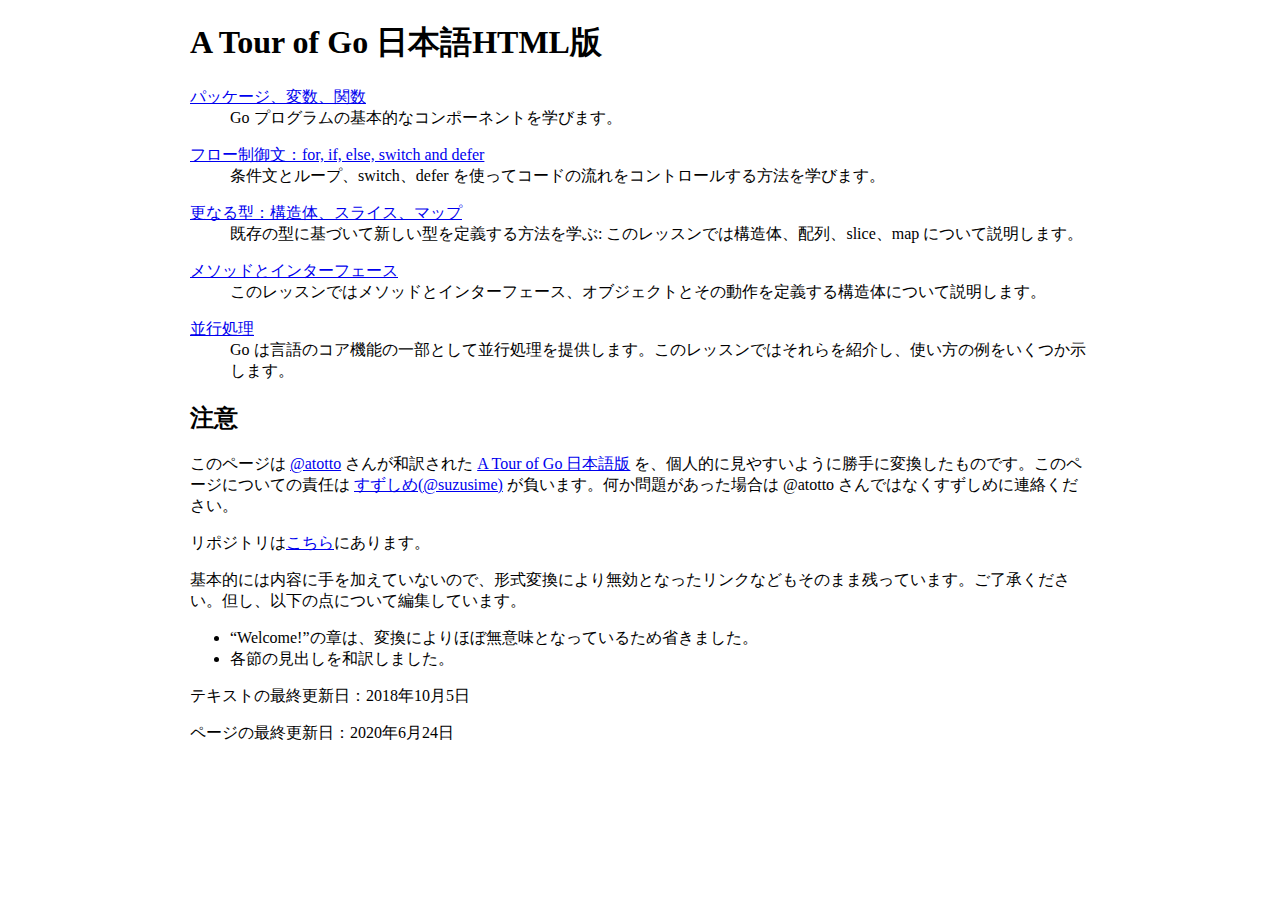
<file: html/index.html>
<!DOCTYPE html>
<html lang="ja">

<head>
    <meta charset="UTF-8">
    <title>A Tour of Go 日本語HTML版</title>
    <style>
        body {
            max-width: 900px;
            margin: 0 auto;
        }
    </style>
</head>

<body>
    <h1>A Tour of Go 日本語HTML版</h1>
    <dl>
        <dt><a href="basics.html">パッケージ、変数、関数</a></dt>
        <dd>Go プログラムの基本的なコンポーネントを学びます。</dd>
    </dl>
    <dl>
        <dt><a href="flowcontrol.html">フロー制御文：for, if, else, switch and defer</a></dt>
        <dd>条件文とループ、switch、defer を使ってコードの流れをコントロールする方法を学びます。</dd>
    </dl>
    <dl>
        <dt><a href="moretypes.html">更なる型：構造体、スライス、マップ</a></dt>
        <dd>既存の型に基づいて新しい型を定義する方法を学ぶ: このレッスンでは構造体、配列、slice、map について説明します。</dd>
    </dl>
    <dl>
        <dt><a href="methods.html">メソッドとインターフェース</a></dt>
        <dd>このレッスンではメソッドとインターフェース、オブジェクトとその動作を定義する構造体について説明します。</dd>
    </dl>
    <dl>
        <dt><a href="concurrency.html">並行処理</a></dt>
        <dd>Go は言語のコア機能の一部として並行処理を提供します。このレッスンではそれらを紹介し、使い方の例をいくつか示します。</dd>
    </dl>
    <h2>注意</h2>
    <p>このページは <a href="https://github.com/atotto">@atotto</a> さんが和訳された <a href="https://go-tour-jp.appspot.com/list">A
            Tour of Go 日本語版</a> を、個人的に見やすいように勝手に変換したものです。このページについての責任は <a
            href="https://github.com/atotto">すずしめ(@suzusime)</a> が負います。何か問題があった場合は @atotto
        さんではなくすずしめに連絡ください。</p>
    <p>リポジトリは<a href="https://github.com/suzusime/go-tour-jp">こちら</a>にあります。</p>
    <p>基本的には内容に手を加えていないので、形式変換により無効となったリンクなどもそのまま残っています。ご了承ください。但し、以下の点について編集しています。
    <ul>
        <li>“Welcome!”の章は、変換によりほぼ無意味となっているため省きました。</li>
        <li>各節の見出しを和訳しました。</li>
    </ul>
    </p>
    <p>テキストの最終更新日：2018年10月5日</p>
    <p>ページの最終更新日：2020年6月24日</p>
</body>

</html>
</file>
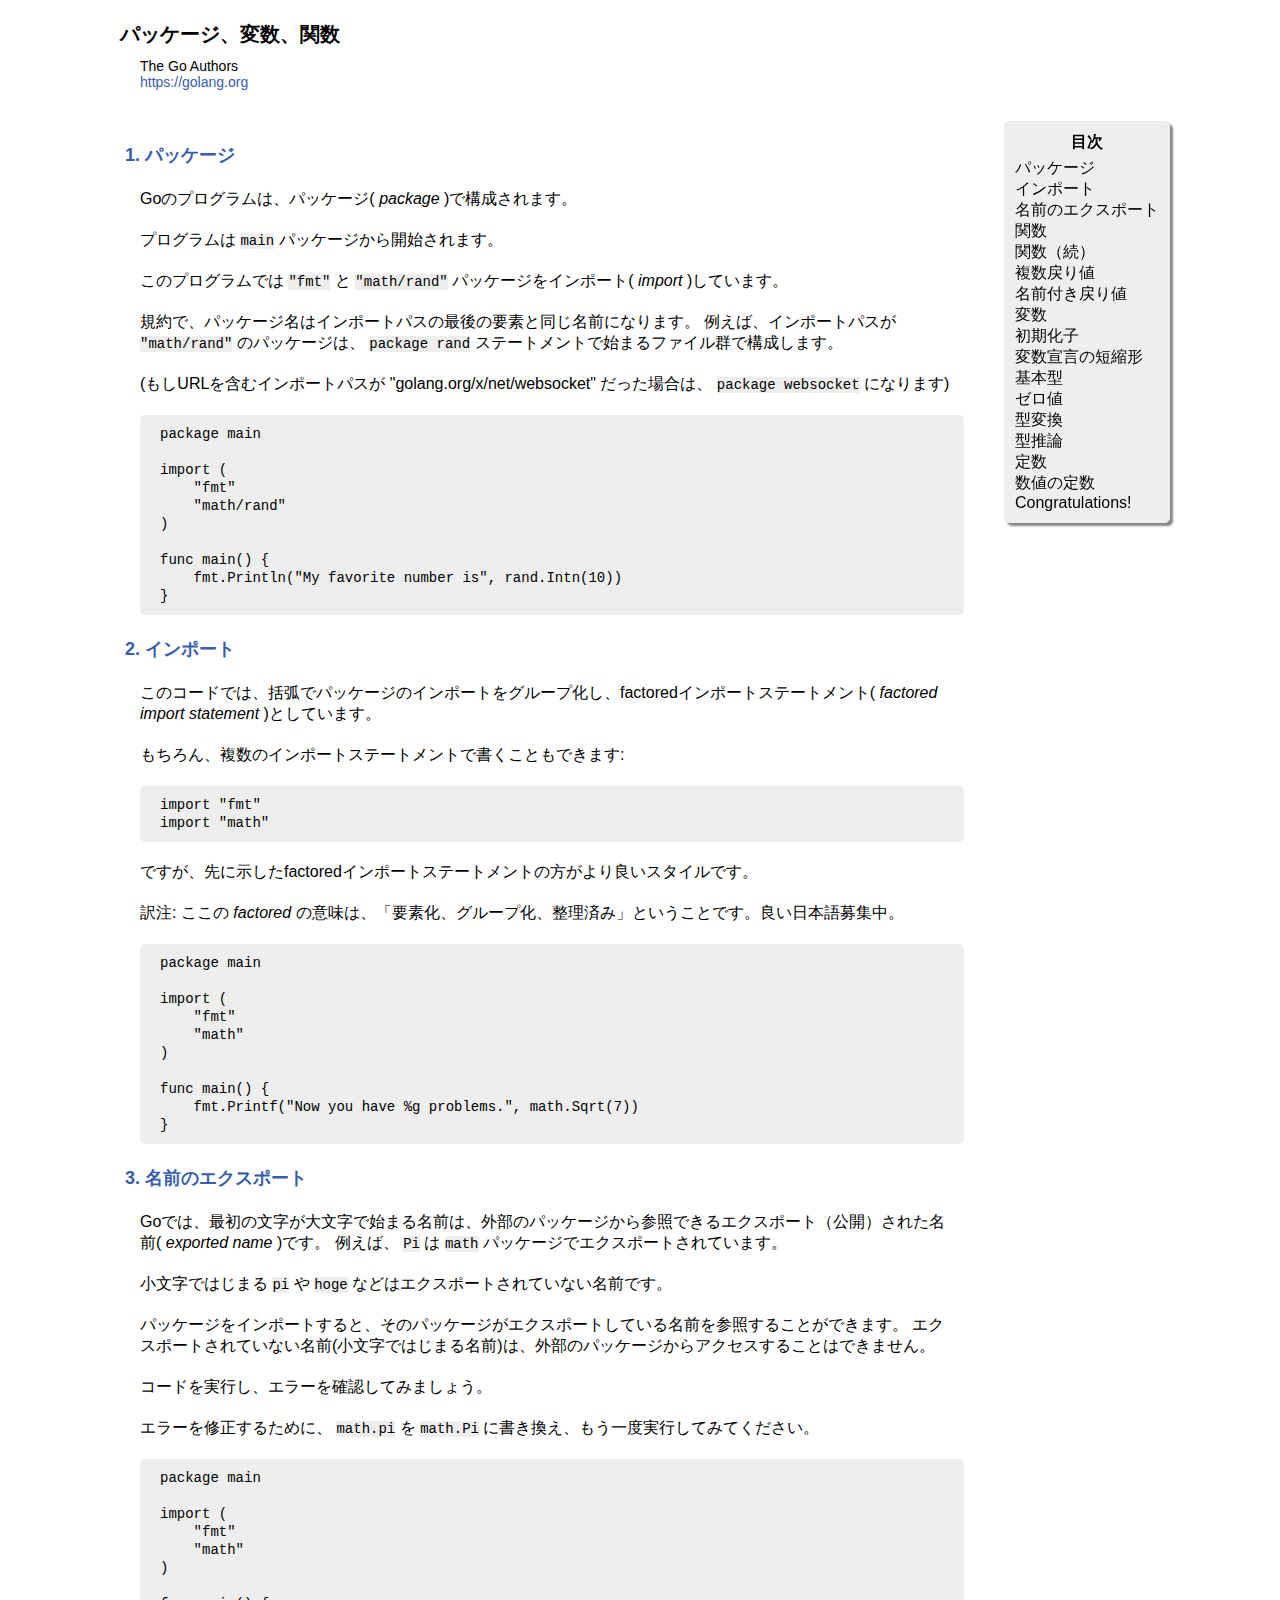
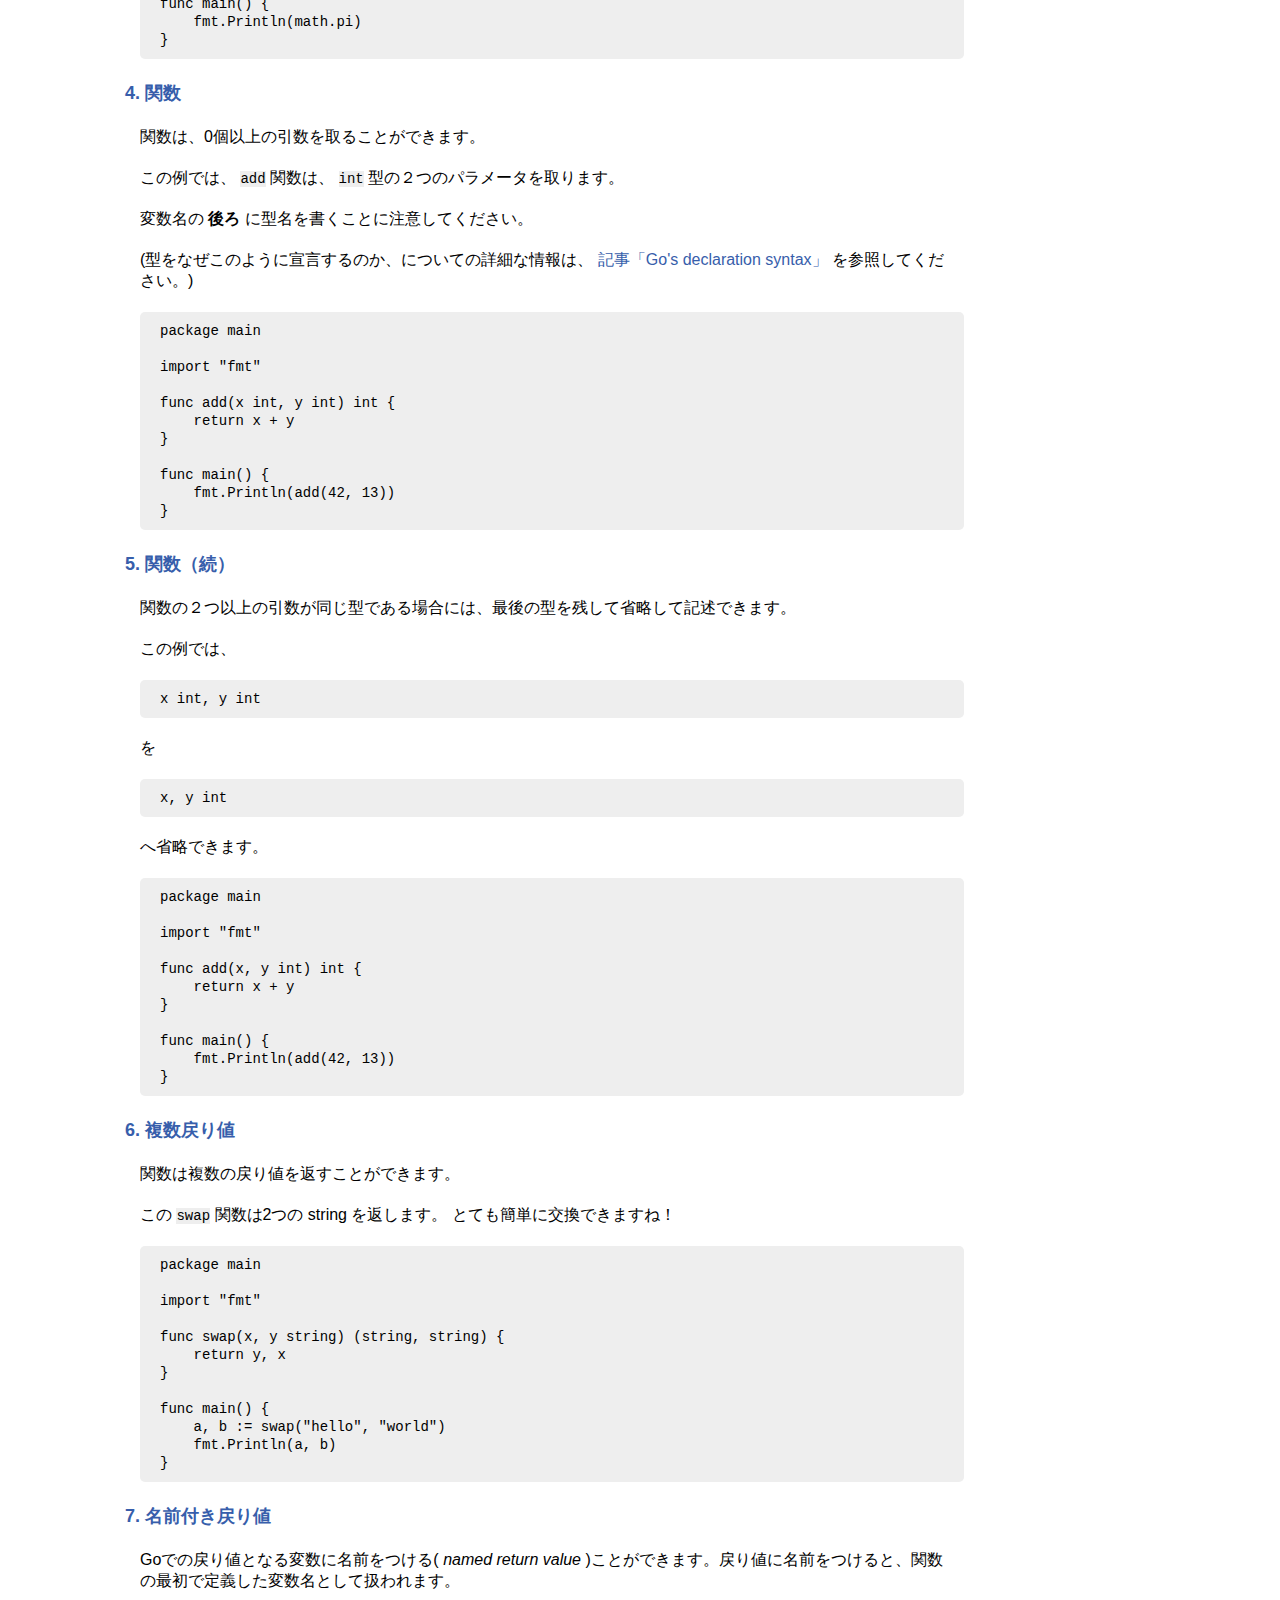
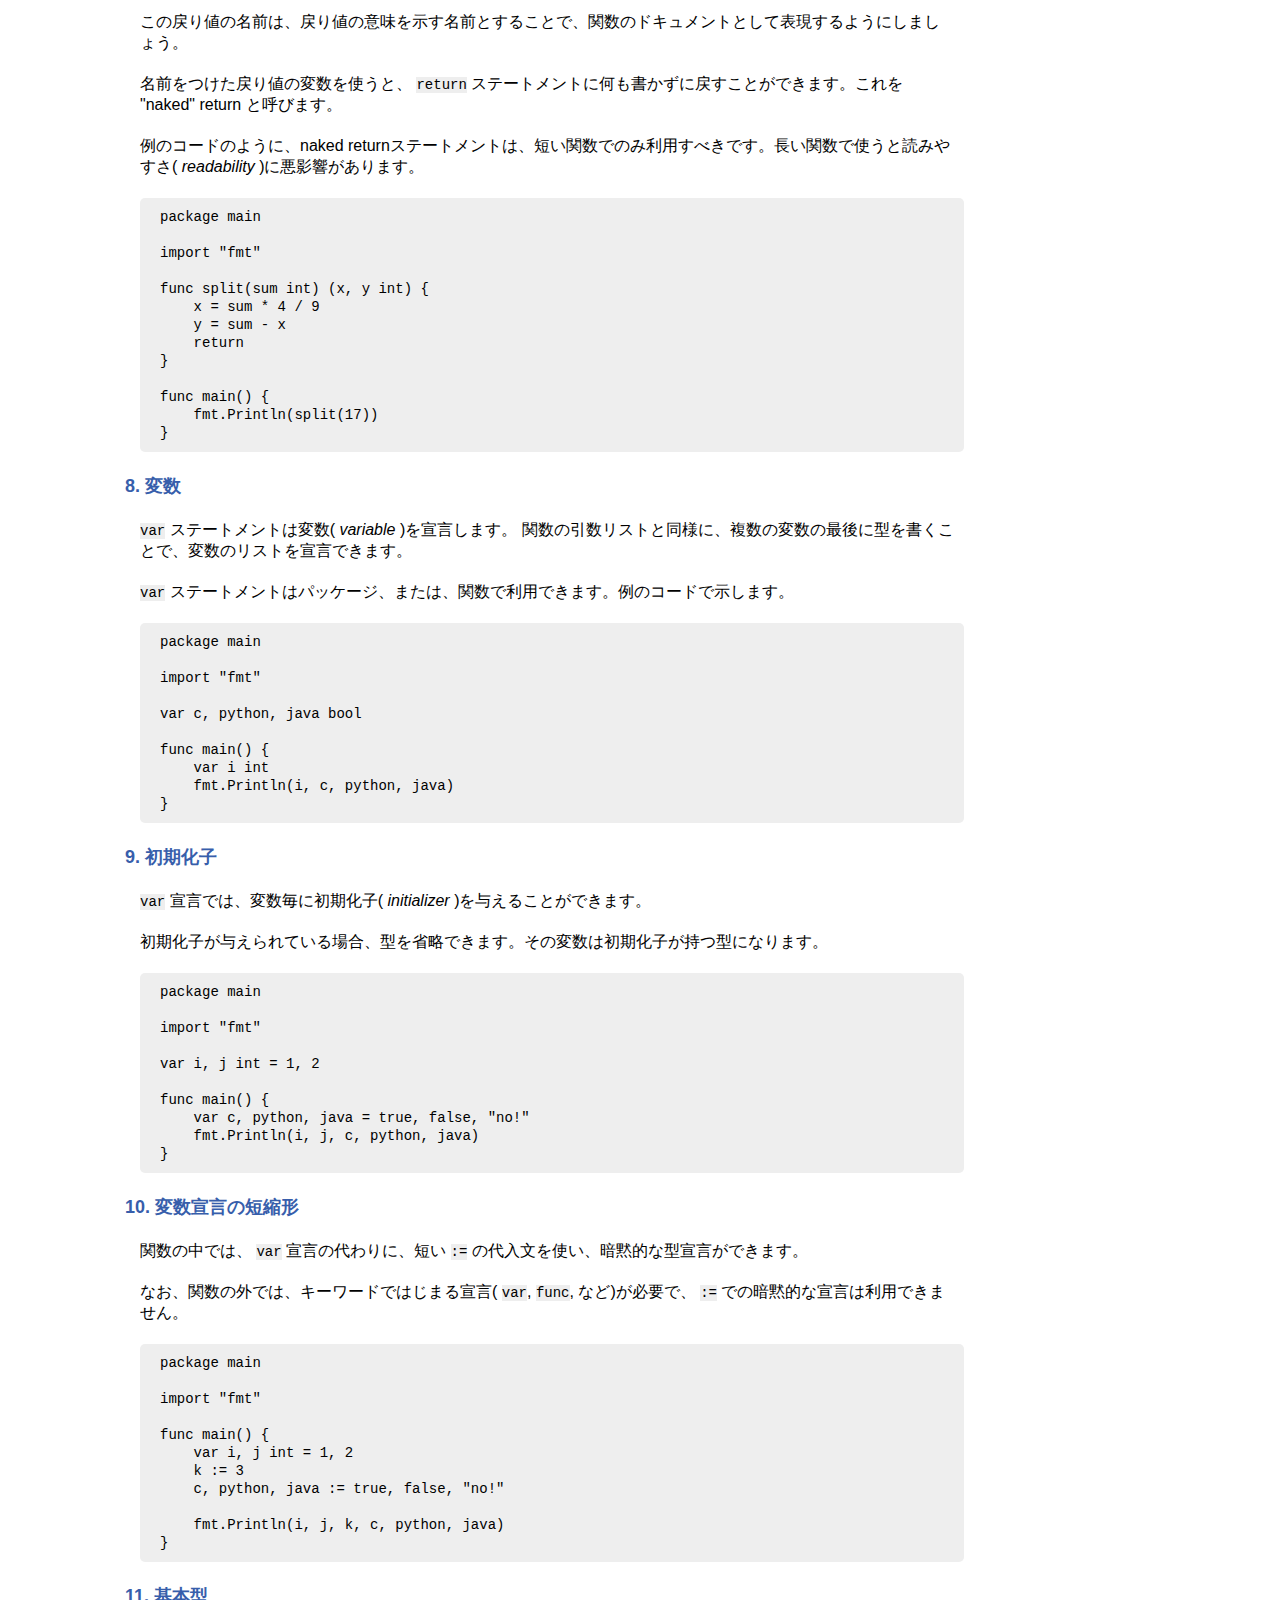
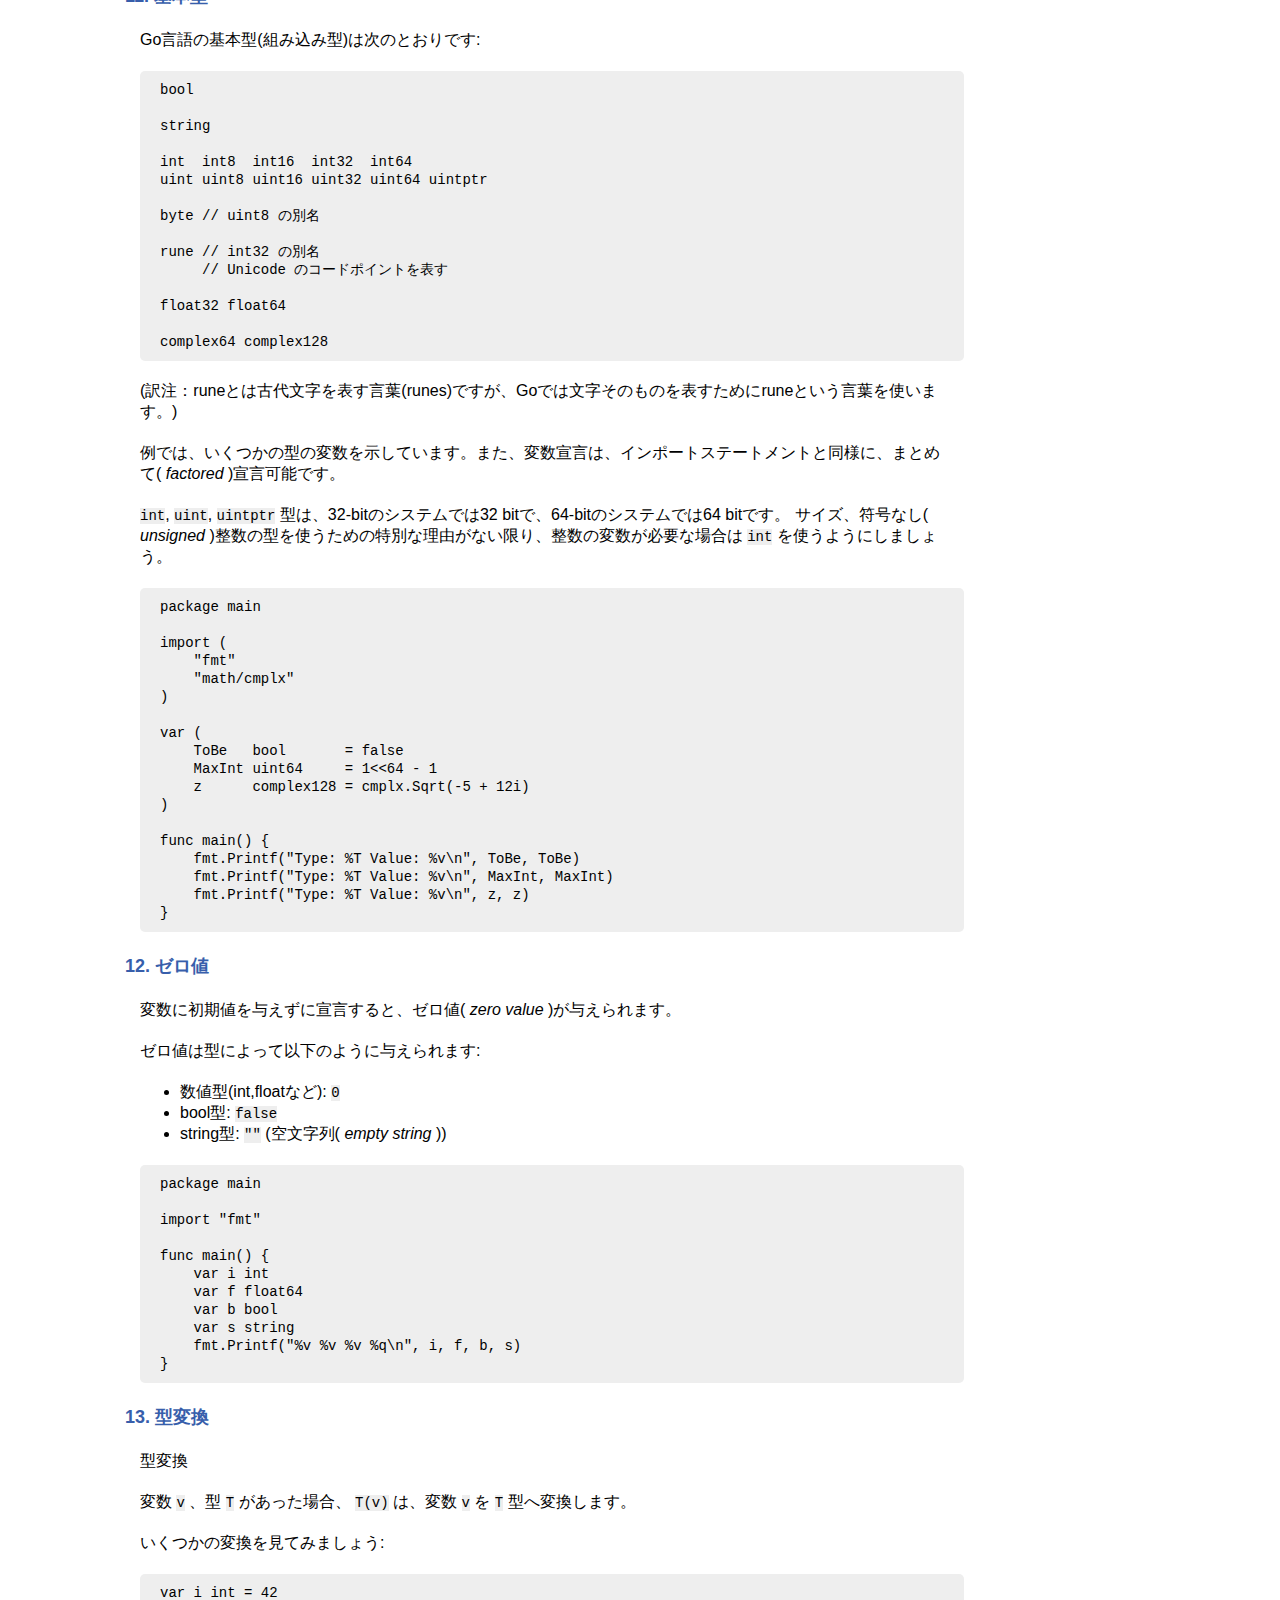
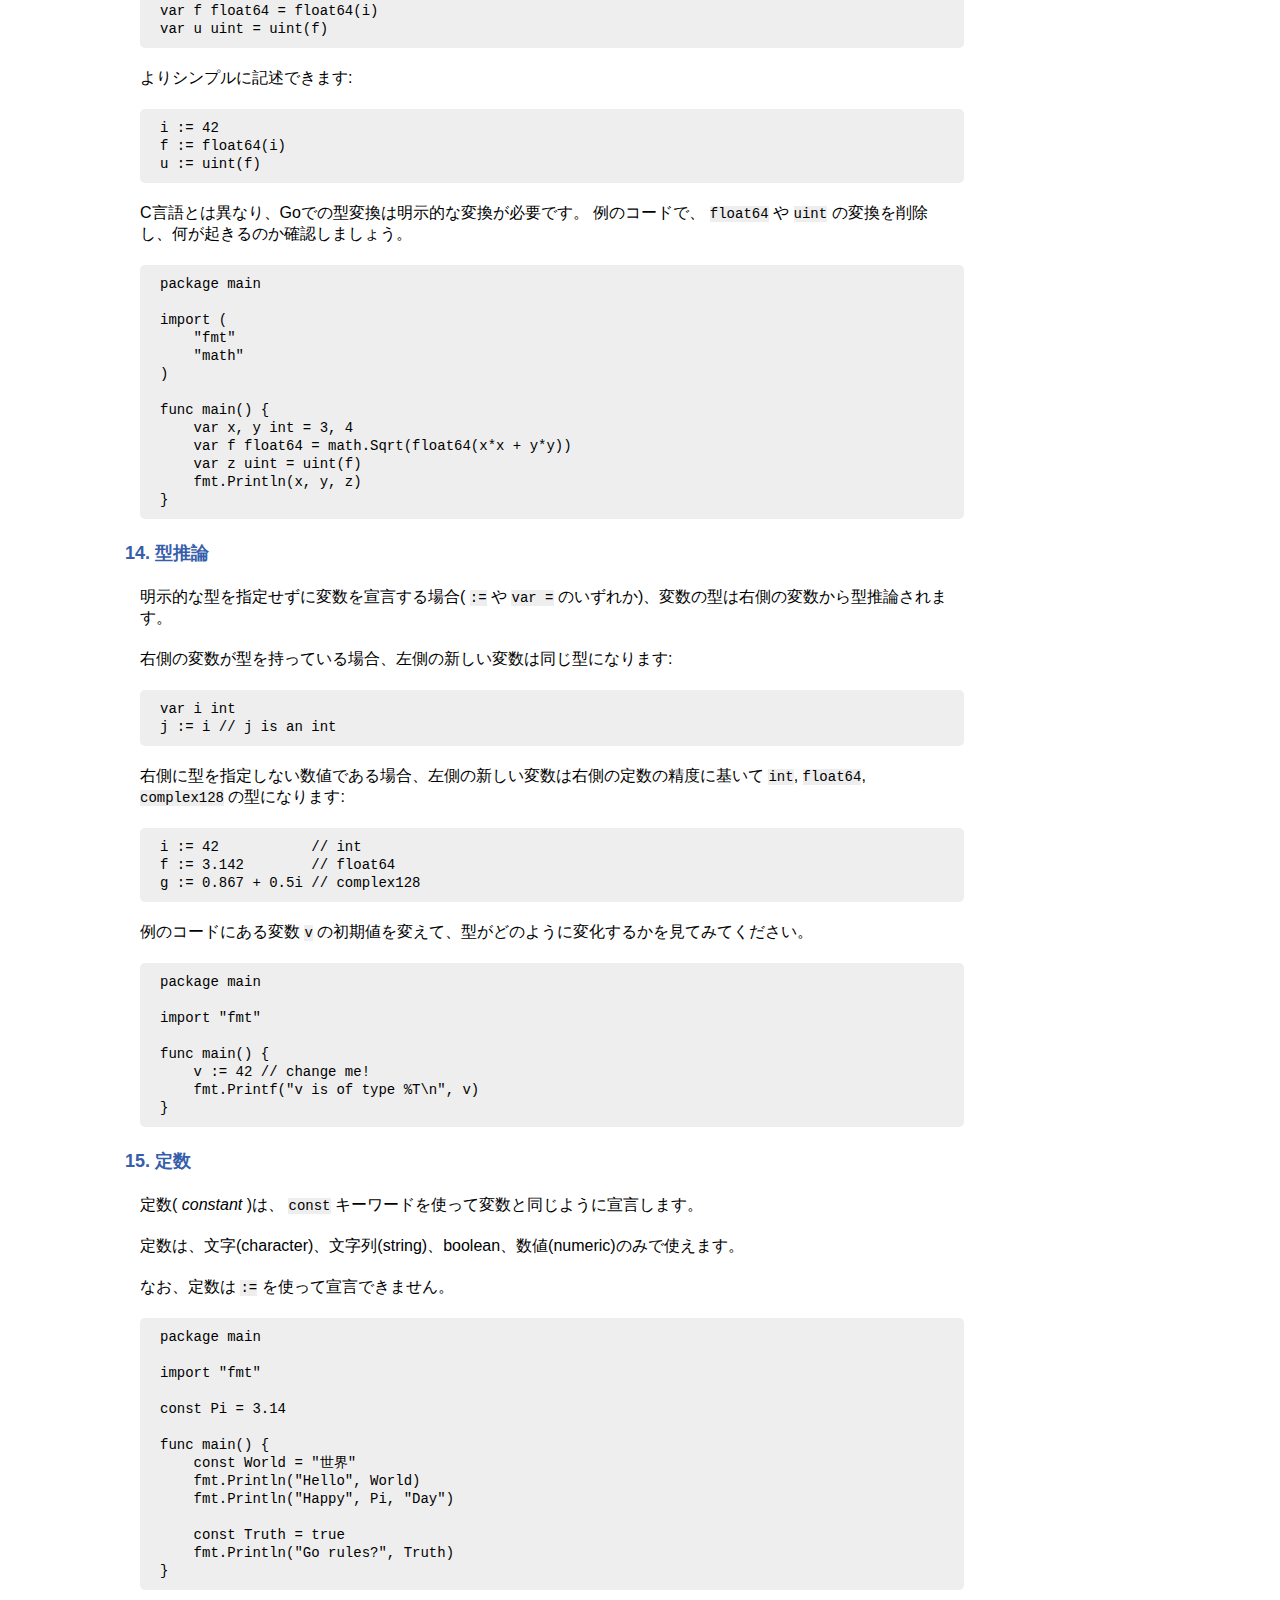
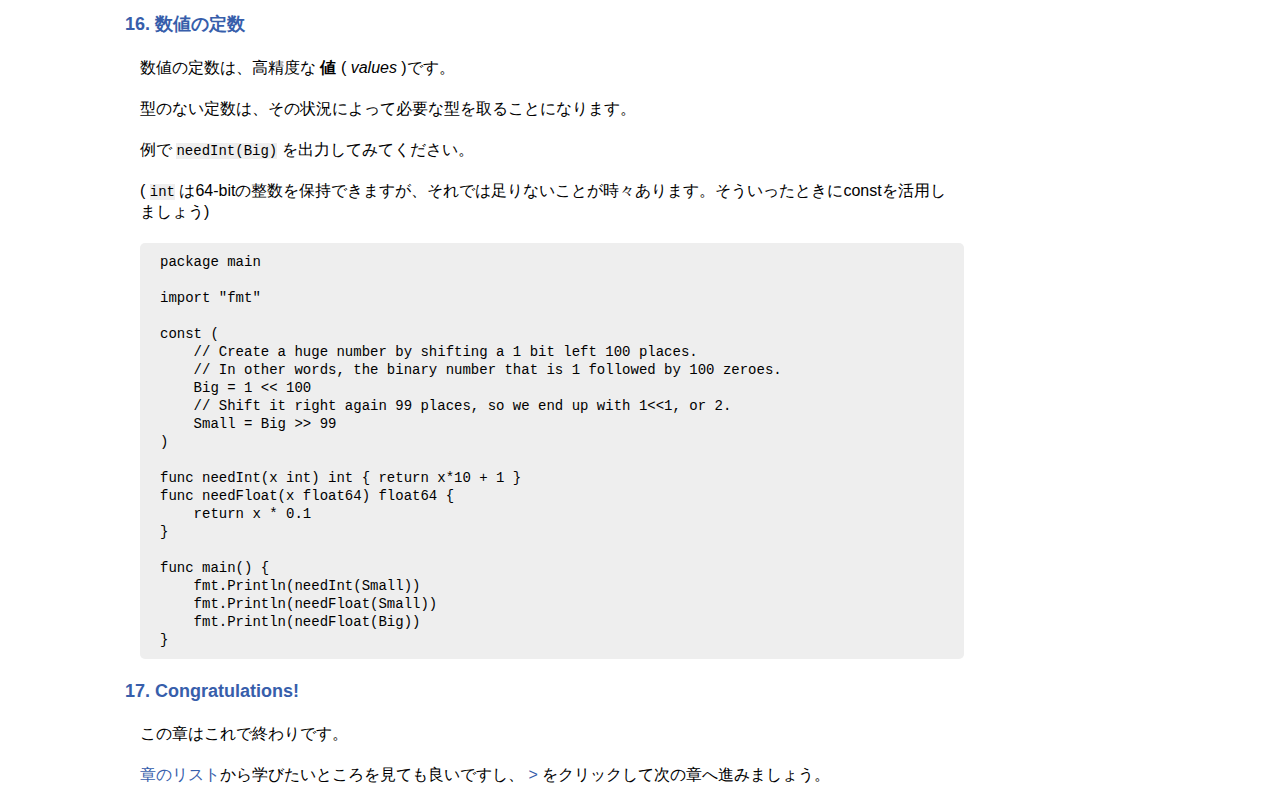
<file: html/basics.html>
<!DOCTYPE html>
<html>

<head>
  <title>パッケージ、変数、関数</title>
  <link type="text/css" rel="stylesheet" href="article.css">
  <meta charset='utf-8'>
  <script>

    if (window["location"] && window["location"]["hostname"] == "talks.golang.org") {
      var _gaq = _gaq || [];
      _gaq.push(["_setAccount", "UA-11222381-6"]);
      _gaq.push(["b._setAccount", "UA-49880327-6"]);
      window.trackPageview = function () {
        _gaq.push(["_trackPageview", location.pathname + location.hash]);
        _gaq.push(["b._trackPageview", location.pathname + location.hash]);
      };
      window.trackPageview();
      window.trackEvent = function (category, action, opt_label, opt_value, opt_noninteraction) {
        _gaq.push(["_trackEvent", category, action, opt_label, opt_value, opt_noninteraction]);
        _gaq.push(["b._trackEvent", category, action, opt_label, opt_value, opt_noninteraction]);
      };
    }
  </script>
</head>

<body>
  <div id="topbar" class="wide">
    <div class="container">
      <div id="heading">パッケージ、変数、関数


        <div class="author">


          <p>
            The Go Authors
          </p>

          <p class="link"><a href="https://golang.org" target="_blank">https://golang.org</a></p>
        </div>


      </div>
    </div>
  </div>
  <div id="page" class="wide">

    <div id="toc" class="no-print">
      <div id="tochead">目次</div>

      <ul class="toc-outer">

        <li><a href="#TOC_1.">パッケージ</a></li>


        <li><a href="#TOC_2.">インポート</a></li>


        <li><a href="#TOC_3.">名前のエクスポート</a></li>


        <li><a href="#TOC_4.">関数</a></li>


        <li><a href="#TOC_5.">関数（続）</a></li>


        <li><a href="#TOC_6.">複数戻り値</a></li>


        <li><a href="#TOC_7.">名前付き戻り値</a></li>


        <li><a href="#TOC_8.">変数</a></li>


        <li><a href="#TOC_9.">初期化子</a></li>


        <li><a href="#TOC_10.">変数宣言の短縮形</a></li>


        <li><a href="#TOC_11.">基本型</a></li>


        <li><a href="#TOC_12.">ゼロ値</a></li>


        <li><a href="#TOC_13.">型変換</a></li>


        <li><a href="#TOC_14.">型推論</a></li>


        <li><a href="#TOC_15.">定数</a></li>


        <li><a href="#TOC_16.">数値の定数</a></li>


        <li><a href="#TOC_17.">Congratulations!</a></li>


      </ul>

    </div>


    <div class="container">






      <h1 id="TOC_1.">1. パッケージ</h1>


      <p>
        Goのプログラムは、パッケージ( <i>package</i> )で構成されます。
      </p>



      <p>
        プログラムは <code>main</code> パッケージから開始されます。
      </p>



      <p>
        このプログラムでは <code>&#34;fmt&#34;</code> と <code>&#34;math/rand&#34;</code> パッケージをインポート( <i>import</i> )しています。
      </p>



      <p>
        規約で、パッケージ名はインポートパスの最後の要素と同じ名前になります。


        例えば、インポートパスが <code>&#34;math/rand&#34;</code> のパッケージは、 <code>package rand</code> ステートメントで始まるファイル群で構成します。
      </p>



      <p>
        (もしURLを含むインポートパスが &#34;golang.org/x/net/websocket&#34; だった場合は、 <code>package websocket</code> になります)
      </p>


      <div class="code">
        <pre><span num="3">package main</span>
<span num="4"></span>
<span num="5">import (</span>
<span num="6">    &#34;fmt&#34;</span>
<span num="7">    &#34;math/rand&#34;</span>
<span num="8">)</span>
<span num="9"></span>
<span num="10">func main() {</span>
<span num="11">    fmt.Println(&#34;My favorite number is&#34;, rand.Intn(10))</span>
<span num="12">}</span>
</pre>
      </div>




      <h1 id="TOC_2.">2. インポート</h1>


      <p>
        このコードでは、括弧でパッケージのインポートをグループ化し、factoredインポートステートメント( <i>factored import statement</i> )としています。
      </p>



      <p>
        もちろん、複数のインポートステートメントで書くこともできます:
      </p>



      <div class="code">
        <pre>import &#34;fmt&#34;
import &#34;math&#34;</pre>
      </div>



      <p>
        ですが、先に示したfactoredインポートステートメントの方がより良いスタイルです。
      </p>



      <p>
        訳注: ここの <i>factored</i> の意味は、「要素化、グループ化、整理済み」ということです。良い日本語募集中。
      </p>


      <div class="code">
        <pre><span num="3">package main</span>
<span num="4"></span>
<span num="5">import (</span>
<span num="6">    &#34;fmt&#34;</span>
<span num="7">    &#34;math&#34;</span>
<span num="8">)</span>
<span num="9"></span>
<span num="10">func main() {</span>
<span num="11">    fmt.Printf(&#34;Now you have %g problems.&#34;, math.Sqrt(7))</span>
<span num="12">}</span>
</pre>
      </div>




      <h1 id="TOC_3.">3. 名前のエクスポート</h1>


      <p>
        Goでは、最初の文字が大文字で始まる名前は、外部のパッケージから参照できるエクスポート（公開）された名前( <i>exported name</i> )です。


        例えば、 <code>Pi</code> は <code>math</code> パッケージでエクスポートされています。
      </p>



      <p>
        小文字ではじまる <code>pi</code> や <code>hoge</code> などはエクスポートされていない名前です。
      </p>



      <p>
        パッケージをインポートすると、そのパッケージがエクスポートしている名前を参照することができます。


        エクスポートされていない名前(小文字ではじまる名前)は、外部のパッケージからアクセスすることはできません。
      </p>



      <p>
        コードを実行し、エラーを確認してみましょう。
      </p>



      <p>
        エラーを修正するために、 <code>math.pi</code> を <code>math.Pi</code> に書き換え、もう一度実行してみてください。
      </p>


      <div class="code">
        <pre><span num="3">package main</span>
<span num="4"></span>
<span num="5">import (</span>
<span num="6">    &#34;fmt&#34;</span>
<span num="7">    &#34;math&#34;</span>
<span num="8">)</span>
<span num="9"></span>
<span num="10">func main() {</span>
<span num="11">    fmt.Println(math.pi)</span>
<span num="12">}</span>
</pre>
      </div>




      <h1 id="TOC_4.">4. 関数</h1>


      <p>
        関数は、0個以上の引数を取ることができます。
      </p>



      <p>
        この例では、 <code>add</code> 関数は、 <code>int</code> 型の２つのパラメータを取ります。
      </p>



      <p>
        変数名の <b>後ろ</b> に型名を書くことに注意してください。
      </p>



      <p>
        (型をなぜこのように宣言するのか、についての詳細な情報は、 <a href="https://blog.golang.org/gos-declaration-syntax"
          target="_blank">記事「Go&#39;s declaration syntax」</a> を参照してください。)
      </p>


      <div class="code">
        <pre><span num="3">package main</span>
<span num="4"></span>
<span num="5">import &#34;fmt&#34;</span>
<span num="6"></span>
<span num="7">func add(x int, y int) int {</span>
<span num="8">    return x &#43; y</span>
<span num="9">}</span>
<span num="10"></span>
<span num="11">func main() {</span>
<span num="12">    fmt.Println(add(42, 13))</span>
<span num="13">}</span>
</pre>
      </div>




      <h1 id="TOC_5.">5. 関数（続）</h1>


      <p>
        関数の２つ以上の引数が同じ型である場合には、最後の型を残して省略して記述できます。
      </p>



      <p>
        この例では、
      </p>



      <div class="code">
        <pre>x int, y int</pre>
      </div>



      <p>
        を
      </p>



      <div class="code">
        <pre>x, y int</pre>
      </div>



      <p>
        へ省略できます。
      </p>


      <div class="code">
        <pre><span num="3">package main</span>
<span num="4"></span>
<span num="5">import &#34;fmt&#34;</span>
<span num="6"></span>
<span num="7">func add(x, y int) int {</span>
<span num="8">    return x &#43; y</span>
<span num="9">}</span>
<span num="10"></span>
<span num="11">func main() {</span>
<span num="12">    fmt.Println(add(42, 13))</span>
<span num="13">}</span>
</pre>
      </div>




      <h1 id="TOC_6.">6. 複数戻り値</h1>


      <p>
        関数は複数の戻り値を返すことができます。
      </p>



      <p>
        この <code>swap</code> 関数は2つの string を返します。


        とても簡単に交換できますね！
      </p>


      <div class="code">
        <pre><span num="3">package main</span>
<span num="4"></span>
<span num="5">import &#34;fmt&#34;</span>
<span num="6"></span>
<span num="7">func swap(x, y string) (string, string) {</span>
<span num="8">    return y, x</span>
<span num="9">}</span>
<span num="10"></span>
<span num="11">func main() {</span>
<span num="12">    a, b := swap(&#34;hello&#34;, &#34;world&#34;)</span>
<span num="13">    fmt.Println(a, b)</span>
<span num="14">}</span>
</pre>
      </div>




      <h1 id="TOC_7.">7. 名前付き戻り値</h1>


      <p>
        Goでの戻り値となる変数に名前をつける( <i>named return value</i> )ことができます。戻り値に名前をつけると、関数の最初で定義した変数名として扱われます。
      </p>



      <p>
        この戻り値の名前は、戻り値の意味を示す名前とすることで、関数のドキュメントとして表現するようにしましょう。
      </p>



      <p>
        名前をつけた戻り値の変数を使うと、 <code>return</code> ステートメントに何も書かずに戻すことができます。これを &#34;naked&#34; return と呼びます。
      </p>



      <p>
        例のコードのように、naked returnステートメントは、短い関数でのみ利用すべきです。長い関数で使うと読みやすさ( <i>readability</i> )に悪影響があります。
      </p>


      <div class="code">
        <pre><span num="3">package main</span>
<span num="4"></span>
<span num="5">import &#34;fmt&#34;</span>
<span num="6"></span>
<span num="7">func split(sum int) (x, y int) {</span>
<span num="8">    x = sum * 4 / 9</span>
<span num="9">    y = sum - x</span>
<span num="10">    return</span>
<span num="11">}</span>
<span num="12"></span>
<span num="13">func main() {</span>
<span num="14">    fmt.Println(split(17))</span>
<span num="15">}</span>
</pre>
      </div>




      <h1 id="TOC_8.">8. 変数</h1>


      <p>
        <code>var</code> ステートメントは変数( <i>variable</i> )を宣言します。


        関数の引数リストと同様に、複数の変数の最後に型を書くことで、変数のリストを宣言できます。
      </p>



      <p>
        <code>var</code> ステートメントはパッケージ、または、関数で利用できます。例のコードで示します。
      </p>


      <div class="code">
        <pre><span num="3">package main</span>
<span num="4"></span>
<span num="5">import &#34;fmt&#34;</span>
<span num="6"></span>
<span num="7">var c, python, java bool</span>
<span num="8"></span>
<span num="9">func main() {</span>
<span num="10">    var i int</span>
<span num="11">    fmt.Println(i, c, python, java)</span>
<span num="12">}</span>
</pre>
      </div>




      <h1 id="TOC_9.">9. 初期化子</h1>


      <p>
        <code>var</code> 宣言では、変数毎に初期化子( <i>initializer</i> )を与えることができます。
      </p>



      <p>
        初期化子が与えられている場合、型を省略できます。その変数は初期化子が持つ型になります。
      </p>


      <div class="code">
        <pre><span num="3">package main</span>
<span num="4"></span>
<span num="5">import &#34;fmt&#34;</span>
<span num="6"></span>
<span num="7">var i, j int = 1, 2</span>
<span num="8"></span>
<span num="9">func main() {</span>
<span num="10">    var c, python, java = true, false, &#34;no!&#34;</span>
<span num="11">    fmt.Println(i, j, c, python, java)</span>
<span num="12">}</span>
</pre>
      </div>




      <h1 id="TOC_10.">10. 変数宣言の短縮形</h1>


      <p>
        関数の中では、 <code>var</code> 宣言の代わりに、短い <code>:=</code> の代入文を使い、暗黙的な型宣言ができます。
      </p>



      <p>
        なお、関数の外では、キーワードではじまる宣言( <code>var</code>, <code>func</code>, など)が必要で、 <code>:=</code> での暗黙的な宣言は利用できません。
      </p>


      <div class="code">
        <pre><span num="3">package main</span>
<span num="4"></span>
<span num="5">import &#34;fmt&#34;</span>
<span num="6"></span>
<span num="7">func main() {</span>
<span num="8">    var i, j int = 1, 2</span>
<span num="9">    k := 3</span>
<span num="10">    c, python, java := true, false, &#34;no!&#34;</span>
<span num="11"></span>
<span num="12">    fmt.Println(i, j, k, c, python, java)</span>
<span num="13">}</span>
</pre>
      </div>




      <h1 id="TOC_11.">11. 基本型</h1>


      <p>
        Go言語の基本型(組み込み型)は次のとおりです:
      </p>



      <div class="code">
        <pre>bool

string

int  int8  int16  int32  int64
uint uint8 uint16 uint32 uint64 uintptr

byte // uint8 の別名

rune // int32 の別名
     // Unicode のコードポイントを表す

float32 float64

complex64 complex128</pre>
      </div>



      <p>
        (訳注：runeとは古代文字を表す言葉(runes)ですが、Goでは文字そのものを表すためにruneという言葉を使います。)
      </p>



      <p>
        例では、いくつかの型の変数を示しています。また、変数宣言は、インポートステートメントと同様に、まとめて( <i>factored</i> )宣言可能です。
      </p>



      <p>
        <code>int</code>, <code>uint</code>, <code>uintptr</code> 型は、32-bitのシステムでは32 bitで、64-bitのシステムでは64 bitです。


        サイズ、符号なし( <i>unsigned</i> )整数の型を使うための特別な理由がない限り、整数の変数が必要な場合は <code>int</code> を使うようにしましょう。
      </p>


      <div class="code">
        <pre><span num="3">package main</span>
<span num="4"></span>
<span num="5">import (</span>
<span num="6">    &#34;fmt&#34;</span>
<span num="7">    &#34;math/cmplx&#34;</span>
<span num="8">)</span>
<span num="9"></span>
<span num="10">var (</span>
<span num="11">    ToBe   bool       = false</span>
<span num="12">    MaxInt uint64     = 1&lt;&lt;64 - 1</span>
<span num="13">    z      complex128 = cmplx.Sqrt(-5 &#43; 12i)</span>
<span num="14">)</span>
<span num="15"></span>
<span num="16">func main() {</span>
<span num="17">    fmt.Printf(&#34;Type: %T Value: %v\n&#34;, ToBe, ToBe)</span>
<span num="18">    fmt.Printf(&#34;Type: %T Value: %v\n&#34;, MaxInt, MaxInt)</span>
<span num="19">    fmt.Printf(&#34;Type: %T Value: %v\n&#34;, z, z)</span>
<span num="20">}</span>
</pre>
      </div>




      <h1 id="TOC_12.">12. ゼロ値</h1>


      <p>
        変数に初期値を与えずに宣言すると、ゼロ値( <i>zero value</i> )が与えられます。
      </p>



      <p>
        ゼロ値は型によって以下のように与えられます:
      </p>


      <ul>

        <li>数値型(int,floatなど): <code>0</code></li>

        <li>bool型: <code>false</code></li>

        <li>string型: <code>&#34;&#34;</code> (空文字列( <i>empty string</i> ))</li>

      </ul>

      <div class="code">
        <pre><span num="3">package main</span>
<span num="4"></span>
<span num="5">import &#34;fmt&#34;</span>
<span num="6"></span>
<span num="7">func main() {</span>
<span num="8">    var i int</span>
<span num="9">    var f float64</span>
<span num="10">    var b bool</span>
<span num="11">    var s string</span>
<span num="12">    fmt.Printf(&#34;%v %v %v %q\n&#34;, i, f, b, s)</span>
<span num="13">}</span>
</pre>
      </div>




      <h1 id="TOC_13.">13. 型変換</h1>


      <p>
        型変換
      </p>



      <p>
        変数 <code>v</code> 、型 <code>T</code> があった場合、 <code>T(v)</code> は、変数 <code>v</code> を <code>T</code> 型へ変換します。
      </p>



      <p>
        いくつかの変換を見てみましょう:
      </p>



      <div class="code">
        <pre>var i int = 42
var f float64 = float64(i)
var u uint = uint(f)</pre>
      </div>



      <p>
        よりシンプルに記述できます:
      </p>



      <div class="code">
        <pre>i := 42
f := float64(i)
u := uint(f)</pre>
      </div>



      <p>
        C言語とは異なり、Goでの型変換は明示的な変換が必要です。


        例のコードで、 <code>float64</code> や <code>uint</code> の変換を削除し、何が起きるのか確認しましょう。
      </p>


      <div class="code">
        <pre><span num="3">package main</span>
<span num="4"></span>
<span num="5">import (</span>
<span num="6">    &#34;fmt&#34;</span>
<span num="7">    &#34;math&#34;</span>
<span num="8">)</span>
<span num="9"></span>
<span num="10">func main() {</span>
<span num="11">    var x, y int = 3, 4</span>
<span num="12">    var f float64 = math.Sqrt(float64(x*x &#43; y*y))</span>
<span num="13">    var z uint = uint(f)</span>
<span num="14">    fmt.Println(x, y, z)</span>
<span num="15">}</span>
</pre>
      </div>




      <h1 id="TOC_14.">14. 型推論</h1>


      <p>
        明示的な型を指定せずに変数を宣言する場合( <code>:=</code> や <code>var =</code> のいずれか)、変数の型は右側の変数から型推論されます。
      </p>



      <p>
        右側の変数が型を持っている場合、左側の新しい変数は同じ型になります:
      </p>



      <div class="code">
        <pre>var i int
j := i // j is an int</pre>
      </div>



      <p>
        右側に型を指定しない数値である場合、左側の新しい変数は右側の定数の精度に基いて <code>int</code>, <code>float64</code>, <code>complex128</code> の型になります:
      </p>



      <div class="code">
        <pre>i := 42           // int
f := 3.142        // float64
g := 0.867 &#43; 0.5i // complex128</pre>
      </div>



      <p>
        例のコードにある変数 <code>v</code> の初期値を変えて、型がどのように変化するかを見てみてください。
      </p>


      <div class="code">
        <pre><span num="3">package main</span>
<span num="4"></span>
<span num="5">import &#34;fmt&#34;</span>
<span num="6"></span>
<span num="7">func main() {</span>
<span num="8">    v := 42 // change me!</span>
<span num="9">    fmt.Printf(&#34;v is of type %T\n&#34;, v)</span>
<span num="10">}</span>
</pre>
      </div>




      <h1 id="TOC_15.">15. 定数</h1>


      <p>
        定数( <i>constant</i> )は、 <code>const</code> キーワードを使って変数と同じように宣言します。
      </p>



      <p>
        定数は、文字(character)、文字列(string)、boolean、数値(numeric)のみで使えます。
      </p>



      <p>
        なお、定数は <code>:=</code> を使って宣言できません。
      </p>


      <div class="code">
        <pre><span num="3">package main</span>
<span num="4"></span>
<span num="5">import &#34;fmt&#34;</span>
<span num="6"></span>
<span num="7">const Pi = 3.14</span>
<span num="8"></span>
<span num="9">func main() {</span>
<span num="10">    const World = &#34;世界&#34;</span>
<span num="11">    fmt.Println(&#34;Hello&#34;, World)</span>
<span num="12">    fmt.Println(&#34;Happy&#34;, Pi, &#34;Day&#34;)</span>
<span num="13"></span>
<span num="14">    const Truth = true</span>
<span num="15">    fmt.Println(&#34;Go rules?&#34;, Truth)</span>
<span num="16">}</span>
</pre>
      </div>




      <h1 id="TOC_16.">16. 数値の定数</h1>


      <p>
        数値の定数は、高精度な <b>値</b> ( <i>values</i> )です。
      </p>



      <p>
        型のない定数は、その状況によって必要な型を取ることになります。
      </p>



      <p>
        例で <code>needInt(Big)</code> を出力してみてください。
      </p>



      <p>
        ( <code>int</code> は64-bitの整数を保持できますが、それでは足りないことが時々あります。そういったときにconstを活用しましょう)
      </p>


      <div class="code">
        <pre><span num="3">package main</span>
<span num="4"></span>
<span num="5">import &#34;fmt&#34;</span>
<span num="6"></span>
<span num="7">const (</span>
<span num="8">    // Create a huge number by shifting a 1 bit left 100 places.</span>
<span num="9">    // In other words, the binary number that is 1 followed by 100 zeroes.</span>
<span num="10">    Big = 1 &lt;&lt; 100</span>
<span num="11">    // Shift it right again 99 places, so we end up with 1&lt;&lt;1, or 2.</span>
<span num="12">    Small = Big &gt;&gt; 99</span>
<span num="13">)</span>
<span num="14"></span>
<span num="15">func needInt(x int) int { return x*10 &#43; 1 }</span>
<span num="16">func needFloat(x float64) float64 {</span>
<span num="17">    return x * 0.1</span>
<span num="18">}</span>
<span num="19"></span>
<span num="20">func main() {</span>
<span num="21">    fmt.Println(needInt(Small))</span>
<span num="22">    fmt.Println(needFloat(Small))</span>
<span num="23">    fmt.Println(needFloat(Big))</span>
<span num="24">}</span>
</pre>
      </div>




      <h1 id="TOC_17.">17. Congratulations!</h1>


      <p>
        この章はこれで終わりです。
      </p>



      <p>
        <a href="/list" target="_self">章のリスト</a>から学びたいところを見ても良いですし、


        <a href="javascript:click(&#39;.next-page&#39;)" target="_self">&gt;</a> をクリックして次の章へ進みましょう。
      </p>





    </div>
  </div>



  <script>
    (function () {

      if (window["location"] && window["location"]["hostname"] == "talks.golang.org") {
        var ga = document.createElement("script"); ga.type = "text/javascript"; ga.async = true;
        ga.src = ("https:" == document.location.protocol ? "https://ssl" : "http://www") + ".google-analytics.com/ga.js";
        var s = document.getElementsByTagName("script")[0]; s.parentNode.insertBefore(ga, s);
      }
    })();
  </script>
</body>

</html>
</file>
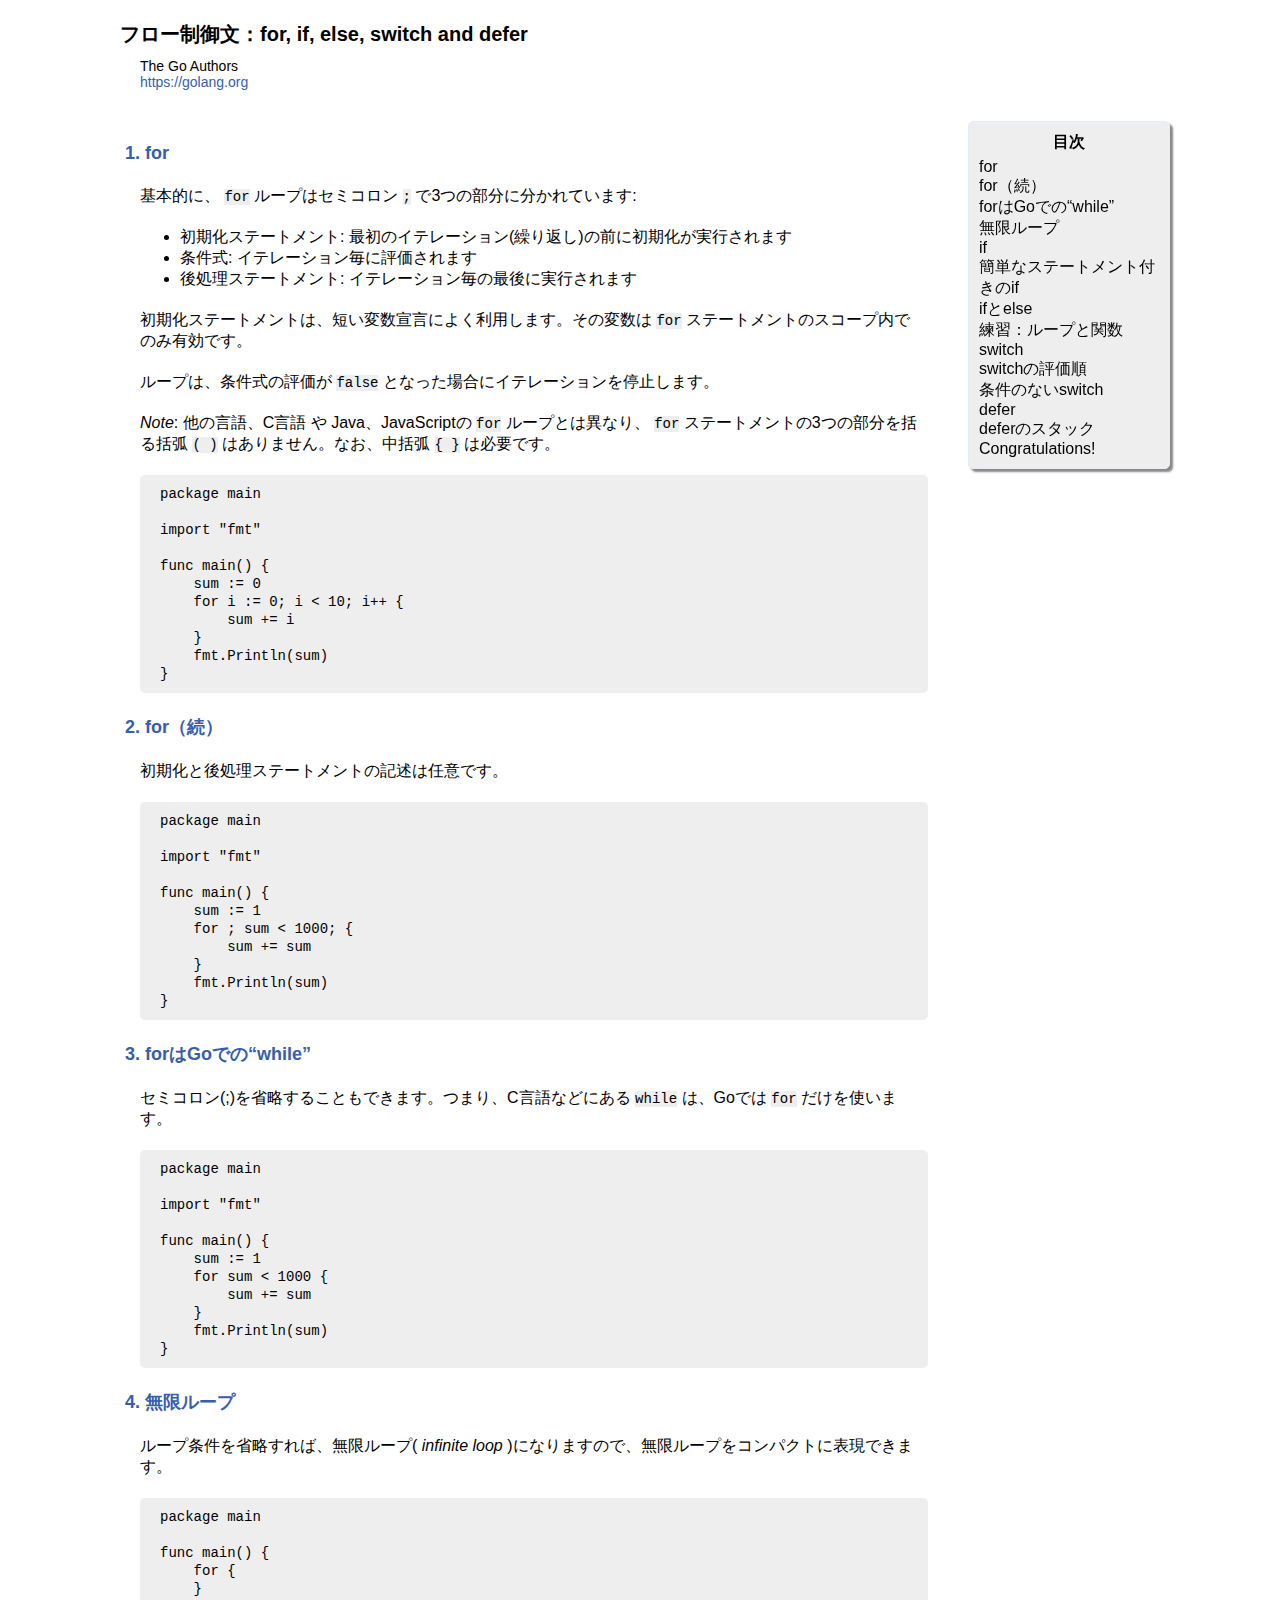
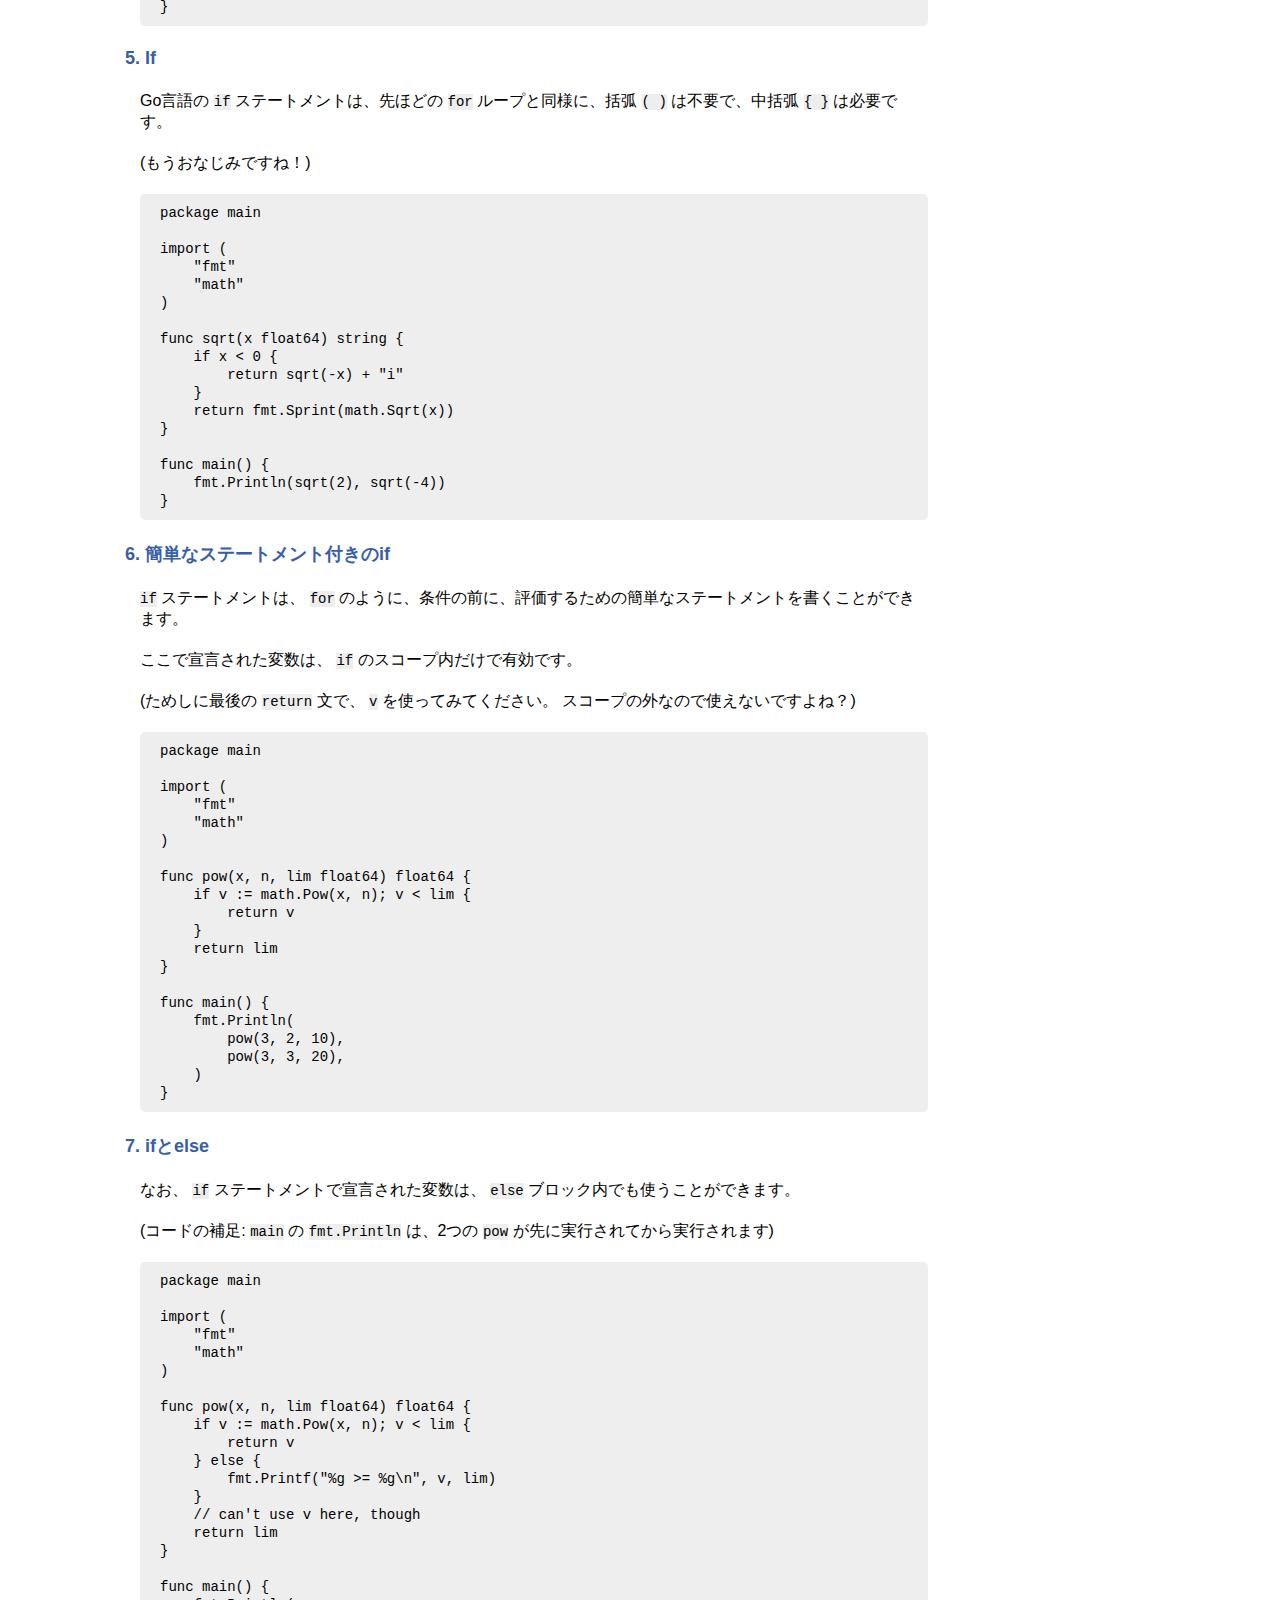
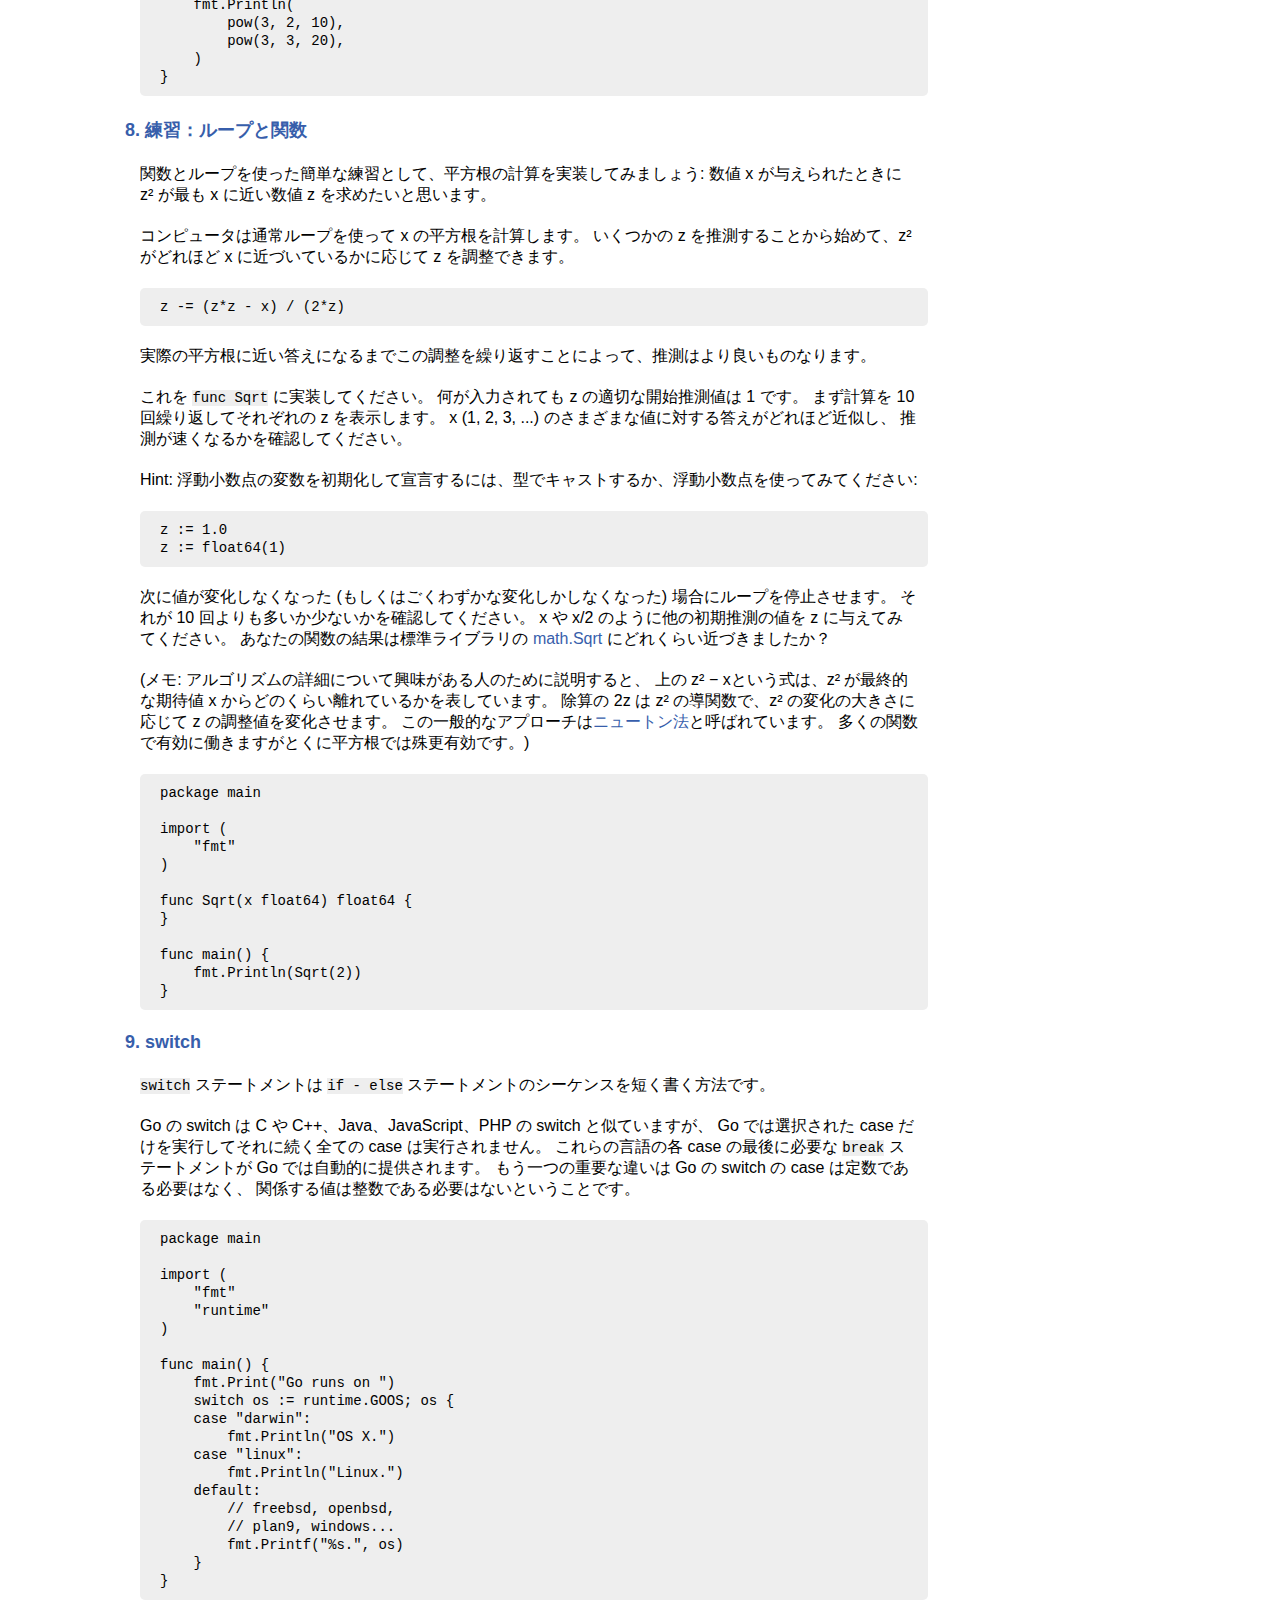
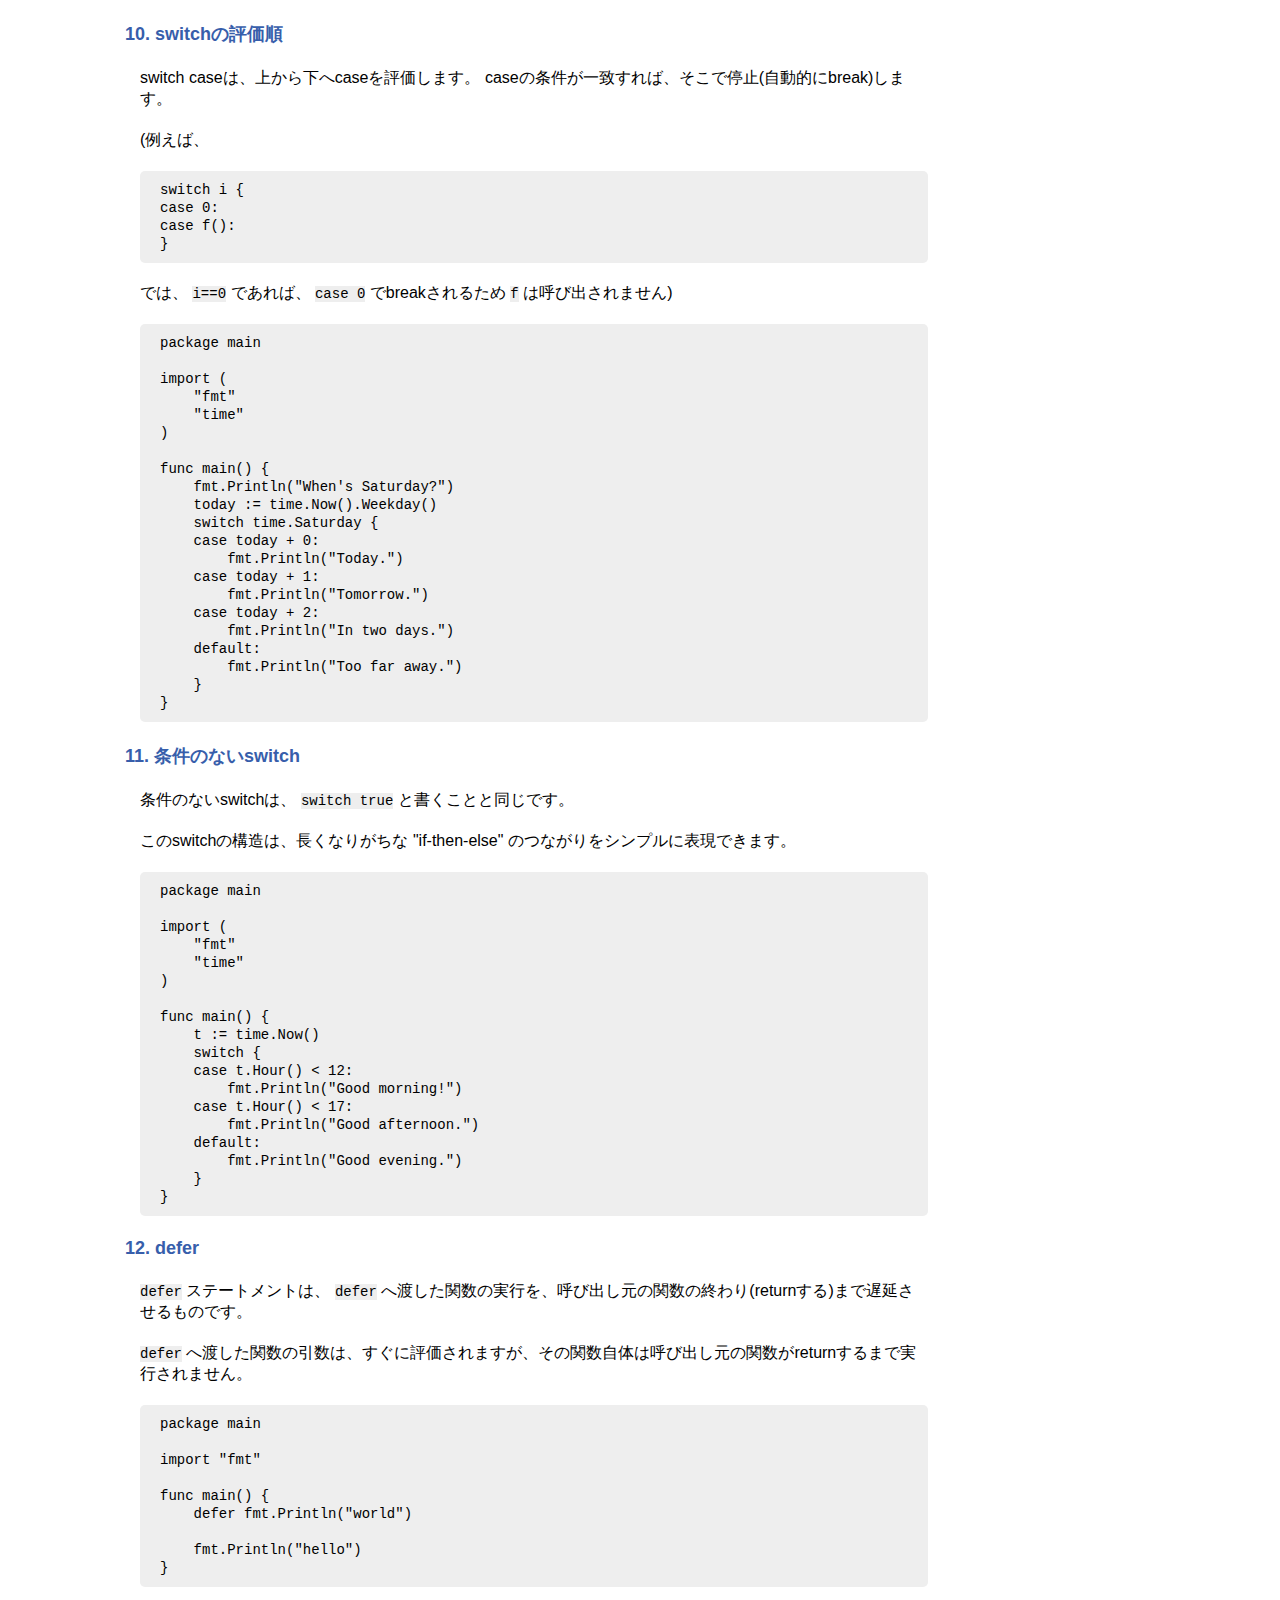
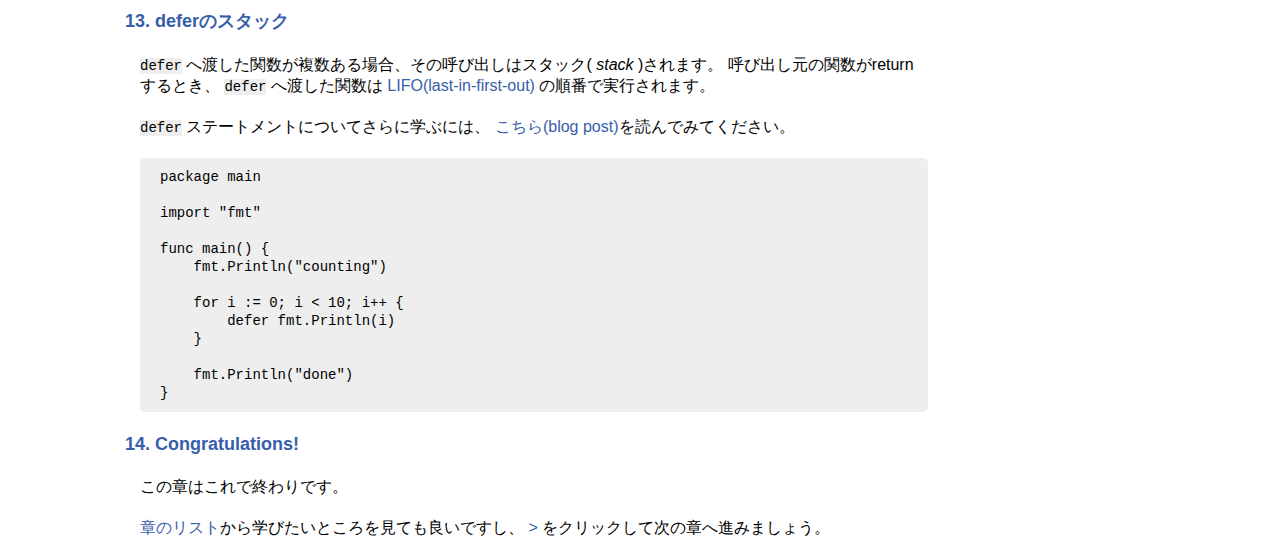
<file: html/flowcontrol.html>
<!DOCTYPE html>
<html>

<head>
  <title>フロー制御文：for, if, else, switch and defer</title>
  <link type="text/css" rel="stylesheet" href="article.css">
  <meta charset='utf-8'>
  <script>

    if (window["location"] && window["location"]["hostname"] == "talks.golang.org") {
      var _gaq = _gaq || [];
      _gaq.push(["_setAccount", "UA-11222381-6"]);
      _gaq.push(["b._setAccount", "UA-49880327-6"]);
      window.trackPageview = function () {
        _gaq.push(["_trackPageview", location.pathname + location.hash]);
        _gaq.push(["b._trackPageview", location.pathname + location.hash]);
      };
      window.trackPageview();
      window.trackEvent = function (category, action, opt_label, opt_value, opt_noninteraction) {
        _gaq.push(["_trackEvent", category, action, opt_label, opt_value, opt_noninteraction]);
        _gaq.push(["b._trackEvent", category, action, opt_label, opt_value, opt_noninteraction]);
      };
    }
  </script>
</head>

<body>
  <div id="topbar" class="wide">
    <div class="container">
      <div id="heading">フロー制御文：for, if, else, switch and defer

        <div class="author">


          <p>
            The Go Authors
          </p>

          <p class="link"><a href="https://golang.org" target="_blank">https://golang.org</a></p>
        </div>


      </div>
    </div>
  </div>
  <div id="page" class="wide">
    <div id="toc" class="no-print">
      <div id="tochead">目次</div>

      <ul class="toc-outer">

        <li><a href="#TOC_1.">for</a></li>


        <li><a href="#TOC_2.">for（続）</a></li>


        <li><a href="#TOC_3.">forはGoでの“while”</a></li>


        <li><a href="#TOC_4.">無限ループ</a></li>


        <li><a href="#TOC_5.">if</a></li>


        <li><a href="#TOC_6.">簡単なステートメント付きのif</a></li>


        <li><a href="#TOC_7.">ifとelse</a></li>


        <li><a href="#TOC_8.">練習：ループと関数</a></li>


        <li><a href="#TOC_9.">switch</a></li>


        <li><a href="#TOC_10.">switchの評価順</a></li>


        <li><a href="#TOC_11.">条件のないswitch</a></li>


        <li><a href="#TOC_12.">defer</a></li>


        <li><a href="#TOC_13.">deferのスタック</a></li>


        <li><a href="#TOC_14.">Congratulations!</a></li>


      </ul>

    </div>

    <div class="container">




      <h1 id="TOC_1.">1. for</h1>


      <p>
        基本的に、 <code>for</code> ループはセミコロン <code>;</code> で3つの部分に分かれています:
      </p>


      <ul>

        <li>初期化ステートメント: 最初のイテレーション(繰り返し)の前に初期化が実行されます</li>

        <li>条件式: イテレーション毎に評価されます</li>

        <li>後処理ステートメント: イテレーション毎の最後に実行されます</li>

      </ul>


      <p>
        初期化ステートメントは、短い変数宣言によく利用します。その変数は <code>for</code> ステートメントのスコープ内でのみ有効です。
      </p>



      <p>
        ループは、条件式の評価が <code>false</code> となった場合にイテレーションを停止します。
      </p>



      <p>
        <i>Note</i>: 他の言語、C言語 や Java、JavaScriptの <code>for</code> ループとは異なり、 <code>for</code> ステートメントの3つの部分を括る括弧
        <code>( )</code> はありません。なお、中括弧 <code>{ }</code> は必要です。
      </p>


      <div class="code">
        <pre><span num="3">package main</span>
<span num="4"></span>
<span num="5">import &#34;fmt&#34;</span>
<span num="6"></span>
<span num="7">func main() {</span>
<span num="8">    sum := 0</span>
<span num="9">    for i := 0; i &lt; 10; i&#43;&#43; {</span>
<span num="10">        sum &#43;= i</span>
<span num="11">    }</span>
<span num="12">    fmt.Println(sum)</span>
<span num="13">}</span>
</pre>
      </div>




      <h1 id="TOC_2.">2. for（続）</h1>


      <p>
        初期化と後処理ステートメントの記述は任意です。
      </p>


      <div class="code">
        <pre><span num="3">package main</span>
<span num="4"></span>
<span num="5">import &#34;fmt&#34;</span>
<span num="6"></span>
<span num="7">func main() {</span>
<span num="8">    sum := 1</span>
<span num="9">    for ; sum &lt; 1000; {</span>
<span num="10">        sum &#43;= sum</span>
<span num="11">    }</span>
<span num="12">    fmt.Println(sum)</span>
<span num="13">}</span>
</pre>
      </div>




      <h1 id="TOC_3.">3. forはGoでの“while”</h1>


      <p>
        セミコロン(;)を省略することもできます。つまり、C言語などにある <code>while</code> は、Goでは <code>for</code> だけを使います。
      </p>


      <div class="code">
        <pre><span num="3">package main</span>
<span num="4"></span>
<span num="5">import &#34;fmt&#34;</span>
<span num="6"></span>
<span num="7">func main() {</span>
<span num="8">    sum := 1</span>
<span num="9">    for sum &lt; 1000 {</span>
<span num="10">        sum &#43;= sum</span>
<span num="11">    }</span>
<span num="12">    fmt.Println(sum)</span>
<span num="13">}</span>
</pre>
      </div>




      <h1 id="TOC_4.">4. 無限ループ</h1>


      <p>
        ループ条件を省略すれば、無限ループ( <i>infinite loop</i> )になりますので、無限ループをコンパクトに表現できます。
      </p>


      <div class="code">
        <pre><span num="3">package main</span>
<span num="4"></span>
<span num="5">func main() {</span>
<span num="6">    for {</span>
<span num="7">    }</span>
<span num="8">}</span>
</pre>
      </div>




      <h1 id="TOC_5.">5. If</h1>


      <p>
        Go言語の <code>if</code> ステートメントは、先ほどの <code>for</code> ループと同様に、括弧 <code>( )</code> は不要で、中括弧 <code>{ }</code>
        は必要です。
      </p>



      <p>
        (もうおなじみですね！)
      </p>


      <div class="code">
        <pre><span num="3">package main</span>
<span num="4"></span>
<span num="5">import (</span>
<span num="6">    &#34;fmt&#34;</span>
<span num="7">    &#34;math&#34;</span>
<span num="8">)</span>
<span num="9"></span>
<span num="10">func sqrt(x float64) string {</span>
<span num="11">    if x &lt; 0 {</span>
<span num="12">        return sqrt(-x) &#43; &#34;i&#34;</span>
<span num="13">    }</span>
<span num="14">    return fmt.Sprint(math.Sqrt(x))</span>
<span num="15">}</span>
<span num="16"></span>
<span num="17">func main() {</span>
<span num="18">    fmt.Println(sqrt(2), sqrt(-4))</span>
<span num="19">}</span>
</pre>
      </div>




      <h1 id="TOC_6.">6. 簡単なステートメント付きのif</h1>


      <p>
        <code>if</code> ステートメントは、 <code>for</code> のように、条件の前に、評価するための簡単なステートメントを書くことができます。
      </p>



      <p>
        ここで宣言された変数は、 <code>if</code> のスコープ内だけで有効です。
      </p>



      <p>
        (ためしに最後の <code>return</code> 文で、 <code>v</code> を使ってみてください。


        スコープの外なので使えないですよね？)
      </p>


      <div class="code">
        <pre><span num="3">package main</span>
<span num="4"></span>
<span num="5">import (</span>
<span num="6">    &#34;fmt&#34;</span>
<span num="7">    &#34;math&#34;</span>
<span num="8">)</span>
<span num="9"></span>
<span num="10">func pow(x, n, lim float64) float64 {</span>
<span num="11">    if v := math.Pow(x, n); v &lt; lim {</span>
<span num="12">        return v</span>
<span num="13">    }</span>
<span num="14">    return lim</span>
<span num="15">}</span>
<span num="16"></span>
<span num="17">func main() {</span>
<span num="18">    fmt.Println(</span>
<span num="19">        pow(3, 2, 10),</span>
<span num="20">        pow(3, 3, 20),</span>
<span num="21">    )</span>
<span num="22">}</span>
</pre>
      </div>




      <h1 id="TOC_7.">7. ifとelse</h1>


      <p>
        なお、 <code>if</code> ステートメントで宣言された変数は、 <code>else</code> ブロック内でも使うことができます。
      </p>



      <p>
        (コードの補足: <code>main</code> の <code>fmt.Println</code> は、2つの <code>pow</code> が先に実行されてから実行されます)
      </p>


      <div class="code">
        <pre><span num="3">package main</span>
<span num="4"></span>
<span num="5">import (</span>
<span num="6">    &#34;fmt&#34;</span>
<span num="7">    &#34;math&#34;</span>
<span num="8">)</span>
<span num="9"></span>
<span num="10">func pow(x, n, lim float64) float64 {</span>
<span num="11">    if v := math.Pow(x, n); v &lt; lim {</span>
<span num="12">        return v</span>
<span num="13">    } else {</span>
<span num="14">        fmt.Printf(&#34;%g &gt;= %g\n&#34;, v, lim)</span>
<span num="15">    }</span>
<span num="16">    // can&#39;t use v here, though</span>
<span num="17">    return lim</span>
<span num="18">}</span>
<span num="19"></span>
<span num="20">func main() {</span>
<span num="21">    fmt.Println(</span>
<span num="22">        pow(3, 2, 10),</span>
<span num="23">        pow(3, 3, 20),</span>
<span num="24">    )</span>
<span num="25">}</span>
</pre>
      </div>




      <h1 id="TOC_8.">8. 練習：ループと関数</h1>


      <p>
        関数とループを使った簡単な練習として、平方根の計算を実装してみましょう: 数値 x が与えられたときに z² が最も x に近い数値 z を求めたいと思います。
      </p>



      <p>
        コンピュータは通常ループを使って x の平方根を計算します。


        いくつかの z を推測することから始めて、z² がどれほど x に近づいているかに応じて z を調整できます。
      </p>



      <div class="code">
        <pre>z -= (z*z - x) / (2*z)</pre>
      </div>



      <p>
        実際の平方根に近い答えになるまでこの調整を繰り返すことによって、推測はより良いものなります。
      </p>



      <p>
        これを <code>func Sqrt</code> に実装してください。


        何が入力されても z の適切な開始推測値は 1 です。


        まず計算を 10 回繰り返してそれぞれの z を表示します。


        x (1, 2, 3, ...) のさまざまな値に対する答えがどれほど近似し、


        推測が速くなるかを確認してください。
      </p>



      <p>
        Hint: 浮動小数点の変数を初期化して宣言するには、型でキャストするか、浮動小数点を使ってみてください:
      </p>



      <div class="code">
        <pre>z := 1.0
z := float64(1)</pre>
      </div>



      <p>
        次に値が変化しなくなった (もしくはごくわずかな変化しかしなくなった) 場合にループを停止させます。


        それが 10 回よりも多いか少ないかを確認してください。


        x や x/2 のように他の初期推測の値を z に与えてみてください。


        あなたの関数の結果は標準ライブラリの <a href="https://golang.org/pkg/math/#Sqrt" target="_blank">math.Sqrt</a> にどれくらい近づきましたか？
      </p>



      <p>
        (メモ: アルゴリズムの詳細について興味がある人のために説明すると、


        上の z² − xという式は、z² が最終的な期待値 x からどのくらい離れているかを表しています。


        除算の 2z は z² の導関数で、z² の変化の大きさに応じて z の調整値を変化させます。


        この一般的なアプローチは<a href="https://ja.wikipedia.org/wiki/%E3%83%8B%E3%83%A5%E3%83%BC%E3%83%88%E3%83%B3%E6%B3%95"
          target="_blank">ニュートン法</a>と呼ばれています。


        多くの関数で有効に働きますがとくに平方根では殊更有効です。)
      </p>


      <div class="code">
        <pre><span num="3">package main</span>
<span num="4"></span>
<span num="5">import (</span>
<span num="6">    &#34;fmt&#34;</span>
<span num="7">)</span>
<span num="8"></span>
<span num="9">func Sqrt(x float64) float64 {</span>
<span num="10">}</span>
<span num="11"></span>
<span num="12">func main() {</span>
<span num="13">    fmt.Println(Sqrt(2))</span>
<span num="14">}</span>
</pre>
      </div>




      <h1 id="TOC_9.">9. switch</h1>


      <p>
        <code>switch</code> ステートメントは <code>if - else</code> ステートメントのシーケンスを短く書く方法です。
      </p>



      <p>
        Go の switch は C や C++、Java、JavaScript、PHP の switch と似ていますが、


        Go では選択された case だけを実行してそれに続く全ての case は実行されません。


        これらの言語の各 case の最後に必要な <code>break</code> ステートメントが Go では自動的に提供されます。


        もう一つの重要な違いは Go の switch の case は定数である必要はなく、


        関係する値は整数である必要はないということです。
      </p>


      <div class="code">
        <pre><span num="3">package main</span>
<span num="4"></span>
<span num="5">import (</span>
<span num="6">    &#34;fmt&#34;</span>
<span num="7">    &#34;runtime&#34;</span>
<span num="8">)</span>
<span num="9"></span>
<span num="10">func main() {</span>
<span num="11">    fmt.Print(&#34;Go runs on &#34;)</span>
<span num="12">    switch os := runtime.GOOS; os {</span>
<span num="13">    case &#34;darwin&#34;:</span>
<span num="14">        fmt.Println(&#34;OS X.&#34;)</span>
<span num="15">    case &#34;linux&#34;:</span>
<span num="16">        fmt.Println(&#34;Linux.&#34;)</span>
<span num="17">    default:</span>
<span num="18">        // freebsd, openbsd,</span>
<span num="19">        // plan9, windows...</span>
<span num="20">        fmt.Printf(&#34;%s.&#34;, os)</span>
<span num="21">    }</span>
<span num="22">}</span>
</pre>
      </div>




      <h1 id="TOC_10.">10. switchの評価順</h1>


      <p>
        switch caseは、上から下へcaseを評価します。


        caseの条件が一致すれば、そこで停止(自動的にbreak)します。
      </p>



      <p>
        (例えば、
      </p>



      <div class="code">
        <pre>switch i {
case 0:
case f():
}</pre>
      </div>



      <p>
        では、 <code>i==0</code> であれば、 <code>case 0</code> でbreakされるため <code>f</code> は呼び出されません)
      </p>


      <div class="code">
        <pre><span num="3">package main</span>
<span num="4"></span>
<span num="5">import (</span>
<span num="6">    &#34;fmt&#34;</span>
<span num="7">    &#34;time&#34;</span>
<span num="8">)</span>
<span num="9"></span>
<span num="10">func main() {</span>
<span num="11">    fmt.Println(&#34;When&#39;s Saturday?&#34;)</span>
<span num="12">    today := time.Now().Weekday()</span>
<span num="13">    switch time.Saturday {</span>
<span num="14">    case today &#43; 0:</span>
<span num="15">        fmt.Println(&#34;Today.&#34;)</span>
<span num="16">    case today &#43; 1:</span>
<span num="17">        fmt.Println(&#34;Tomorrow.&#34;)</span>
<span num="18">    case today &#43; 2:</span>
<span num="19">        fmt.Println(&#34;In two days.&#34;)</span>
<span num="20">    default:</span>
<span num="21">        fmt.Println(&#34;Too far away.&#34;)</span>
<span num="22">    }</span>
<span num="23">}</span>
</pre>
      </div>




      <h1 id="TOC_11.">11. 条件のないswitch</h1>


      <p>
        条件のないswitchは、 <code>switch true</code> と書くことと同じです。
      </p>



      <p>
        このswitchの構造は、長くなりがちな &#34;if-then-else&#34; のつながりをシンプルに表現できます。
      </p>


      <div class="code">
        <pre><span num="3">package main</span>
<span num="4"></span>
<span num="5">import (</span>
<span num="6">    &#34;fmt&#34;</span>
<span num="7">    &#34;time&#34;</span>
<span num="8">)</span>
<span num="9"></span>
<span num="10">func main() {</span>
<span num="11">    t := time.Now()</span>
<span num="12">    switch {</span>
<span num="13">    case t.Hour() &lt; 12:</span>
<span num="14">        fmt.Println(&#34;Good morning!&#34;)</span>
<span num="15">    case t.Hour() &lt; 17:</span>
<span num="16">        fmt.Println(&#34;Good afternoon.&#34;)</span>
<span num="17">    default:</span>
<span num="18">        fmt.Println(&#34;Good evening.&#34;)</span>
<span num="19">    }</span>
<span num="20">}</span>
</pre>
      </div>




      <h1 id="TOC_12.">12. defer</h1>


      <p>
        <code>defer</code> ステートメントは、 <code>defer</code> へ渡した関数の実行を、呼び出し元の関数の終わり(returnする)まで遅延させるものです。
      </p>



      <p>
        <code>defer</code> へ渡した関数の引数は、すぐに評価されますが、その関数自体は呼び出し元の関数がreturnするまで実行されません。
      </p>


      <div class="code">
        <pre><span num="3">package main</span>
<span num="4"></span>
<span num="5">import &#34;fmt&#34;</span>
<span num="6"></span>
<span num="7">func main() {</span>
<span num="8">    defer fmt.Println(&#34;world&#34;)</span>
<span num="9"></span>
<span num="10">    fmt.Println(&#34;hello&#34;)</span>
<span num="11">}</span>
</pre>
      </div>




      <h1 id="TOC_13.">13. deferのスタック</h1>


      <p>
        <code>defer</code> へ渡した関数が複数ある場合、その呼び出しはスタック( <i>stack</i> )されます。


        呼び出し元の関数がreturnするとき、 <code>defer</code> へ渡した関数は <a href="https://ja.wikipedia.org/wiki/LIFO"
          target="_blank">LIFO(last-in-first-out)</a> の順番で実行されます。
      </p>



      <p>
        <code>defer</code> ステートメントについてさらに学ぶには、


        <a href="https://blog.golang.org/defer-panic-and-recover" target="_blank">こちら(blog post)</a>を読んでみてください。
      </p>


      <div class="code">
        <pre><span num="3">package main</span>
<span num="4"></span>
<span num="5">import &#34;fmt&#34;</span>
<span num="6"></span>
<span num="7">func main() {</span>
<span num="8">    fmt.Println(&#34;counting&#34;)</span>
<span num="9"></span>
<span num="10">    for i := 0; i &lt; 10; i&#43;&#43; {</span>
<span num="11">        defer fmt.Println(i)</span>
<span num="12">    }</span>
<span num="13"></span>
<span num="14">    fmt.Println(&#34;done&#34;)</span>
<span num="15">}</span>
</pre>
      </div>




      <h1 id="TOC_14.">14. Congratulations!</h1>


      <p>
        この章はこれで終わりです。
      </p>



      <p>
        <a href="/list" target="_self">章のリスト</a>から学びたいところを見ても良いですし、


        <a href="javascript:click(&#39;.next-page&#39;)" target="_self">&gt;</a> をクリックして次の章へ進みましょう。
      </p>





    </div>
  </div>



  <script>
    (function () {

      if (window["location"] && window["location"]["hostname"] == "talks.golang.org") {
        var ga = document.createElement("script"); ga.type = "text/javascript"; ga.async = true;
        ga.src = ("https:" == document.location.protocol ? "https://ssl" : "http://www") + ".google-analytics.com/ga.js";
        var s = document.getElementsByTagName("script")[0]; s.parentNode.insertBefore(ga, s);
      }
    })();
  </script>
</body>

</html>
</file>
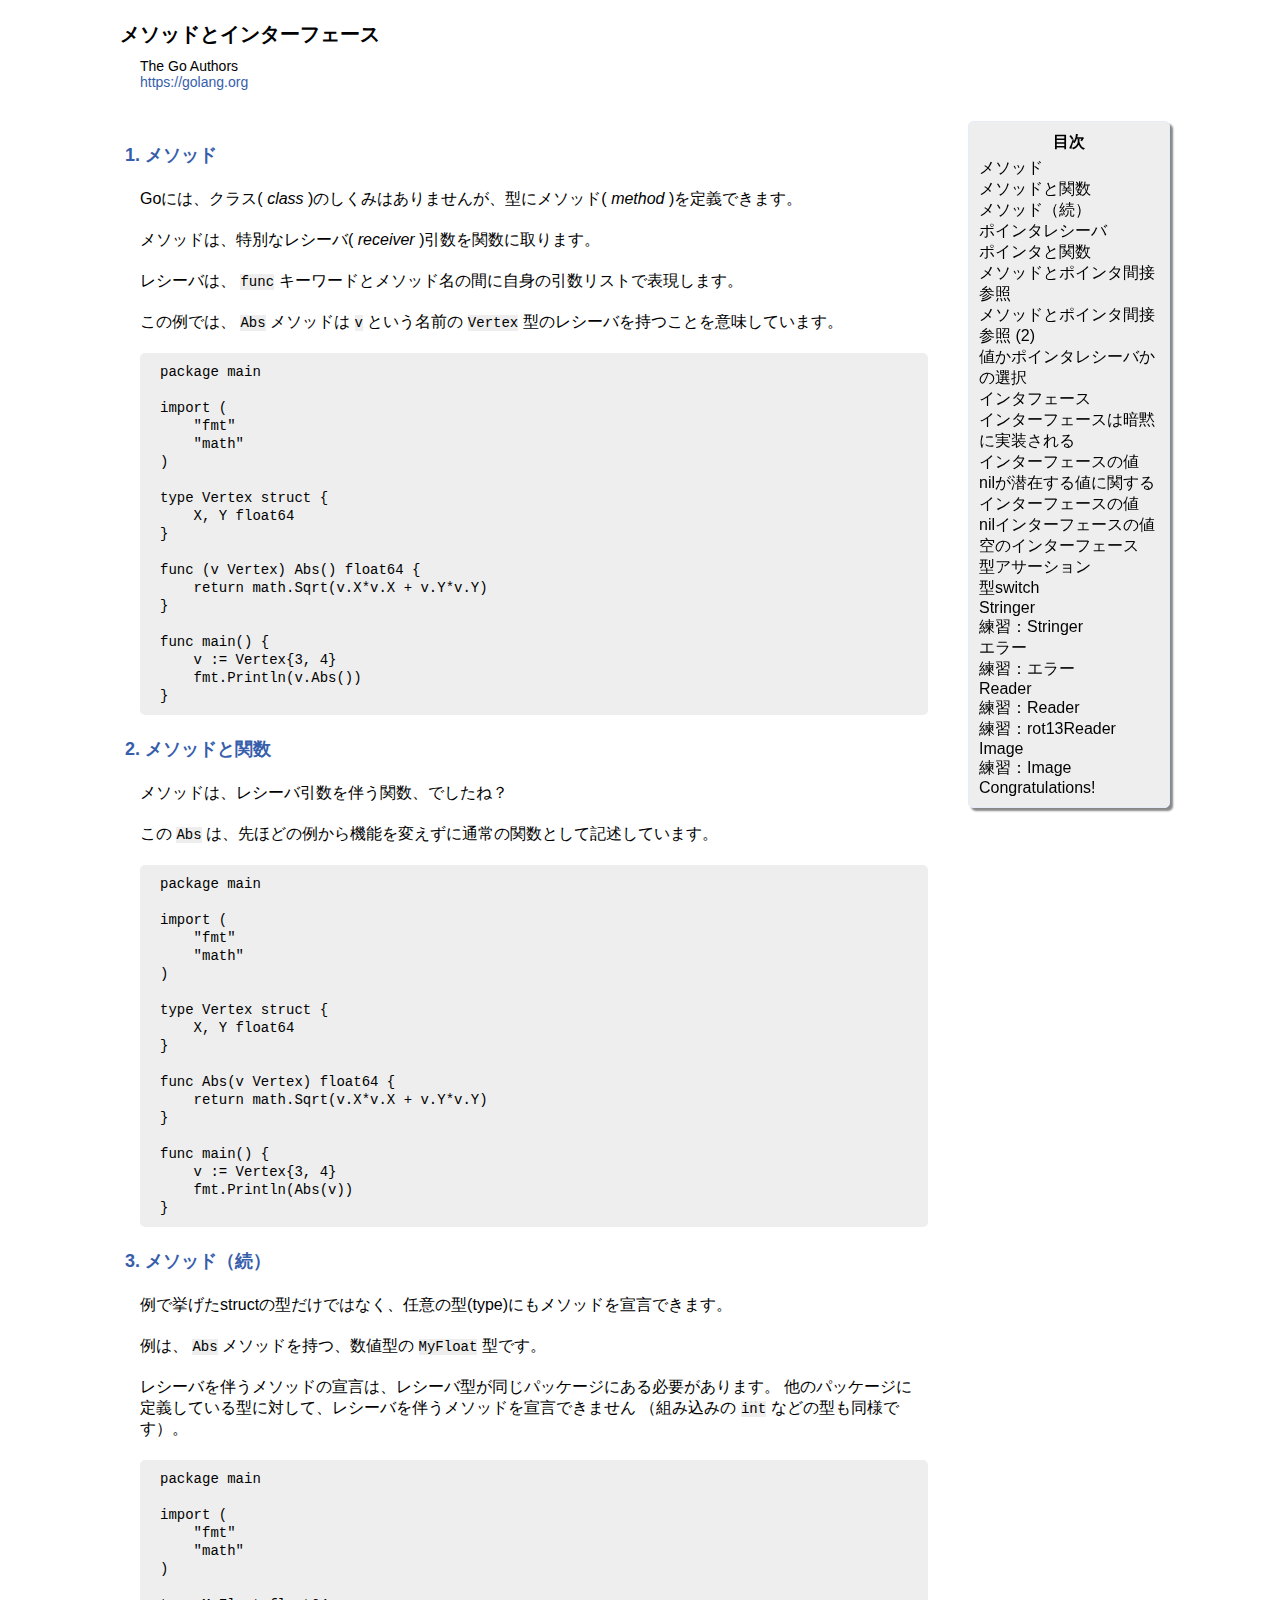
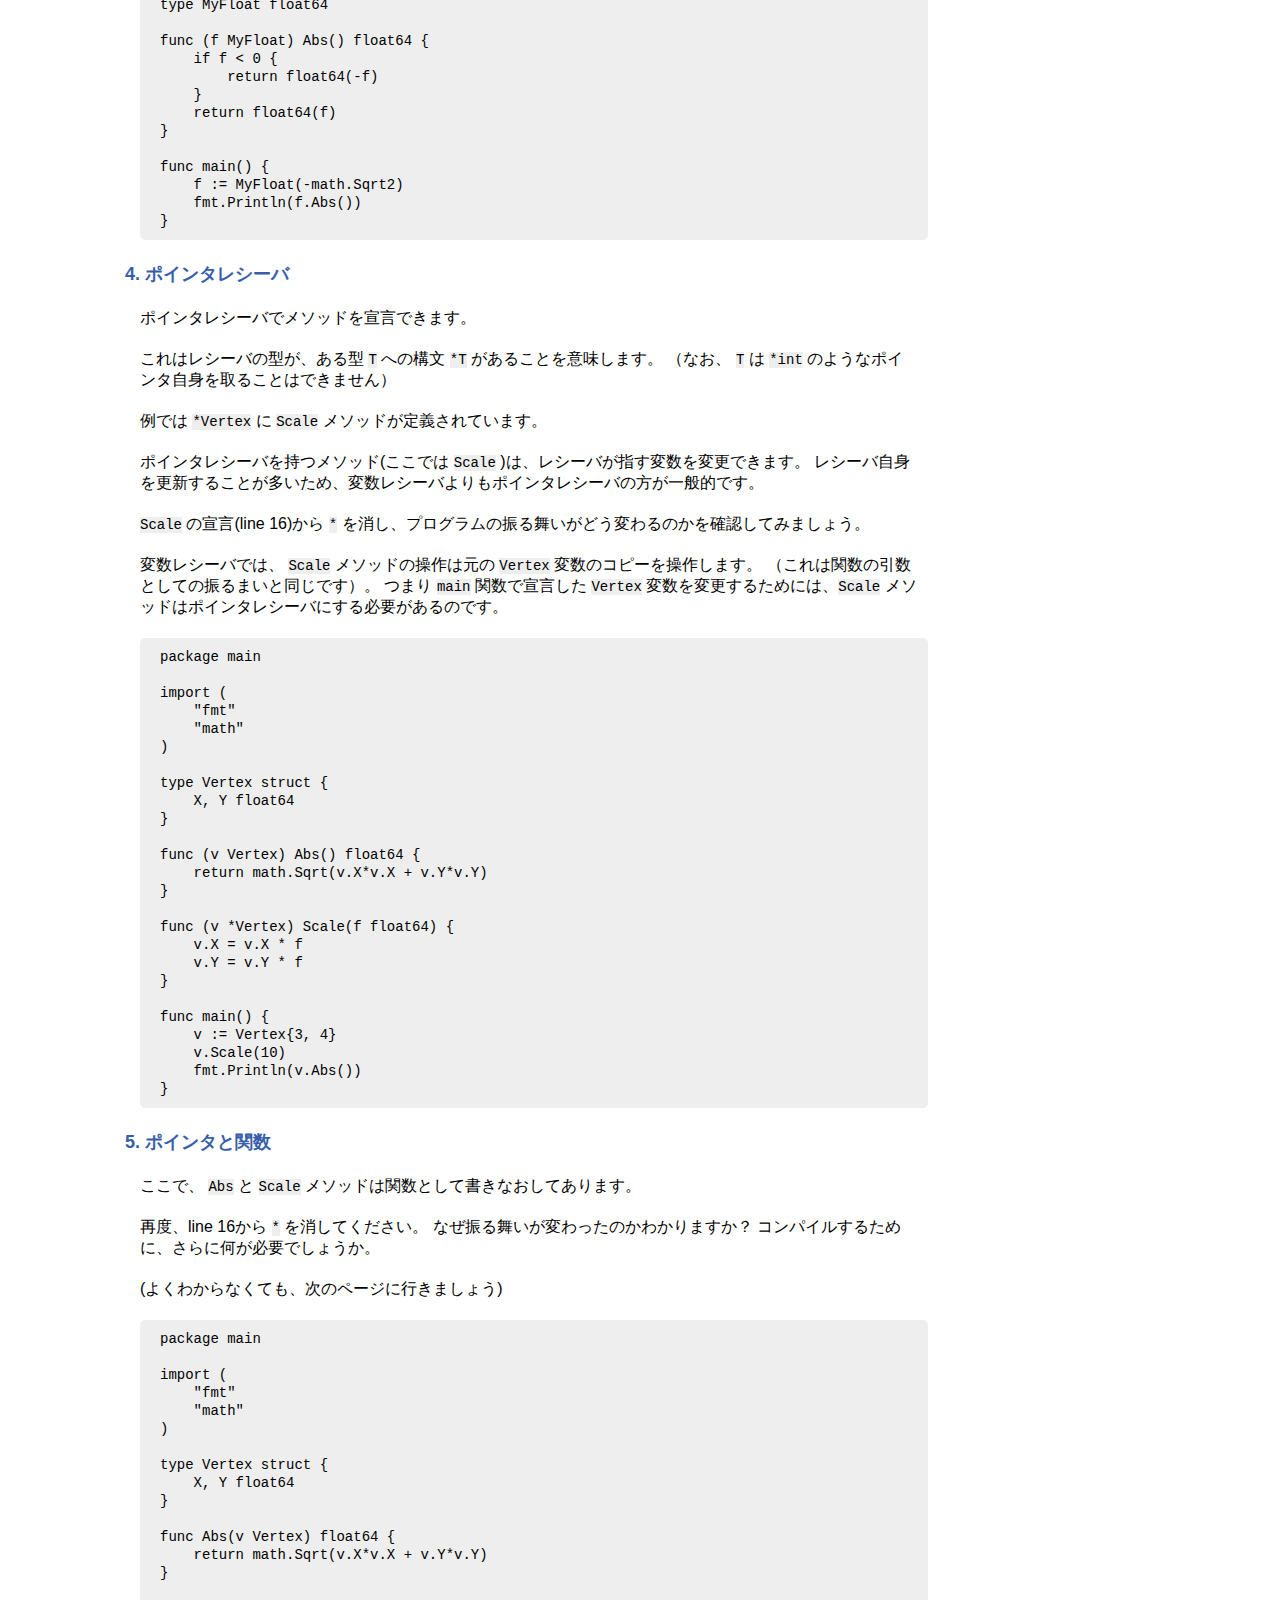
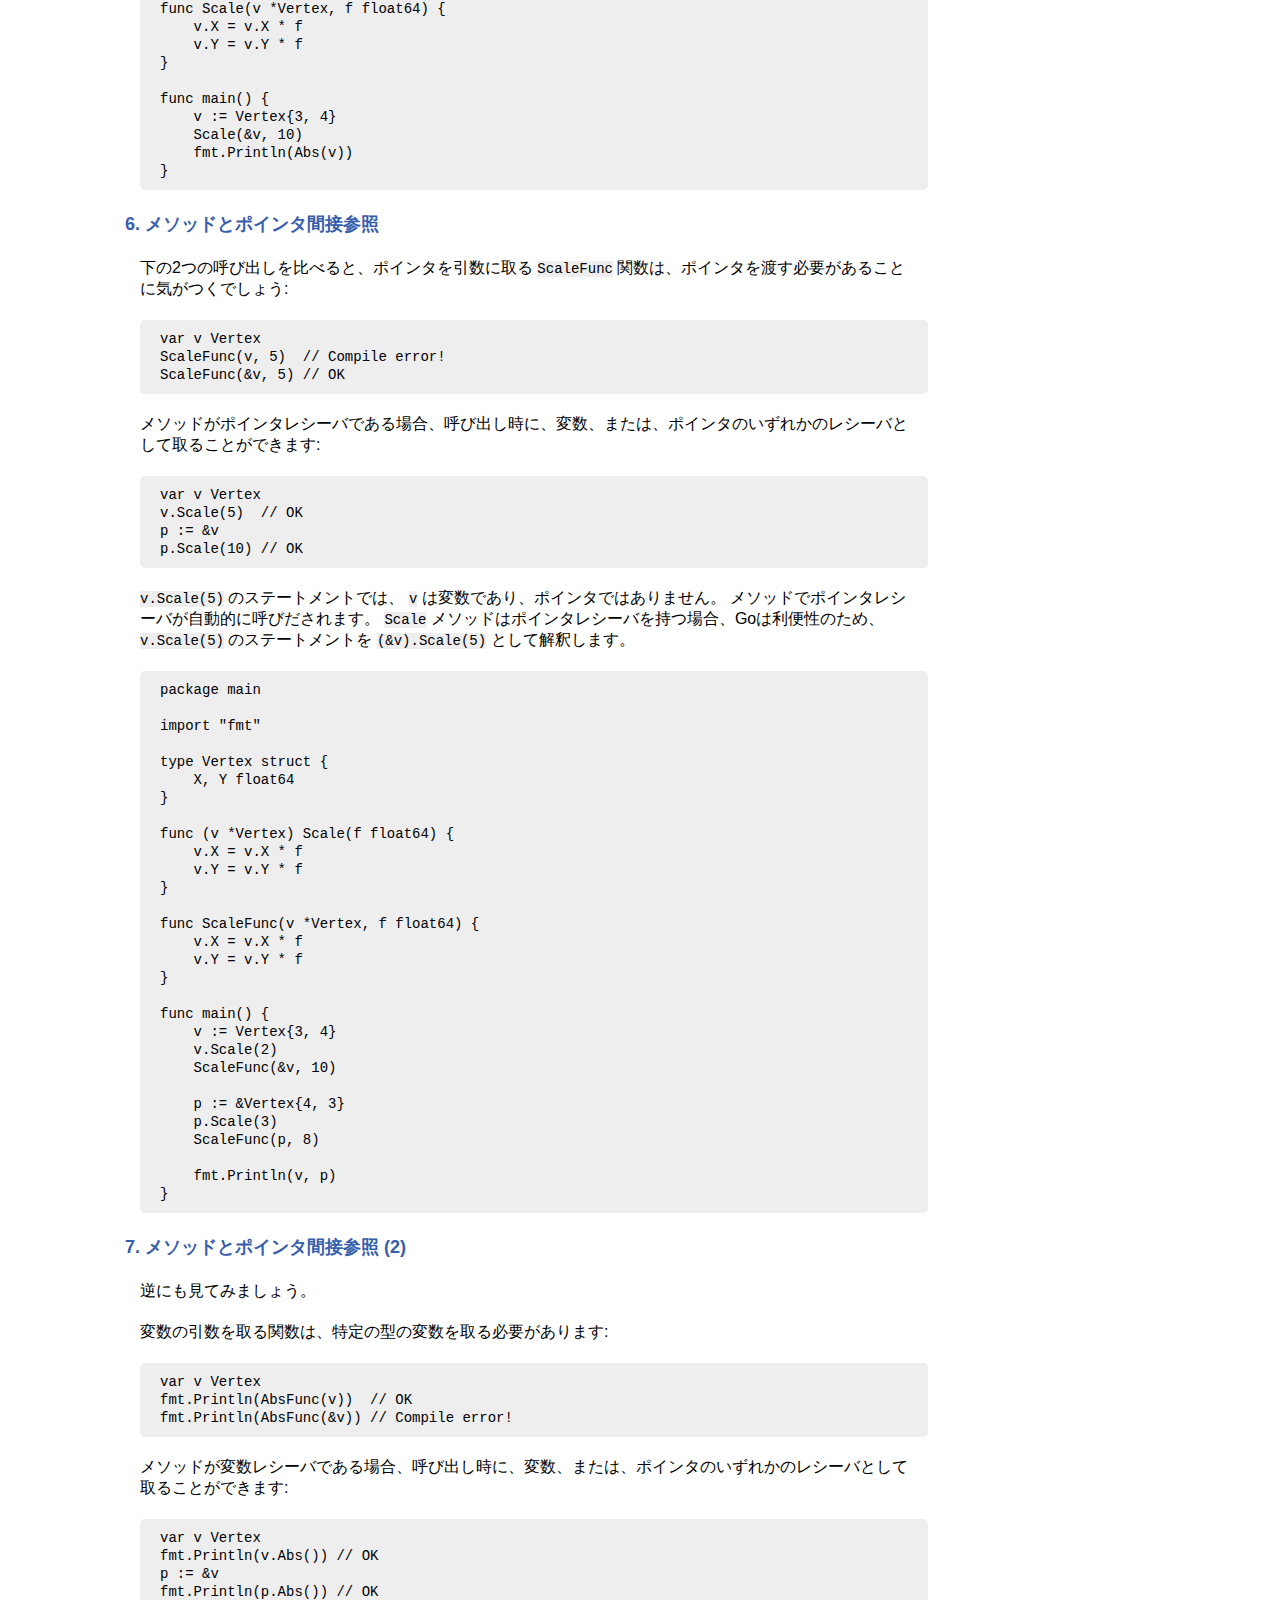
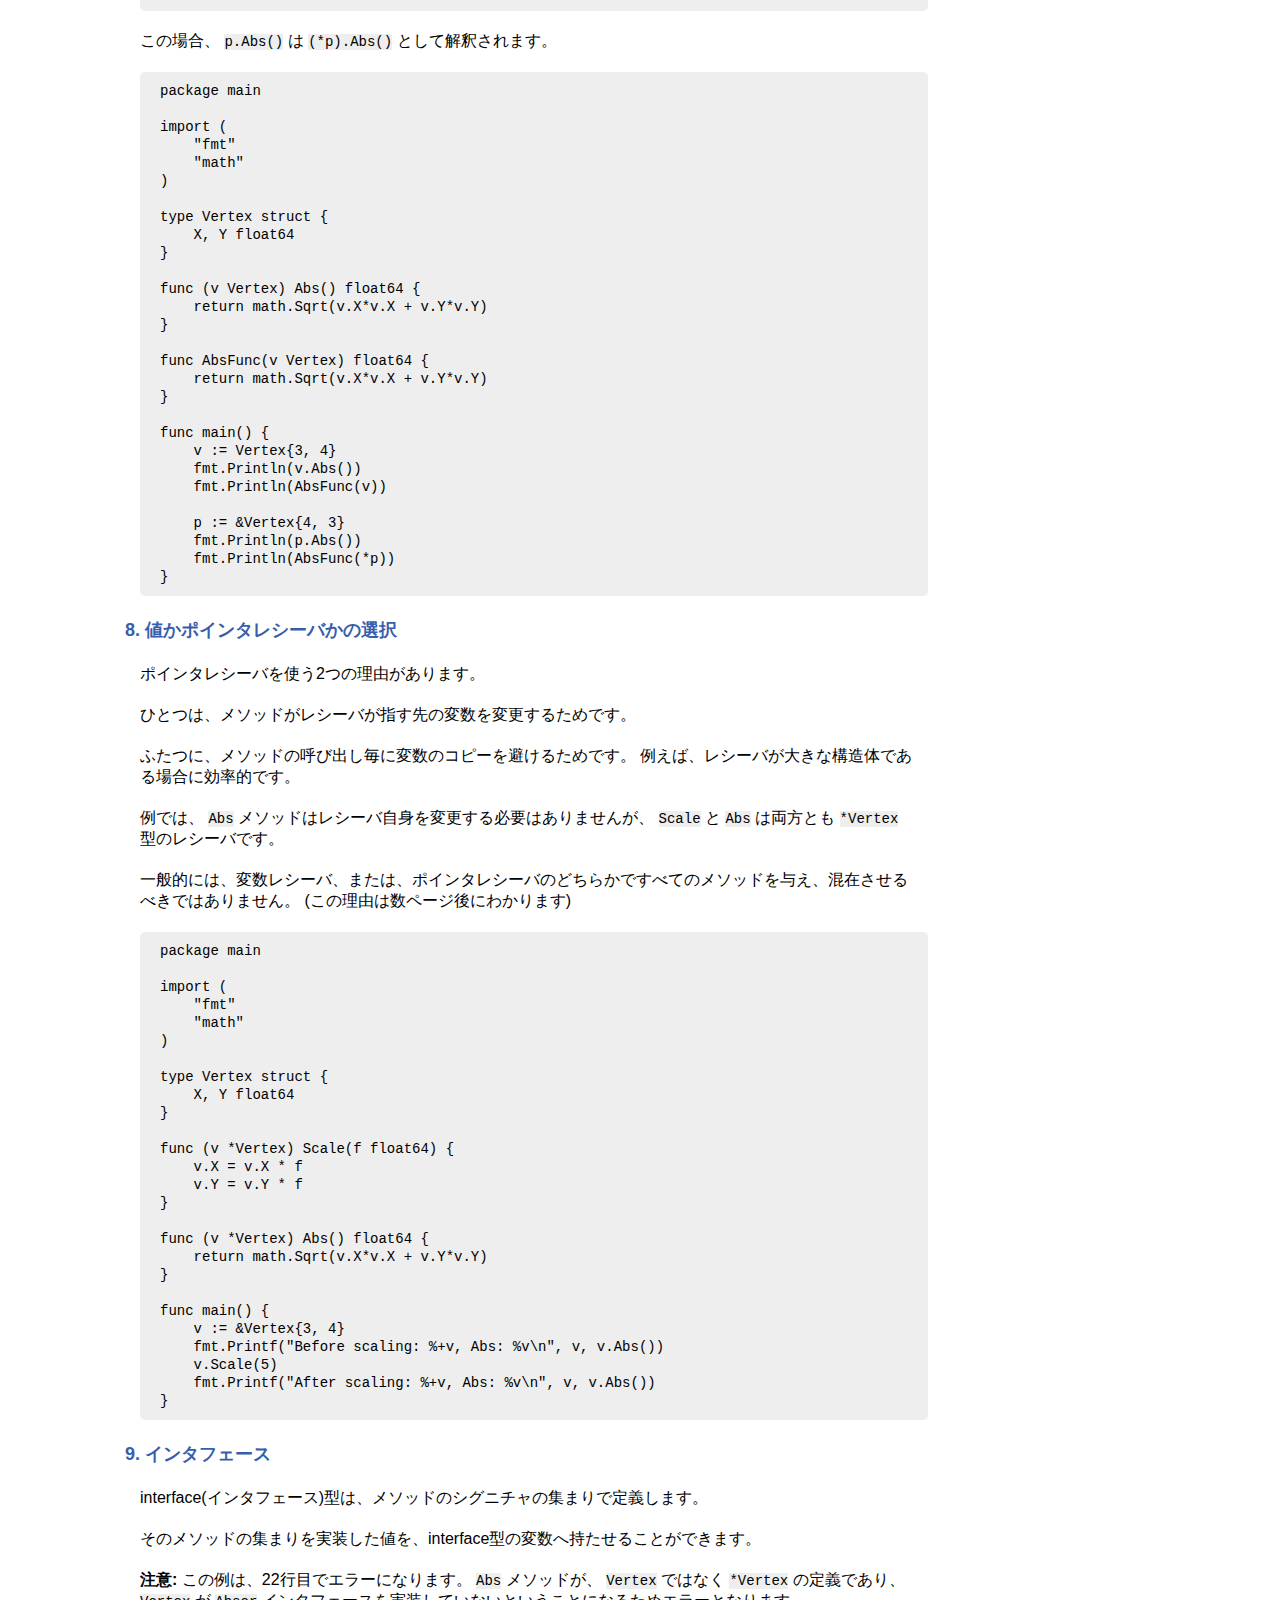
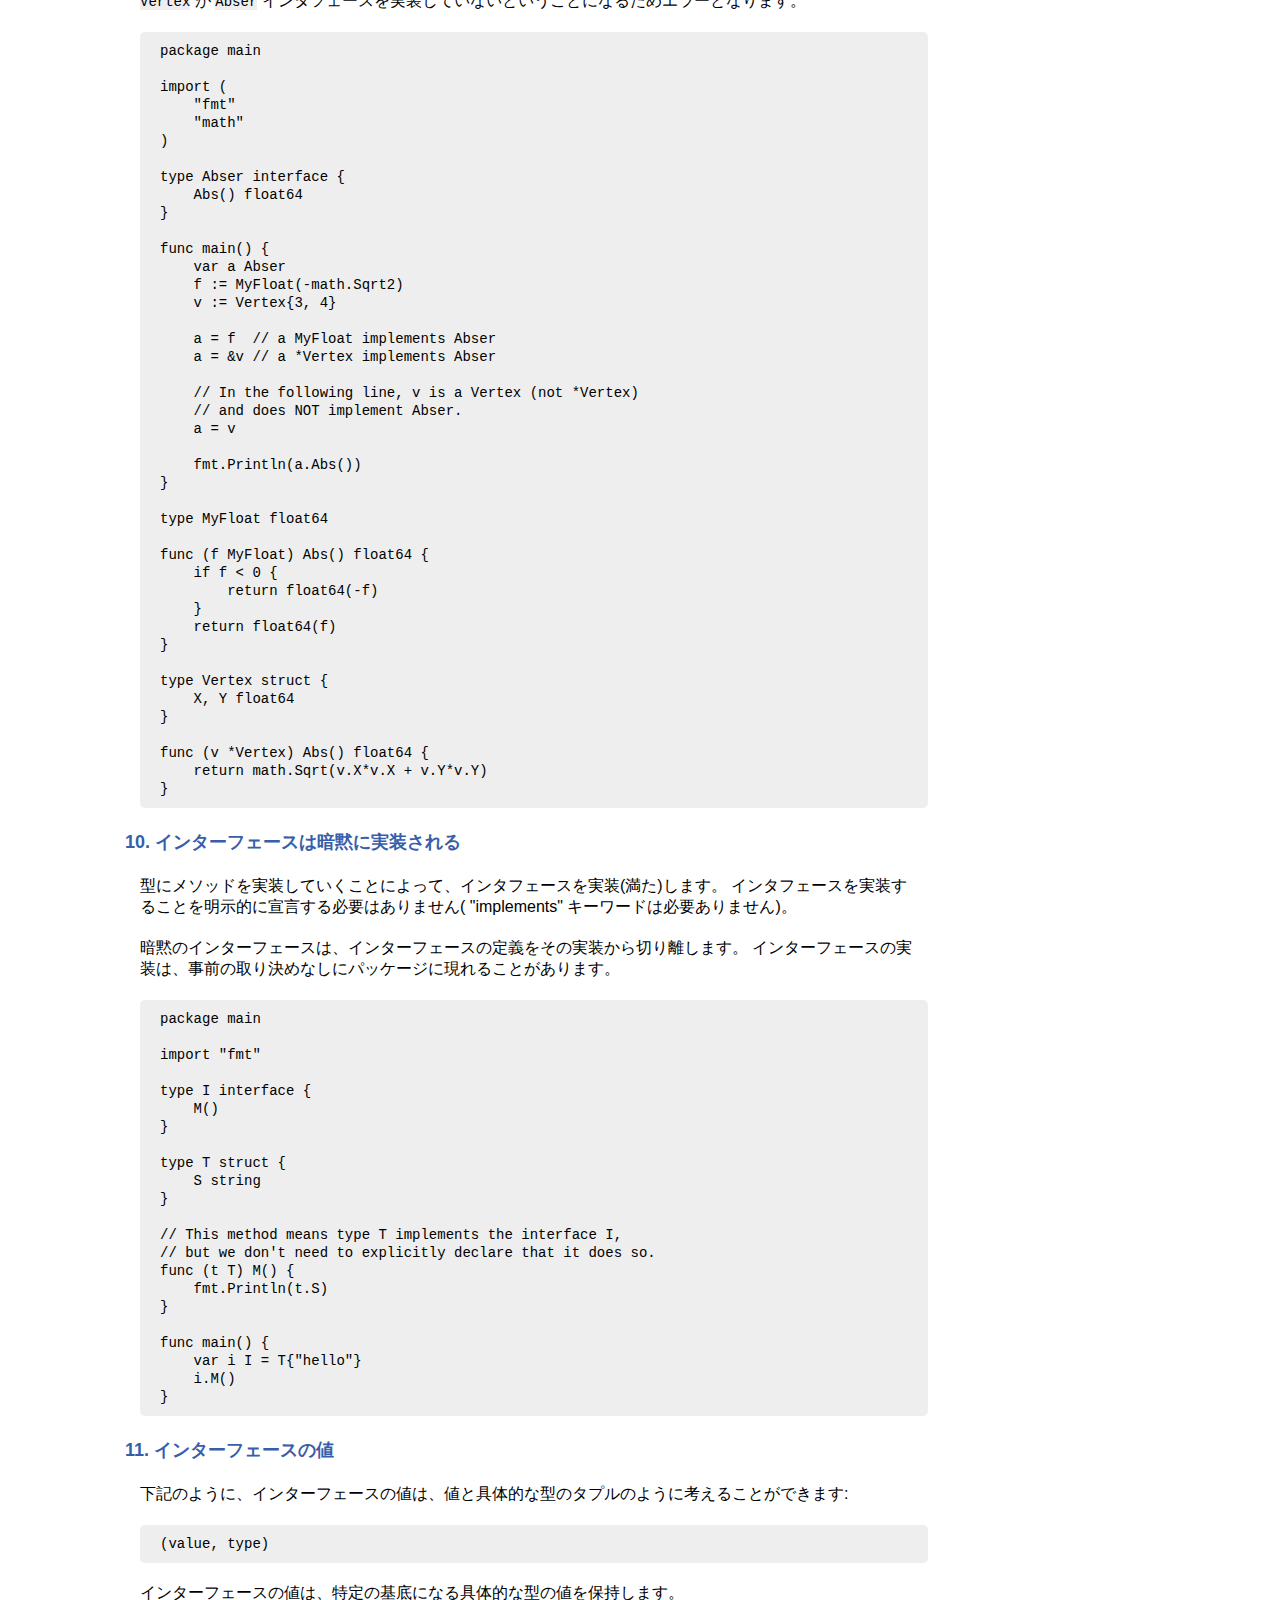
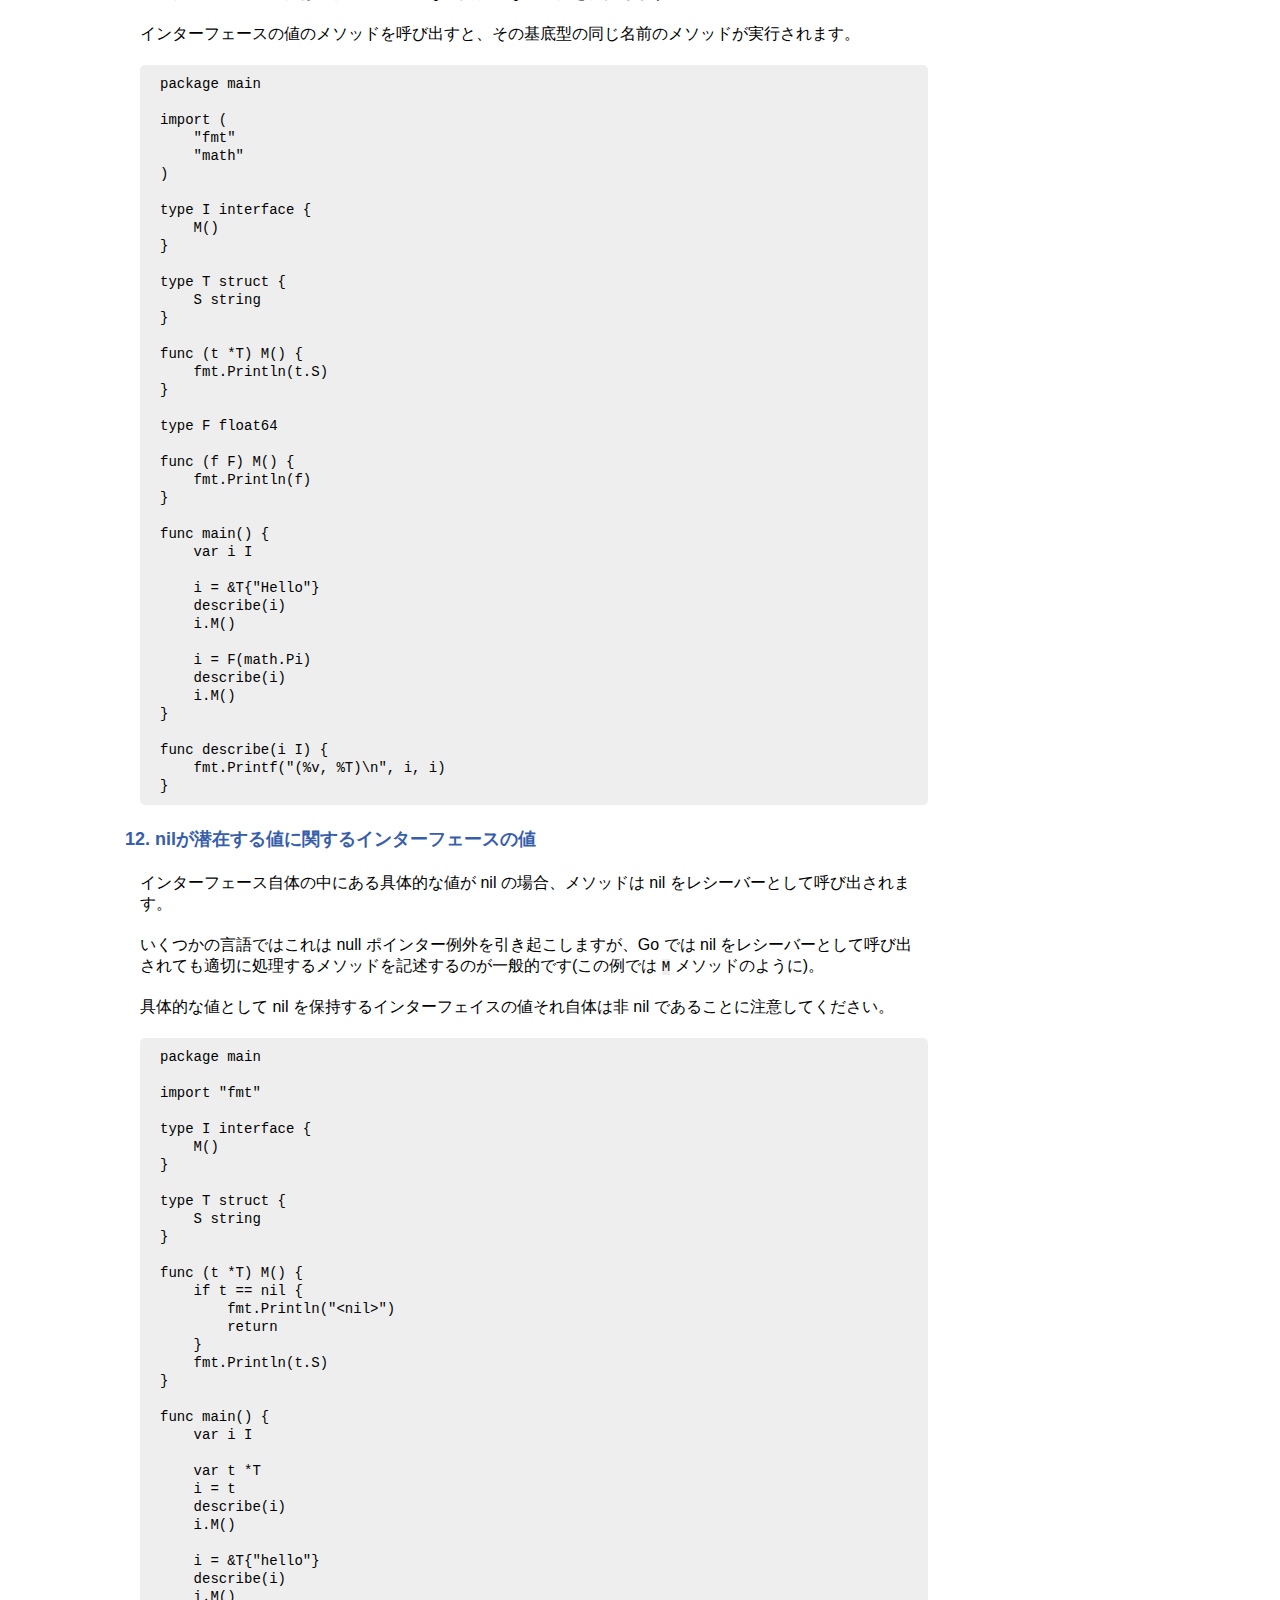
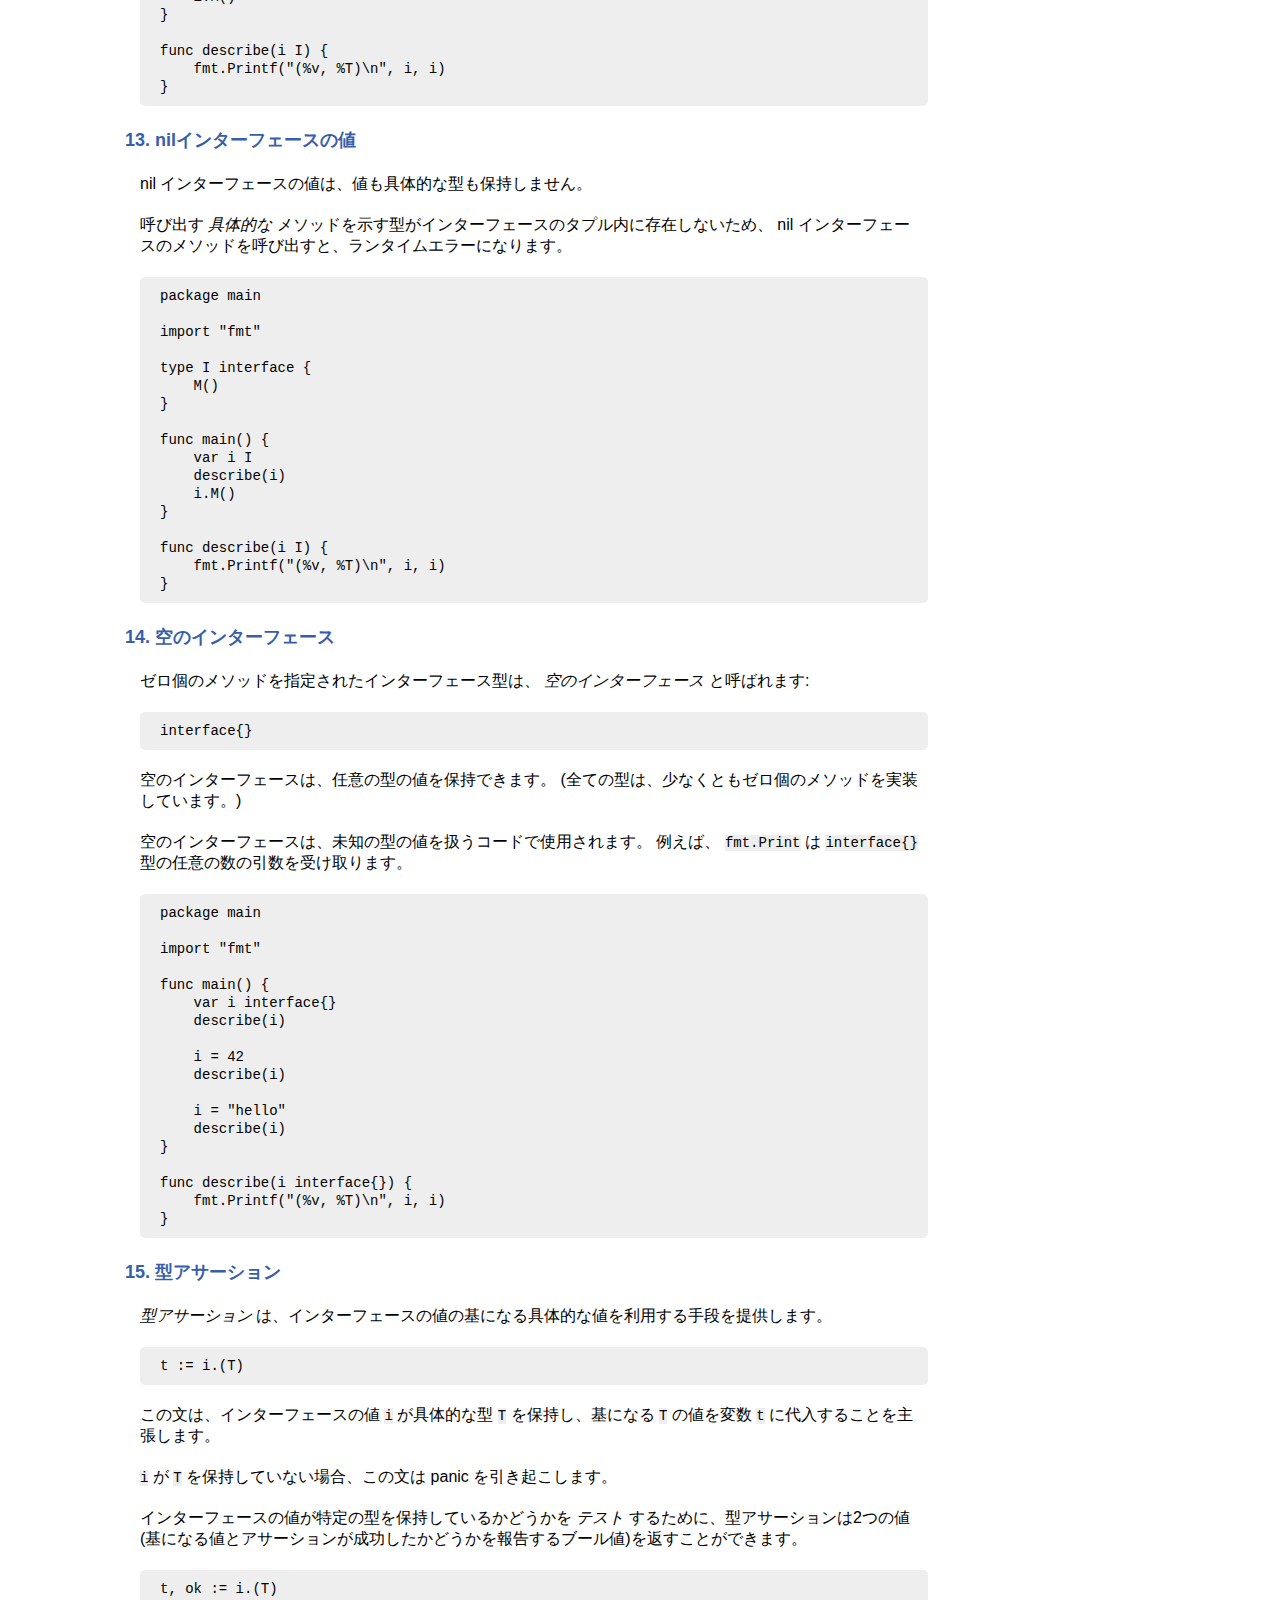
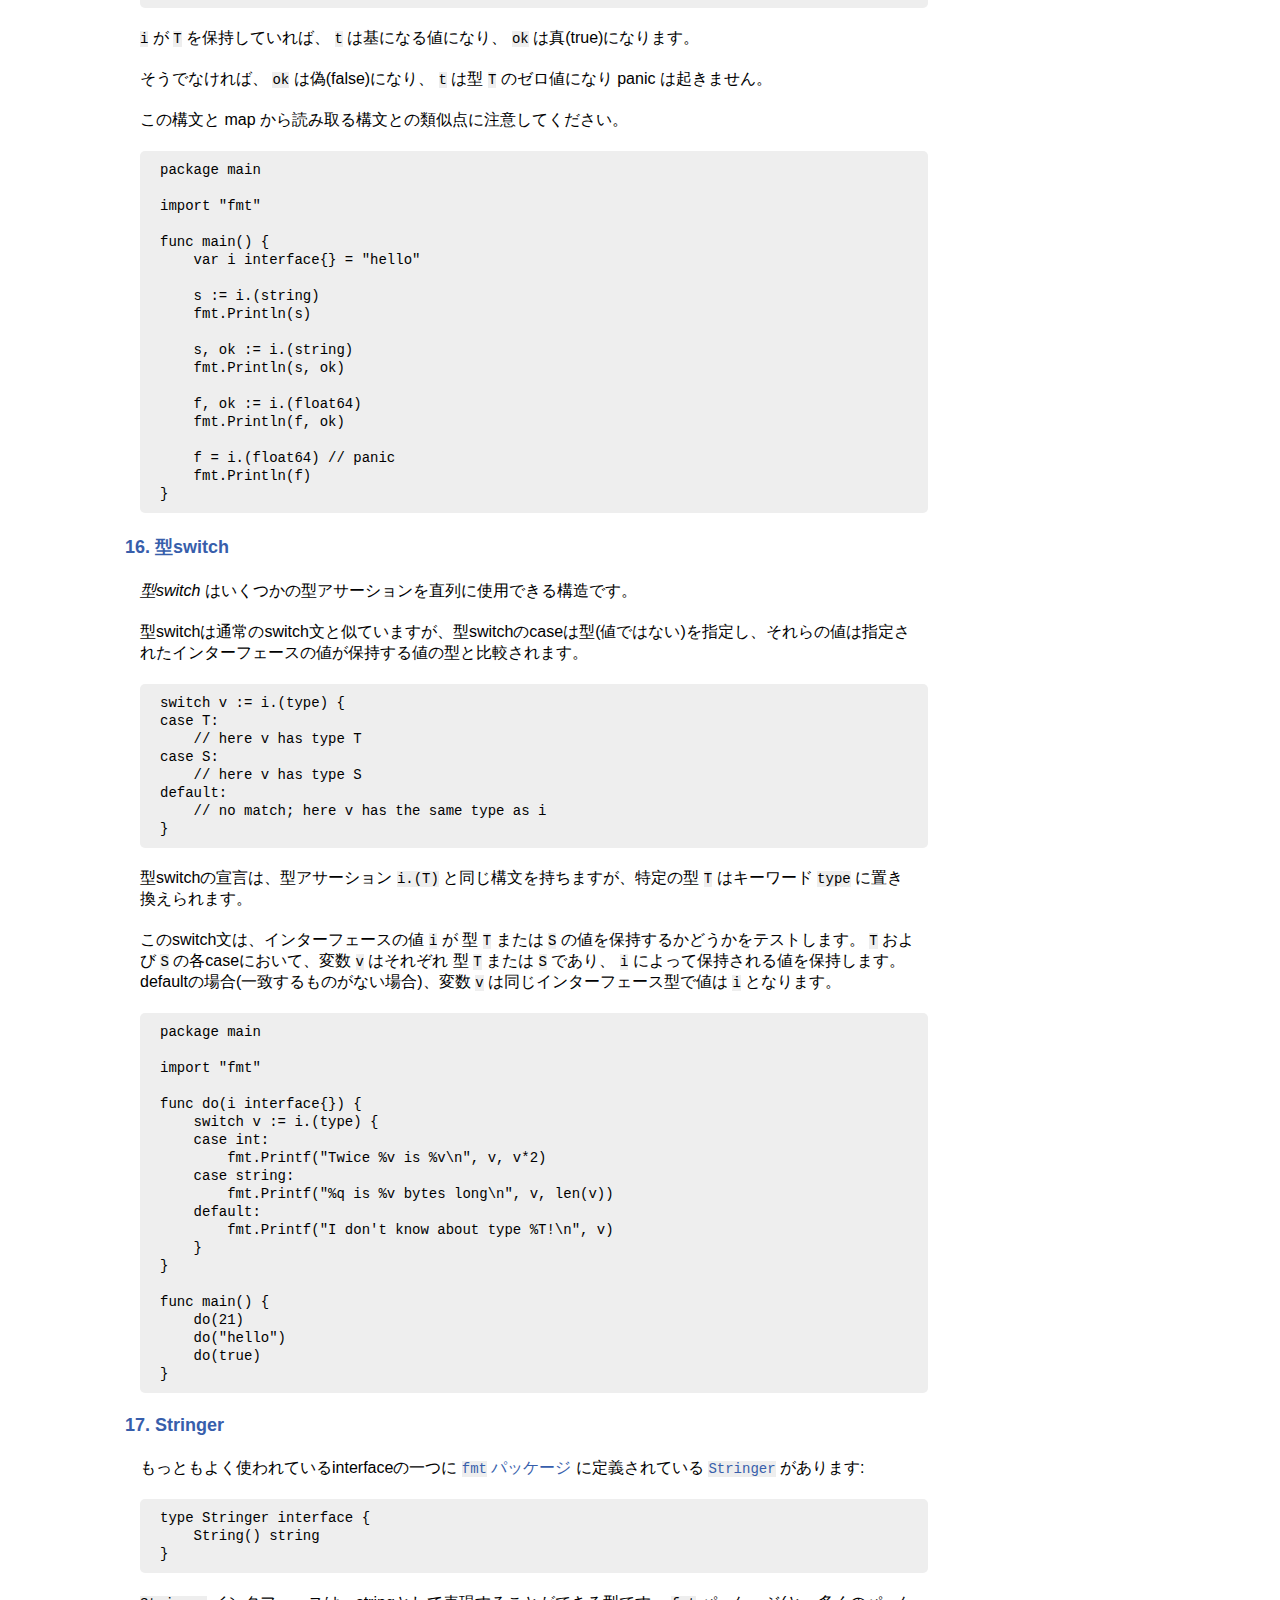
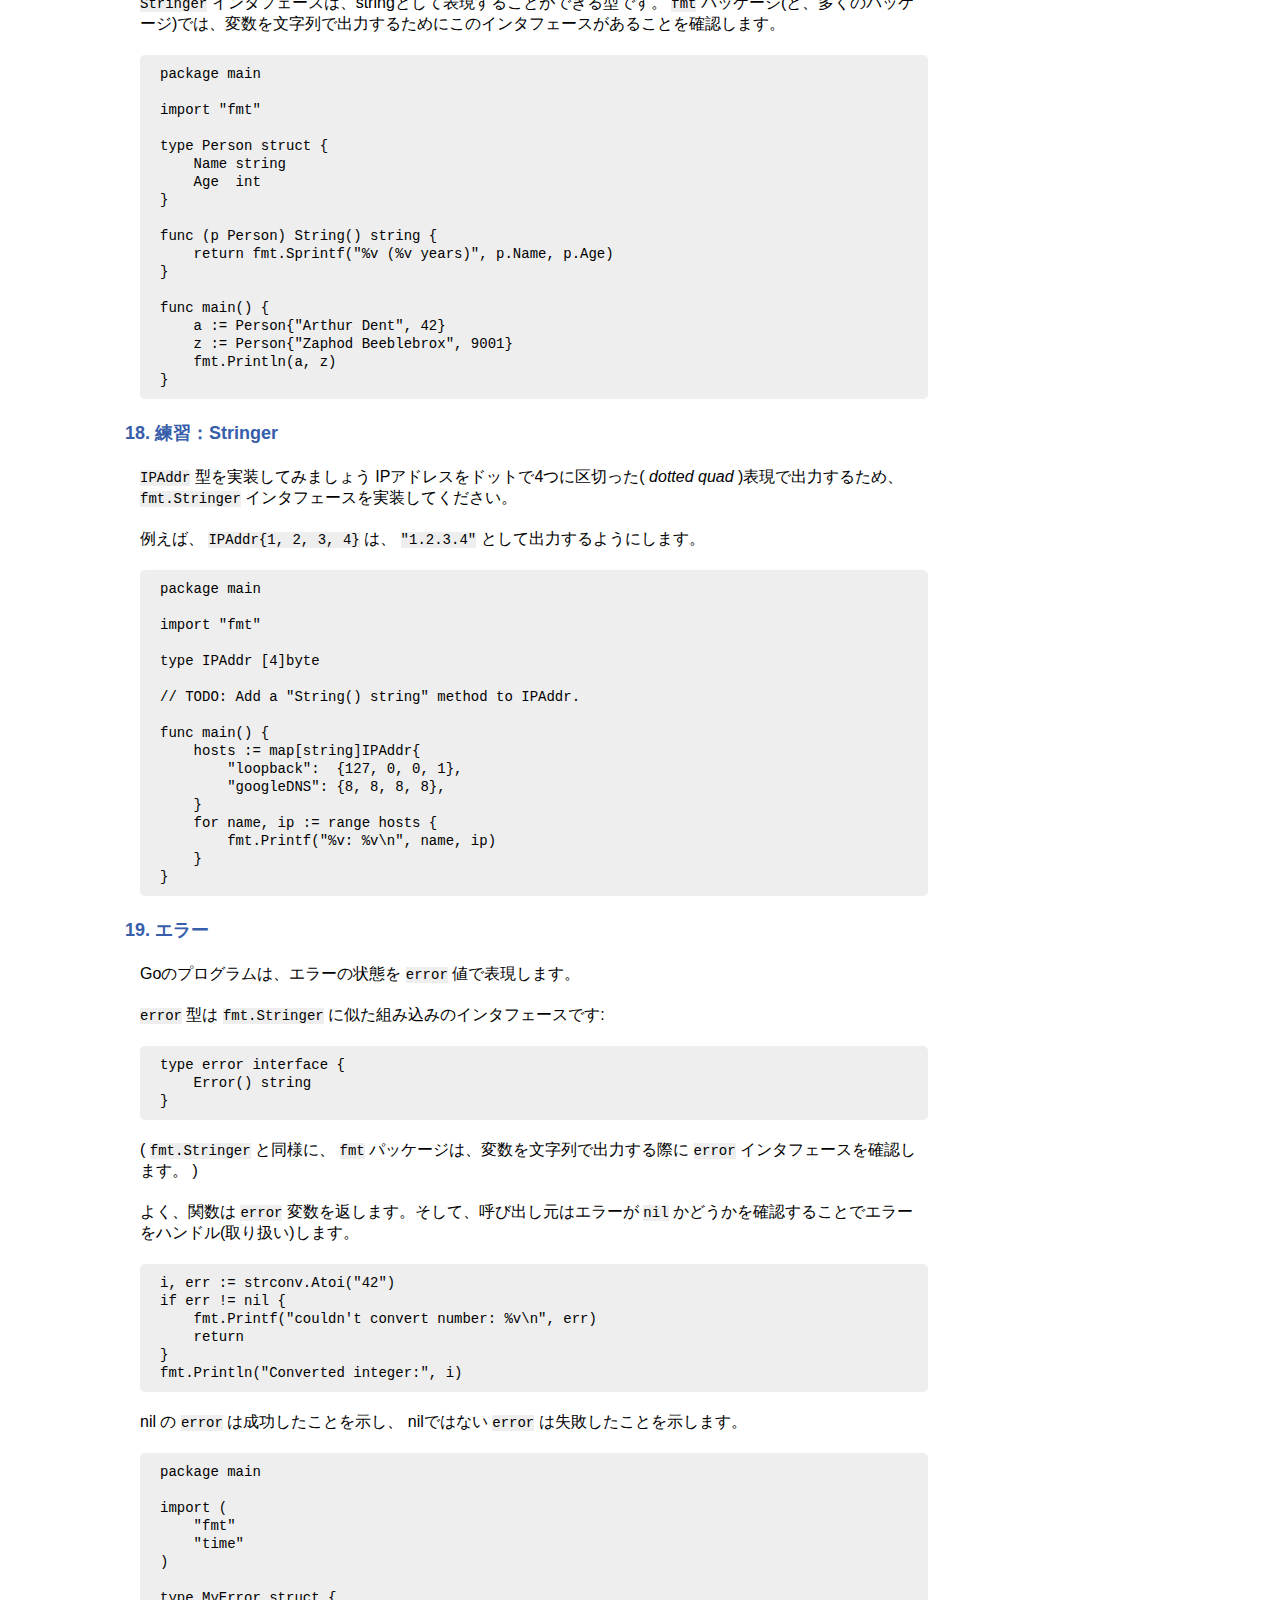
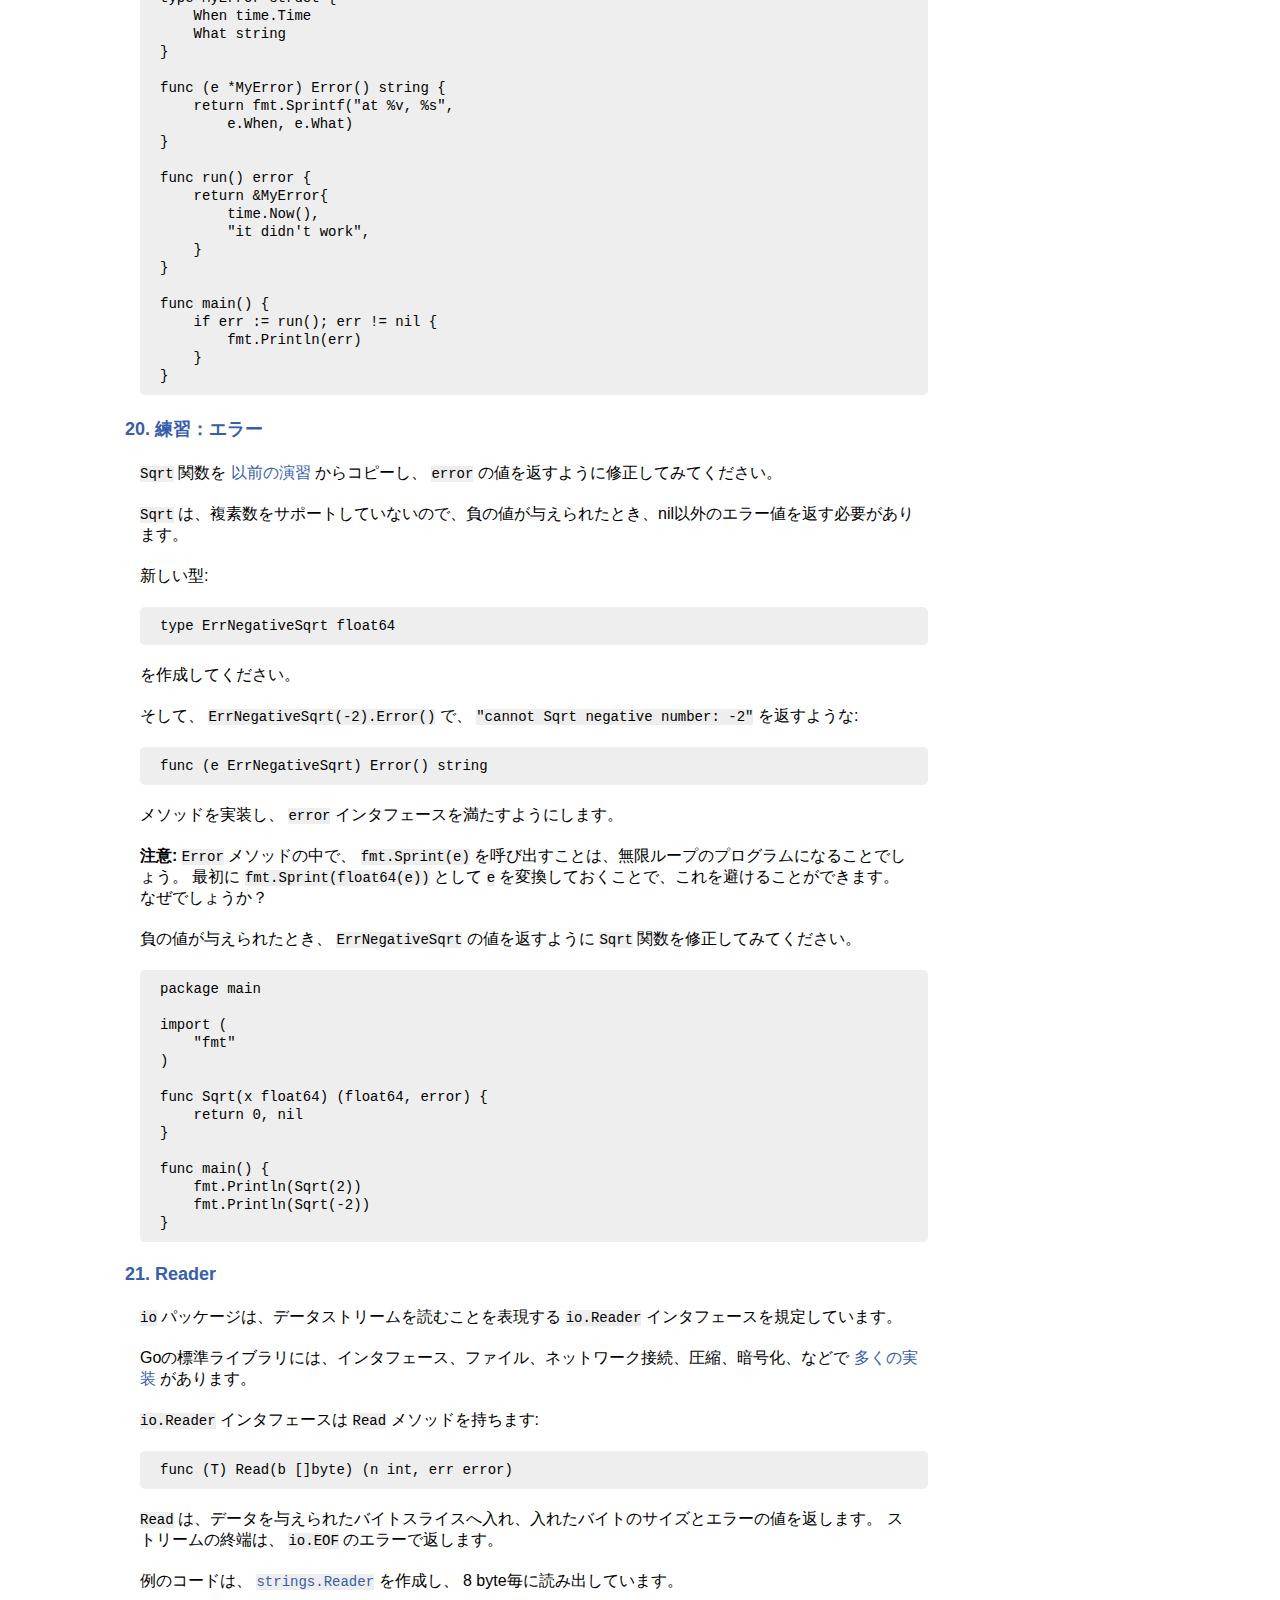
<file: html/methods.html>
<!DOCTYPE html>
<html>

<head>
  <title>メソッドとインターフェース</title>
  <link type="text/css" rel="stylesheet" href="article.css">
  <meta charset='utf-8'>
  <script>

    if (window["location"] && window["location"]["hostname"] == "talks.golang.org") {
      var _gaq = _gaq || [];
      _gaq.push(["_setAccount", "UA-11222381-6"]);
      _gaq.push(["b._setAccount", "UA-49880327-6"]);
      window.trackPageview = function () {
        _gaq.push(["_trackPageview", location.pathname + location.hash]);
        _gaq.push(["b._trackPageview", location.pathname + location.hash]);
      };
      window.trackPageview();
      window.trackEvent = function (category, action, opt_label, opt_value, opt_noninteraction) {
        _gaq.push(["_trackEvent", category, action, opt_label, opt_value, opt_noninteraction]);
        _gaq.push(["b._trackEvent", category, action, opt_label, opt_value, opt_noninteraction]);
      };
    }
  </script>
</head>

<body>
  <div id="topbar" class="wide">
    <div class="container">
      <div id="heading">メソッドとインターフェース

        <div class="author">


          <p>
            The Go Authors
          </p>

          <p class="link"><a href="https://golang.org" target="_blank">https://golang.org</a></p>
        </div>


      </div>
    </div>
  </div>
  <div id="page" class="wide">
    <div id="toc" class="no-print">
      <div id="tochead">目次</div>

      <ul class="toc-outer">

        <li><a href="#TOC_1.">メソッド</a></li>


        <li><a href="#TOC_2.">メソッドと関数</a></li>


        <li><a href="#TOC_3.">メソッド（続）</a></li>


        <li><a href="#TOC_4.">ポインタレシーバ</a></li>


        <li><a href="#TOC_5.">ポインタと関数</a></li>


        <li><a href="#TOC_6.">メソッドとポインタ間接参照</a></li>


        <li><a href="#TOC_7.">メソッドとポインタ間接参照 (2)</a></li>


        <li><a href="#TOC_8.">値かポインタレシーバかの選択</a></li>


        <li><a href="#TOC_9.">インタフェース</a></li>


        <li><a href="#TOC_10.">インターフェースは暗黙に実装される</a></li>


        <li><a href="#TOC_11.">インターフェースの値</a></li>


        <li><a href="#TOC_12.">nilが潜在する値に関するインターフェースの値</a></li>


        <li><a href="#TOC_13.">nilインターフェースの値</a></li>


        <li><a href="#TOC_14.">空のインターフェース</a></li>


        <li><a href="#TOC_15.">型アサーション</a></li>


        <li><a href="#TOC_16.">型switch</a></li>


        <li><a href="#TOC_17.">Stringer</a></li>


        <li><a href="#TOC_18.">練習：Stringer</a></li>


        <li><a href="#TOC_19.">エラー</a></li>


        <li><a href="#TOC_20.">練習：エラー</a></li>


        <li><a href="#TOC_21.">Reader</a></li>


        <li><a href="#TOC_22.">練習：Reader</a></li>


        <li><a href="#TOC_23.">練習：rot13Reader</a></li>


        <li><a href="#TOC_24.">Image</a></li>


        <li><a href="#TOC_25.">練習：Image</a></li>


        <li><a href="#TOC_26.">Congratulations!</a></li>


      </ul>

    </div>

    <div class="container">




      <h1 id="TOC_1.">1. メソッド</h1>


      <p>
        Goには、クラス( <i>class</i> )のしくみはありませんが、型にメソッド( <i>method</i> )を定義できます。
      </p>



      <p>
        メソッドは、特別なレシーバ( <i>receiver</i> )引数を関数に取ります。
      </p>



      <p>
        レシーバは、 <code>func</code> キーワードとメソッド名の間に自身の引数リストで表現します。
      </p>



      <p>
        この例では、 <code>Abs</code> メソッドは <code>v</code> という名前の <code>Vertex</code> 型のレシーバを持つことを意味しています。
      </p>


      <div class="code">
        <pre><span num="3">package main</span>
<span num="4"></span>
<span num="5">import (</span>
<span num="6">    &#34;fmt&#34;</span>
<span num="7">    &#34;math&#34;</span>
<span num="8">)</span>
<span num="9"></span>
<span num="10">type Vertex struct {</span>
<span num="11">    X, Y float64</span>
<span num="12">}</span>
<span num="13"></span>
<span num="14">func (v Vertex) Abs() float64 {</span>
<span num="15">    return math.Sqrt(v.X*v.X &#43; v.Y*v.Y)</span>
<span num="16">}</span>
<span num="17"></span>
<span num="18">func main() {</span>
<span num="19">    v := Vertex{3, 4}</span>
<span num="20">    fmt.Println(v.Abs())</span>
<span num="21">}</span>
</pre>
      </div>




      <h1 id="TOC_2.">2. メソッドと関数</h1>


      <p>
        メソッドは、レシーバ引数を伴う関数、でしたね？
      </p>



      <p>
        この <code>Abs</code> は、先ほどの例から機能を変えずに通常の関数として記述しています。
      </p>


      <div class="code">
        <pre><span num="3">package main</span>
<span num="4"></span>
<span num="5">import (</span>
<span num="6">    &#34;fmt&#34;</span>
<span num="7">    &#34;math&#34;</span>
<span num="8">)</span>
<span num="9"></span>
<span num="10">type Vertex struct {</span>
<span num="11">    X, Y float64</span>
<span num="12">}</span>
<span num="13"></span>
<span num="14">func Abs(v Vertex) float64 {</span>
<span num="15">    return math.Sqrt(v.X*v.X &#43; v.Y*v.Y)</span>
<span num="16">}</span>
<span num="17"></span>
<span num="18">func main() {</span>
<span num="19">    v := Vertex{3, 4}</span>
<span num="20">    fmt.Println(Abs(v))</span>
<span num="21">}</span>
</pre>
      </div>




      <h1 id="TOC_3.">3. メソッド（続）</h1>


      <p>
        例で挙げたstructの型だけではなく、任意の型(type)にもメソッドを宣言できます。
      </p>



      <p>
        例は、 <code>Abs</code> メソッドを持つ、数値型の <code>MyFloat</code> 型です。
      </p>



      <p>
        レシーバを伴うメソッドの宣言は、レシーバ型が同じパッケージにある必要があります。


        他のパッケージに定義している型に対して、レシーバを伴うメソッドを宣言できません


        （組み込みの <code>int</code> などの型も同様です）。
      </p>


      <div class="code">
        <pre><span num="3">package main</span>
<span num="4"></span>
<span num="5">import (</span>
<span num="6">    &#34;fmt&#34;</span>
<span num="7">    &#34;math&#34;</span>
<span num="8">)</span>
<span num="9"></span>
<span num="10">type MyFloat float64</span>
<span num="11"></span>
<span num="12">func (f MyFloat) Abs() float64 {</span>
<span num="13">    if f &lt; 0 {</span>
<span num="14">        return float64(-f)</span>
<span num="15">    }</span>
<span num="16">    return float64(f)</span>
<span num="17">}</span>
<span num="18"></span>
<span num="19">func main() {</span>
<span num="20">    f := MyFloat(-math.Sqrt2)</span>
<span num="21">    fmt.Println(f.Abs())</span>
<span num="22">}</span>
</pre>
      </div>




      <h1 id="TOC_4.">4. ポインタレシーバ</h1>


      <p>
        ポインタレシーバでメソッドを宣言できます。
      </p>



      <p>
        これはレシーバの型が、ある型 <code>T</code> への構文 <code>*T</code> があることを意味します。


        （なお、 <code>T</code> は <code>*int</code> のようなポインタ自身を取ることはできません）
      </p>



      <p>
        例では <code>*Vertex</code> に <code>Scale</code> メソッドが定義されています。
      </p>



      <p>
        ポインタレシーバを持つメソッド(ここでは <code>Scale</code> )は、レシーバが指す変数を変更できます。


        レシーバ自身を更新することが多いため、変数レシーバよりもポインタレシーバの方が一般的です。
      </p>



      <p>
        <code>Scale</code> の宣言(line 16)から <code>*</code> を消し、プログラムの振る舞いがどう変わるのかを確認してみましょう。
      </p>



      <p>
        変数レシーバでは、 <code>Scale</code> メソッドの操作は元の <code>Vertex</code> 変数のコピーを操作します。


        （これは関数の引数としての振るまいと同じです）。


        つまり <code>main</code> 関数で宣言した <code>Vertex</code> 変数を変更するためには、<code>Scale</code> メソッドはポインタレシーバにする必要があるのです。
      </p>


      <div class="code">
        <pre><span num="3">package main</span>
<span num="4"></span>
<span num="5">import (</span>
<span num="6">    &#34;fmt&#34;</span>
<span num="7">    &#34;math&#34;</span>
<span num="8">)</span>
<span num="9"></span>
<span num="10">type Vertex struct {</span>
<span num="11">    X, Y float64</span>
<span num="12">}</span>
<span num="13"></span>
<span num="14">func (v Vertex) Abs() float64 {</span>
<span num="15">    return math.Sqrt(v.X*v.X &#43; v.Y*v.Y)</span>
<span num="16">}</span>
<span num="17"></span>
<span num="18">func (v *Vertex) Scale(f float64) {</span>
<span num="19">    v.X = v.X * f</span>
<span num="20">    v.Y = v.Y * f</span>
<span num="21">}</span>
<span num="22"></span>
<span num="23">func main() {</span>
<span num="24">    v := Vertex{3, 4}</span>
<span num="25">    v.Scale(10)</span>
<span num="26">    fmt.Println(v.Abs())</span>
<span num="27">}</span>
</pre>
      </div>




      <h1 id="TOC_5.">5. ポインタと関数</h1>


      <p>
        ここで、 <code>Abs</code> と <code>Scale</code> メソッドは関数として書きなおしてあります。
      </p>



      <p>
        再度、line 16から <code>*</code> を消してください。


        なぜ振る舞いが変わったのかわかりますか？


        コンパイルするために、さらに何が必要でしょうか。
      </p>



      <p>
        (よくわからなくても、次のページに行きましょう)
      </p>


      <div class="code">
        <pre><span num="3">package main</span>
<span num="4"></span>
<span num="5">import (</span>
<span num="6">    &#34;fmt&#34;</span>
<span num="7">    &#34;math&#34;</span>
<span num="8">)</span>
<span num="9"></span>
<span num="10">type Vertex struct {</span>
<span num="11">    X, Y float64</span>
<span num="12">}</span>
<span num="13"></span>
<span num="14">func Abs(v Vertex) float64 {</span>
<span num="15">    return math.Sqrt(v.X*v.X &#43; v.Y*v.Y)</span>
<span num="16">}</span>
<span num="17"></span>
<span num="18">func Scale(v *Vertex, f float64) {</span>
<span num="19">    v.X = v.X * f</span>
<span num="20">    v.Y = v.Y * f</span>
<span num="21">}</span>
<span num="22"></span>
<span num="23">func main() {</span>
<span num="24">    v := Vertex{3, 4}</span>
<span num="25">    Scale(&amp;v, 10)</span>
<span num="26">    fmt.Println(Abs(v))</span>
<span num="27">}</span>
</pre>
      </div>




      <h1 id="TOC_6.">6. メソッドとポインタ間接参照</h1>


      <p>
        下の2つの呼び出しを比べると、ポインタを引数に取る <code>ScaleFunc</code> 関数は、ポインタを渡す必要があることに気がつくでしょう:
      </p>



      <div class="code">
        <pre>var v Vertex
ScaleFunc(v, 5)  // Compile error!
ScaleFunc(&amp;v, 5) // OK</pre>
      </div>



      <p>
        メソッドがポインタレシーバである場合、呼び出し時に、変数、または、ポインタのいずれかのレシーバとして取ることができます:
      </p>



      <div class="code">
        <pre>var v Vertex
v.Scale(5)  // OK
p := &amp;v
p.Scale(10) // OK</pre>
      </div>



      <p>
        <code>v.Scale(5)</code> のステートメントでは、 <code>v</code> は変数であり、ポインタではありません。


        メソッドでポインタレシーバが自動的に呼びだされます。


        <code>Scale</code> メソッドはポインタレシーバを持つ場合、Goは利便性のため、 <code>v.Scale(5)</code> のステートメントを
        <code>(&amp;v).Scale(5)</code> として解釈します。
      </p>


      <div class="code">
        <pre><span num="3">package main</span>
<span num="4"></span>
<span num="5">import &#34;fmt&#34;</span>
<span num="6"></span>
<span num="7">type Vertex struct {</span>
<span num="8">    X, Y float64</span>
<span num="9">}</span>
<span num="10"></span>
<span num="11">func (v *Vertex) Scale(f float64) {</span>
<span num="12">    v.X = v.X * f</span>
<span num="13">    v.Y = v.Y * f</span>
<span num="14">}</span>
<span num="15"></span>
<span num="16">func ScaleFunc(v *Vertex, f float64) {</span>
<span num="17">    v.X = v.X * f</span>
<span num="18">    v.Y = v.Y * f</span>
<span num="19">}</span>
<span num="20"></span>
<span num="21">func main() {</span>
<span num="22">    v := Vertex{3, 4}</span>
<span num="23">    v.Scale(2)</span>
<span num="24">    ScaleFunc(&amp;v, 10)</span>
<span num="25"></span>
<span num="26">    p := &amp;Vertex{4, 3}</span>
<span num="27">    p.Scale(3)</span>
<span num="28">    ScaleFunc(p, 8)</span>
<span num="29"></span>
<span num="30">    fmt.Println(v, p)</span>
<span num="31">}</span>
</pre>
      </div>




      <h1 id="TOC_7.">7. メソッドとポインタ間接参照 (2)</h1>


      <p>
        逆にも見てみましょう。
      </p>



      <p>
        変数の引数を取る関数は、特定の型の変数を取る必要があります:
      </p>



      <div class="code">
        <pre>var v Vertex
fmt.Println(AbsFunc(v))  // OK
fmt.Println(AbsFunc(&amp;v)) // Compile error!</pre>
      </div>



      <p>
        メソッドが変数レシーバである場合、呼び出し時に、変数、または、ポインタのいずれかのレシーバとして取ることができます:
      </p>



      <div class="code">
        <pre>var v Vertex
fmt.Println(v.Abs()) // OK
p := &amp;v
fmt.Println(p.Abs()) // OK</pre>
      </div>



      <p>
        この場合、 <code>p.Abs()</code> は <code>(*p).Abs()</code> として解釈されます。
      </p>


      <div class="code">
        <pre><span num="3">package main</span>
<span num="4"></span>
<span num="5">import (</span>
<span num="6">    &#34;fmt&#34;</span>
<span num="7">    &#34;math&#34;</span>
<span num="8">)</span>
<span num="9"></span>
<span num="10">type Vertex struct {</span>
<span num="11">    X, Y float64</span>
<span num="12">}</span>
<span num="13"></span>
<span num="14">func (v Vertex) Abs() float64 {</span>
<span num="15">    return math.Sqrt(v.X*v.X &#43; v.Y*v.Y)</span>
<span num="16">}</span>
<span num="17"></span>
<span num="18">func AbsFunc(v Vertex) float64 {</span>
<span num="19">    return math.Sqrt(v.X*v.X &#43; v.Y*v.Y)</span>
<span num="20">}</span>
<span num="21"></span>
<span num="22">func main() {</span>
<span num="23">    v := Vertex{3, 4}</span>
<span num="24">    fmt.Println(v.Abs())</span>
<span num="25">    fmt.Println(AbsFunc(v))</span>
<span num="26"></span>
<span num="27">    p := &amp;Vertex{4, 3}</span>
<span num="28">    fmt.Println(p.Abs())</span>
<span num="29">    fmt.Println(AbsFunc(*p))</span>
<span num="30">}</span>
</pre>
      </div>




      <h1 id="TOC_8.">8. 値かポインタレシーバかの選択</h1>


      <p>
        ポインタレシーバを使う2つの理由があります。
      </p>



      <p>
        ひとつは、メソッドがレシーバが指す先の変数を変更するためです。
      </p>



      <p>
        ふたつに、メソッドの呼び出し毎に変数のコピーを避けるためです。


        例えば、レシーバが大きな構造体である場合に効率的です。
      </p>



      <p>
        例では、 <code>Abs</code> メソッドはレシーバ自身を変更する必要はありませんが、 <code>Scale</code> と <code>Abs</code> は両方とも
        <code>*Vertex</code> 型のレシーバです。
      </p>



      <p>
        一般的には、変数レシーバ、または、ポインタレシーバのどちらかですべてのメソッドを与え、混在させるべきではありません。


        (この理由は数ページ後にわかります)
      </p>


      <div class="code">
        <pre><span num="3">package main</span>
<span num="4"></span>
<span num="5">import (</span>
<span num="6">    &#34;fmt&#34;</span>
<span num="7">    &#34;math&#34;</span>
<span num="8">)</span>
<span num="9"></span>
<span num="10">type Vertex struct {</span>
<span num="11">    X, Y float64</span>
<span num="12">}</span>
<span num="13"></span>
<span num="14">func (v *Vertex) Scale(f float64) {</span>
<span num="15">    v.X = v.X * f</span>
<span num="16">    v.Y = v.Y * f</span>
<span num="17">}</span>
<span num="18"></span>
<span num="19">func (v *Vertex) Abs() float64 {</span>
<span num="20">    return math.Sqrt(v.X*v.X &#43; v.Y*v.Y)</span>
<span num="21">}</span>
<span num="22"></span>
<span num="23">func main() {</span>
<span num="24">    v := &amp;Vertex{3, 4}</span>
<span num="25">    fmt.Printf(&#34;Before scaling: %&#43;v, Abs: %v\n&#34;, v, v.Abs())</span>
<span num="26">    v.Scale(5)</span>
<span num="27">    fmt.Printf(&#34;After scaling: %&#43;v, Abs: %v\n&#34;, v, v.Abs())</span>
<span num="28">}</span>
</pre>
      </div>




      <h1 id="TOC_9.">9. インタフェース</h1>


      <p>
        interface(インタフェース)型は、メソッドのシグニチャの集まりで定義します。
      </p>



      <p>
        そのメソッドの集まりを実装した値を、interface型の変数へ持たせることができます。
      </p>



      <p>
        <b>注意:</b> この例は、22行目でエラーになります。


        <code>Abs</code> メソッドが、 <code>Vertex</code> ではなく <code>*Vertex</code> の定義であり、


        <code>Vertex</code> が <code>Abser</code> インタフェースを実装していないということになるためエラーとなります。
      </p>


      <div class="code">
        <pre><span num="3">package main</span>
<span num="4"></span>
<span num="5">import (</span>
<span num="6">    &#34;fmt&#34;</span>
<span num="7">    &#34;math&#34;</span>
<span num="8">)</span>
<span num="9"></span>
<span num="10">type Abser interface {</span>
<span num="11">    Abs() float64</span>
<span num="12">}</span>
<span num="13"></span>
<span num="14">func main() {</span>
<span num="15">    var a Abser</span>
<span num="16">    f := MyFloat(-math.Sqrt2)</span>
<span num="17">    v := Vertex{3, 4}</span>
<span num="18"></span>
<span num="19">    a = f  // a MyFloat implements Abser</span>
<span num="20">    a = &amp;v // a *Vertex implements Abser</span>
<span num="21"></span>
<span num="22">    // In the following line, v is a Vertex (not *Vertex)</span>
<span num="23">    // and does NOT implement Abser.</span>
<span num="24">    a = v</span>
<span num="25"></span>
<span num="26">    fmt.Println(a.Abs())</span>
<span num="27">}</span>
<span num="28"></span>
<span num="29">type MyFloat float64</span>
<span num="30"></span>
<span num="31">func (f MyFloat) Abs() float64 {</span>
<span num="32">    if f &lt; 0 {</span>
<span num="33">        return float64(-f)</span>
<span num="34">    }</span>
<span num="35">    return float64(f)</span>
<span num="36">}</span>
<span num="37"></span>
<span num="38">type Vertex struct {</span>
<span num="39">    X, Y float64</span>
<span num="40">}</span>
<span num="41"></span>
<span num="42">func (v *Vertex) Abs() float64 {</span>
<span num="43">    return math.Sqrt(v.X*v.X &#43; v.Y*v.Y)</span>
<span num="44">}</span>
</pre>
      </div>




      <h1 id="TOC_10.">10. インターフェースは暗黙に実装される</h1>


      <p>
        型にメソッドを実装していくことによって、インタフェースを実装(満た)します。


        インタフェースを実装することを明示的に宣言する必要はありません( &#34;implements&#34; キーワードは必要ありません)。
      </p>



      <p>
        暗黙のインターフェースは、インターフェースの定義をその実装から切り離します。


        インターフェースの実装は、事前の取り決めなしにパッケージに現れることがあります。
      </p>


      <div class="code">
        <pre><span num="3">package main</span>
<span num="4"></span>
<span num="5">import &#34;fmt&#34;</span>
<span num="6"></span>
<span num="7">type I interface {</span>
<span num="8">    M()</span>
<span num="9">}</span>
<span num="10"></span>
<span num="11">type T struct {</span>
<span num="12">    S string</span>
<span num="13">}</span>
<span num="14"></span>
<span num="15">// This method means type T implements the interface I,</span>
<span num="16">// but we don&#39;t need to explicitly declare that it does so.</span>
<span num="17">func (t T) M() {</span>
<span num="18">    fmt.Println(t.S)</span>
<span num="19">}</span>
<span num="20"></span>
<span num="21">func main() {</span>
<span num="22">    var i I = T{&#34;hello&#34;}</span>
<span num="23">    i.M()</span>
<span num="24">}</span>
</pre>
      </div>




      <h1 id="TOC_11.">11. インターフェースの値</h1>


      <p>
        下記のように、インターフェースの値は、値と具体的な型のタプルのように考えることができます:
      </p>



      <div class="code">
        <pre>(value, type)</pre>
      </div>



      <p>
        インターフェースの値は、特定の基底になる具体的な型の値を保持します。
      </p>



      <p>
        インターフェースの値のメソッドを呼び出すと、その基底型の同じ名前のメソッドが実行されます。
      </p>


      <div class="code">
        <pre><span num="3">package main</span>
<span num="4"></span>
<span num="5">import (</span>
<span num="6">    &#34;fmt&#34;</span>
<span num="7">    &#34;math&#34;</span>
<span num="8">)</span>
<span num="9"></span>
<span num="10">type I interface {</span>
<span num="11">    M()</span>
<span num="12">}</span>
<span num="13"></span>
<span num="14">type T struct {</span>
<span num="15">    S string</span>
<span num="16">}</span>
<span num="17"></span>
<span num="18">func (t *T) M() {</span>
<span num="19">    fmt.Println(t.S)</span>
<span num="20">}</span>
<span num="21"></span>
<span num="22">type F float64</span>
<span num="23"></span>
<span num="24">func (f F) M() {</span>
<span num="25">    fmt.Println(f)</span>
<span num="26">}</span>
<span num="27"></span>
<span num="28">func main() {</span>
<span num="29">    var i I</span>
<span num="30"></span>
<span num="31">    i = &amp;T{&#34;Hello&#34;}</span>
<span num="32">    describe(i)</span>
<span num="33">    i.M()</span>
<span num="34"></span>
<span num="35">    i = F(math.Pi)</span>
<span num="36">    describe(i)</span>
<span num="37">    i.M()</span>
<span num="38">}</span>
<span num="39"></span>
<span num="40">func describe(i I) {</span>
<span num="41">    fmt.Printf(&#34;(%v, %T)\n&#34;, i, i)</span>
<span num="42">}</span>
</pre>
      </div>




      <h1 id="TOC_12.">12. nilが潜在する値に関するインターフェースの値</h1>


      <p>
        インターフェース自体の中にある具体的な値が nil の場合、メソッドは nil をレシーバーとして呼び出されます。
      </p>



      <p>
        いくつかの言語ではこれは null ポインター例外を引き起こしますが、Go では nil をレシーバーとして呼び出されても適切に処理するメソッドを記述するのが一般的です(この例では <code>M</code>
        メソッドのように)。
      </p>



      <p>
        具体的な値として nil を保持するインターフェイスの値それ自体は非 nil であることに注意してください。
      </p>


      <div class="code">
        <pre><span num="3">package main</span>
<span num="4"></span>
<span num="5">import &#34;fmt&#34;</span>
<span num="6"></span>
<span num="7">type I interface {</span>
<span num="8">    M()</span>
<span num="9">}</span>
<span num="10"></span>
<span num="11">type T struct {</span>
<span num="12">    S string</span>
<span num="13">}</span>
<span num="14"></span>
<span num="15">func (t *T) M() {</span>
<span num="16">    if t == nil {</span>
<span num="17">        fmt.Println(&#34;&lt;nil&gt;&#34;)</span>
<span num="18">        return</span>
<span num="19">    }</span>
<span num="20">    fmt.Println(t.S)</span>
<span num="21">}</span>
<span num="22"></span>
<span num="23">func main() {</span>
<span num="24">    var i I</span>
<span num="25"></span>
<span num="26">    var t *T</span>
<span num="27">    i = t</span>
<span num="28">    describe(i)</span>
<span num="29">    i.M()</span>
<span num="30"></span>
<span num="31">    i = &amp;T{&#34;hello&#34;}</span>
<span num="32">    describe(i)</span>
<span num="33">    i.M()</span>
<span num="34">}</span>
<span num="35"></span>
<span num="36">func describe(i I) {</span>
<span num="37">    fmt.Printf(&#34;(%v, %T)\n&#34;, i, i)</span>
<span num="38">}</span>
</pre>
      </div>




      <h1 id="TOC_13.">13. nilインターフェースの値</h1>


      <p>
        nil インターフェースの値は、値も具体的な型も保持しません。
      </p>



      <p>
        呼び出す <i>具体的な</i> メソッドを示す型がインターフェースのタプル内に存在しないため、 nil インターフェースのメソッドを呼び出すと、ランタイムエラーになります。
      </p>


      <div class="code">
        <pre><span num="3">package main</span>
<span num="4"></span>
<span num="5">import &#34;fmt&#34;</span>
<span num="6"></span>
<span num="7">type I interface {</span>
<span num="8">    M()</span>
<span num="9">}</span>
<span num="10"></span>
<span num="11">func main() {</span>
<span num="12">    var i I</span>
<span num="13">    describe(i)</span>
<span num="14">    i.M()</span>
<span num="15">}</span>
<span num="16"></span>
<span num="17">func describe(i I) {</span>
<span num="18">    fmt.Printf(&#34;(%v, %T)\n&#34;, i, i)</span>
<span num="19">}</span>
</pre>
      </div>




      <h1 id="TOC_14.">14. 空のインターフェース</h1>


      <p>
        ゼロ個のメソッドを指定されたインターフェース型は、 <i>空のインターフェース</i> と呼ばれます:
      </p>



      <div class="code">
        <pre>interface{}</pre>
      </div>



      <p>
        空のインターフェースは、任意の型の値を保持できます。


        (全ての型は、少なくともゼロ個のメソッドを実装しています。)
      </p>



      <p>
        空のインターフェースは、未知の型の値を扱うコードで使用されます。


        例えば、 <code>fmt.Print</code> は <code>interface{}</code> 型の任意の数の引数を受け取ります。
      </p>


      <div class="code">
        <pre><span num="3">package main</span>
<span num="4"></span>
<span num="5">import &#34;fmt&#34;</span>
<span num="6"></span>
<span num="7">func main() {</span>
<span num="8">    var i interface{}</span>
<span num="9">    describe(i)</span>
<span num="10"></span>
<span num="11">    i = 42</span>
<span num="12">    describe(i)</span>
<span num="13"></span>
<span num="14">    i = &#34;hello&#34;</span>
<span num="15">    describe(i)</span>
<span num="16">}</span>
<span num="17"></span>
<span num="18">func describe(i interface{}) {</span>
<span num="19">    fmt.Printf(&#34;(%v, %T)\n&#34;, i, i)</span>
<span num="20">}</span>
</pre>
      </div>




      <h1 id="TOC_15.">15. 型アサーション</h1>


      <p>
        <i>型アサーション</i> は、インターフェースの値の基になる具体的な値を利用する手段を提供します。
      </p>



      <div class="code">
        <pre>t := i.(T)</pre>
      </div>



      <p>
        この文は、インターフェースの値 <code>i</code> が具体的な型 <code>T</code> を保持し、基になる <code>T</code> の値を変数 <code>t</code>
        に代入することを主張します。
      </p>



      <p>
        <code>i</code> が <code>T</code> を保持していない場合、この文は panic を引き起こします。
      </p>



      <p>
        インターフェースの値が特定の型を保持しているかどうかを <i>テスト</i> するために、型アサーションは2つの値(基になる値とアサーションが成功したかどうかを報告するブール値)を返すことができます。
      </p>



      <div class="code">
        <pre>t, ok := i.(T)</pre>
      </div>



      <p>
        <code>i</code> が <code>T</code> を保持していれば、 <code>t</code> は基になる値になり、 <code>ok</code> は真(true)になります。
      </p>



      <p>
        そうでなければ、 <code>ok</code> は偽(false)になり、 <code>t</code> は型 <code>T</code> のゼロ値になり panic は起きません。
      </p>



      <p>
        この構文と map から読み取る構文との類似点に注意してください。
      </p>


      <div class="code">
        <pre><span num="3">package main</span>
<span num="4"></span>
<span num="5">import &#34;fmt&#34;</span>
<span num="6"></span>
<span num="7">func main() {</span>
<span num="8">    var i interface{} = &#34;hello&#34;</span>
<span num="9"></span>
<span num="10">    s := i.(string)</span>
<span num="11">    fmt.Println(s)</span>
<span num="12"></span>
<span num="13">    s, ok := i.(string)</span>
<span num="14">    fmt.Println(s, ok)</span>
<span num="15"></span>
<span num="16">    f, ok := i.(float64)</span>
<span num="17">    fmt.Println(f, ok)</span>
<span num="18"></span>
<span num="19">    f = i.(float64) // panic</span>
<span num="20">    fmt.Println(f)</span>
<span num="21">}</span>
</pre>
      </div>




      <h1 id="TOC_16.">16. 型switch</h1>


      <p>
        <i>型switch</i> はいくつかの型アサーションを直列に使用できる構造です。
      </p>



      <p>
        型switchは通常のswitch文と似ていますが、型switchのcaseは型(値ではない)を指定し、それらの値は指定されたインターフェースの値が保持する値の型と比較されます。
      </p>



      <div class="code">
        <pre>switch v := i.(type) {
case T:
    // here v has type T
case S:
    // here v has type S
default:
    // no match; here v has the same type as i
}</pre>
      </div>



      <p>
        型switchの宣言は、型アサーション <code>i.(T)</code> と同じ構文を持ちますが、特定の型 <code>T</code> はキーワード <code>type</code> に置き換えられます。
      </p>



      <p>
        このswitch文は、インターフェースの値 <code>i</code> が 型 <code>T</code> または <code>S</code> の値を保持するかどうかをテストします。


        <code>T</code> および <code>S</code> の各caseにおいて、変数 <code>v</code> はそれぞれ 型 <code>T</code> または <code>S</code> であり、
        <code>i</code> によって保持される値を保持します。


        defaultの場合(一致するものがない場合)、変数 <code>v</code> は同じインターフェース型で値は <code>i</code> となります。
      </p>


      <div class="code">
        <pre><span num="3">package main</span>
<span num="4"></span>
<span num="5">import &#34;fmt&#34;</span>
<span num="6"></span>
<span num="7">func do(i interface{}) {</span>
<span num="8">    switch v := i.(type) {</span>
<span num="9">    case int:</span>
<span num="10">        fmt.Printf(&#34;Twice %v is %v\n&#34;, v, v*2)</span>
<span num="11">    case string:</span>
<span num="12">        fmt.Printf(&#34;%q is %v bytes long\n&#34;, v, len(v))</span>
<span num="13">    default:</span>
<span num="14">        fmt.Printf(&#34;I don&#39;t know about type %T!\n&#34;, v)</span>
<span num="15">    }</span>
<span num="16">}</span>
<span num="17"></span>
<span num="18">func main() {</span>
<span num="19">    do(21)</span>
<span num="20">    do(&#34;hello&#34;)</span>
<span num="21">    do(true)</span>
<span num="22">}</span>
</pre>
      </div>




      <h1 id="TOC_17.">17. Stringer</h1>


      <p>
        もっともよく使われているinterfaceの一つに <a href="//golang.org/pkg/fmt/" target="_self"><code>fmt</code> パッケージ</a> に定義されている <a
          href="//golang.org/pkg/fmt/#Stringer" target="_self"><code>Stringer</code></a> があります:
      </p>



      <div class="code">
        <pre>type Stringer interface {
    String() string
}</pre>
      </div>



      <p>
        <code>Stringer</code> インタフェースは、stringとして表現することができる型です。


        <code>fmt</code> パッケージ(と、多くのパッケージ)では、変数を文字列で出力するためにこのインタフェースがあることを確認します。
      </p>


      <div class="code">
        <pre><span num="3">package main</span>
<span num="4"></span>
<span num="5">import &#34;fmt&#34;</span>
<span num="6"></span>
<span num="7">type Person struct {</span>
<span num="8">    Name string</span>
<span num="9">    Age  int</span>
<span num="10">}</span>
<span num="11"></span>
<span num="12">func (p Person) String() string {</span>
<span num="13">    return fmt.Sprintf(&#34;%v (%v years)&#34;, p.Name, p.Age)</span>
<span num="14">}</span>
<span num="15"></span>
<span num="16">func main() {</span>
<span num="17">    a := Person{&#34;Arthur Dent&#34;, 42}</span>
<span num="18">    z := Person{&#34;Zaphod Beeblebrox&#34;, 9001}</span>
<span num="19">    fmt.Println(a, z)</span>
<span num="20">}</span>
</pre>
      </div>




      <h1 id="TOC_18.">18. 練習：Stringer</h1>


      <p>
        <code>IPAddr</code> 型を実装してみましょう


        IPアドレスをドットで4つに区切った( <i>dotted quad</i> )表現で出力するため、 <code>fmt.Stringer</code> インタフェースを実装してください。
      </p>



      <p>
        例えば、 <code>IPAddr{1, 2, 3, 4}</code> は、 <code>&#34;1.2.3.4&#34;</code> として出力するようにします。
      </p>


      <div class="code">
        <pre><span num="3">package main</span>
<span num="4"></span>
<span num="5">import &#34;fmt&#34;</span>
<span num="6"></span>
<span num="7">type IPAddr [4]byte</span>
<span num="8"></span>
<span num="9">// TODO: Add a &#34;String() string&#34; method to IPAddr.</span>
<span num="10"></span>
<span num="11">func main() {</span>
<span num="12">    hosts := map[string]IPAddr{</span>
<span num="13">        &#34;loopback&#34;:  {127, 0, 0, 1},</span>
<span num="14">        &#34;googleDNS&#34;: {8, 8, 8, 8},</span>
<span num="15">    }</span>
<span num="16">    for name, ip := range hosts {</span>
<span num="17">        fmt.Printf(&#34;%v: %v\n&#34;, name, ip)</span>
<span num="18">    }</span>
<span num="19">}</span>
</pre>
      </div>




      <h1 id="TOC_19.">19. エラー</h1>


      <p>
        Goのプログラムは、エラーの状態を <code>error</code> 値で表現します。
      </p>



      <p>
        <code>error</code> 型は <code>fmt.Stringer</code> に似た組み込みのインタフェースです:
      </p>



      <div class="code">
        <pre>type error interface {
    Error() string
}</pre>
      </div>



      <p>
        ( <code>fmt.Stringer</code> と同様に、 <code>fmt</code> パッケージは、変数を文字列で出力する際に <code>error</code> インタフェースを確認します。 )
      </p>



      <p>
        よく、関数は <code>error</code> 変数を返します。そして、呼び出し元はエラーが <code>nil</code> かどうかを確認することでエラーをハンドル(取り扱い)します。
      </p>



      <div class="code">
        <pre>i, err := strconv.Atoi(&#34;42&#34;)
if err != nil {
    fmt.Printf(&#34;couldn&#39;t convert number: %v\n&#34;, err)
    return
}
fmt.Println(&#34;Converted integer:&#34;, i)</pre>
      </div>



      <p>
        nil の <code>error</code> は成功したことを示し、 nilではない <code>error</code> は失敗したことを示します。
      </p>


      <div class="code">
        <pre><span num="3">package main</span>
<span num="4"></span>
<span num="5">import (</span>
<span num="6">    &#34;fmt&#34;</span>
<span num="7">    &#34;time&#34;</span>
<span num="8">)</span>
<span num="9"></span>
<span num="10">type MyError struct {</span>
<span num="11">    When time.Time</span>
<span num="12">    What string</span>
<span num="13">}</span>
<span num="14"></span>
<span num="15">func (e *MyError) Error() string {</span>
<span num="16">    return fmt.Sprintf(&#34;at %v, %s&#34;,</span>
<span num="17">        e.When, e.What)</span>
<span num="18">}</span>
<span num="19"></span>
<span num="20">func run() error {</span>
<span num="21">    return &amp;MyError{</span>
<span num="22">        time.Now(),</span>
<span num="23">        &#34;it didn&#39;t work&#34;,</span>
<span num="24">    }</span>
<span num="25">}</span>
<span num="26"></span>
<span num="27">func main() {</span>
<span num="28">    if err := run(); err != nil {</span>
<span num="29">        fmt.Println(err)</span>
<span num="30">    }</span>
<span num="31">}</span>
</pre>
      </div>




      <h1 id="TOC_20.">20. 練習：エラー</h1>


      <p>
        <code>Sqrt</code> 関数を <a href="/flowcontrol/8" target="_self">以前の演習</a> からコピーし、 <code>error</code>
        の値を返すように修正してみてください。
      </p>



      <p>
        <code>Sqrt</code> は、複素数をサポートしていないので、負の値が与えられたとき、nil以外のエラー値を返す必要があります。
      </p>



      <p>
        新しい型:
      </p>



      <div class="code">
        <pre>type ErrNegativeSqrt float64</pre>
      </div>



      <p>
        を作成してください。
      </p>



      <p>
        そして、 <code>ErrNegativeSqrt(-2).Error()</code> で、 <code>&#34;cannot Sqrt negative number: -2&#34;</code> を返すような:
      </p>



      <div class="code">
        <pre>func (e ErrNegativeSqrt) Error() string</pre>
      </div>



      <p>
        メソッドを実装し、 <code>error</code> インタフェースを満たすようにします。
      </p>



      <p>
        <b>注意:</b> <code>Error</code> メソッドの中で、 <code>fmt.Sprint(e)</code> を呼び出すことは、無限ループのプログラムになることでしょう。


        最初に <code>fmt.Sprint(float64(e))</code> として <code>e</code> を変換しておくことで、これを避けることができます。


        なぜでしょうか？
      </p>



      <p>
        負の値が与えられたとき、 <code>ErrNegativeSqrt</code> の値を返すように <code>Sqrt</code> 関数を修正してみてください。
      </p>


      <div class="code">
        <pre><span num="3">package main</span>
<span num="4"></span>
<span num="5">import (</span>
<span num="6">    &#34;fmt&#34;</span>
<span num="7">)</span>
<span num="8"></span>
<span num="9">func Sqrt(x float64) (float64, error) {</span>
<span num="10">    return 0, nil</span>
<span num="11">}</span>
<span num="12"></span>
<span num="13">func main() {</span>
<span num="14">    fmt.Println(Sqrt(2))</span>
<span num="15">    fmt.Println(Sqrt(-2))</span>
<span num="16">}</span>
</pre>
      </div>




      <h1 id="TOC_21.">21. Reader</h1>


      <p>
        <code>io</code> パッケージは、データストリームを読むことを表現する <code>io.Reader</code> インタフェースを規定しています。
      </p>



      <p>
        Goの標準ライブラリには、インタフェース、ファイル、ネットワーク接続、圧縮、暗号化、などで <a href="https://golang.org/search?q=Read#Global"
          target="_blank">多くの実装</a> があります。
      </p>



      <p>
        <code>io.Reader</code> インタフェースは <code>Read</code> メソッドを持ちます:
      </p>



      <div class="code">
        <pre>func (T) Read(b []byte) (n int, err error)</pre>
      </div>



      <p>
        <code>Read</code> は、データを与えられたバイトスライスへ入れ、入れたバイトのサイズとエラーの値を返します。


        ストリームの終端は、 <code>io.EOF</code> のエラーで返します。
      </p>



      <p>
        例のコードは、 <a href="//golang.org/pkg/strings/#Reader" target="_self"><code>strings.Reader</code></a> を作成し、


        8 byte毎に読み出しています。
      </p>


      <div class="code">
        <pre><span num="3">package main</span>
<span num="4"></span>
<span num="5">import (</span>
<span num="6">    &#34;fmt&#34;</span>
<span num="7">    &#34;io&#34;</span>
<span num="8">    &#34;strings&#34;</span>
<span num="9">)</span>
<span num="10"></span>
<span num="11">func main() {</span>
<span num="12">    r := strings.NewReader(&#34;Hello, Reader!&#34;)</span>
<span num="13"></span>
<span num="14">    b := make([]byte, 8)</span>
<span num="15">    for {</span>
<span num="16">        n, err := r.Read(b)</span>
<span num="17">        fmt.Printf(&#34;n = %v err = %v b = %v\n&#34;, n, err, b)</span>
<span num="18">        fmt.Printf(&#34;b[:n] = %q\n&#34;, b[:n])</span>
<span num="19">        if err == io.EOF {</span>
<span num="20">            break</span>
<span num="21">        }</span>
<span num="22">    }</span>
<span num="23">}</span>
</pre>
      </div>




      <h1 id="TOC_22.">22. 練習：Reader</h1>


      <p>
        ASCII文字 <code>&#39;A&#39;</code> の無限ストリームを出力する <code>Reader</code> 型を実装してください。
      </p>


      <div class="code">
        <pre><span num="3">package main</span>
<span num="4"></span>
<span num="5">import &#34;golang.org/x/tour/reader&#34;</span>
<span num="6"></span>
<span num="7">type MyReader struct{}</span>
<span num="8"></span>
<span num="9">// TODO: Add a Read([]byte) (int, error) method to MyReader.</span>
<span num="10"></span>
<span num="11">func main() {</span>
<span num="12">    reader.Validate(MyReader{})</span>
<span num="13">}</span>
</pre>
      </div>




      <h1 id="TOC_23.">23. 練習：rot13Reader</h1>


      <p>
        よくあるパターンは、別の <code>io.Reader</code> をラップし、ストリームの内容を何らかの方法で変換する<a href="https://golang.org/pkg/io/#Reader"
          target="_blank">io.Reader</a>です。
      </p>



      <p>
        例えば、 <a href="https://golang.org/pkg/compress/gzip/#NewReader" target="_blank">gzip.NewReader</a> は、
        <code>io.Reader</code> (gzipされたデータストリーム)を引数で受け取り、 <code>*gzip.Reader</code> を返します。


        その <code>*gzip.Reader</code> は、 <code>io.Reader</code> (展開したデータストリーム)を実装しています。
      </p>



      <p>
        <code>io.Reader</code> を実装し、 <code>io.Reader</code> で<a href="https://ja.wikipedia.org/wiki/ROT13"
          target="_blank">ROT13</a> 換字式暗号( <i>substitution cipher</i> )をすべてのアルファベットの文字に適用して読み出すように
        <code>rot13Reader</code> を実装してみてください。
      </p>



      <p>
        <code>rot13Reader</code> 型は提供済みです。


        この <code>Read</code> メソッドを実装することで <code>io.Reader</code> インタフェースを満たしてください。
      </p>


      <div class="code">
        <pre><span num="3">package main</span>
<span num="4"></span>
<span num="5">import (</span>
<span num="6">    &#34;io&#34;</span>
<span num="7">    &#34;os&#34;</span>
<span num="8">    &#34;strings&#34;</span>
<span num="9">)</span>
<span num="10"></span>
<span num="11">type rot13Reader struct {</span>
<span num="12">    r io.Reader</span>
<span num="13">}</span>
<span num="14"></span>
<span num="15">func main() {</span>
<span num="16">    s := strings.NewReader(&#34;Lbh penpxrq gur pbqr!&#34;)</span>
<span num="17">    r := rot13Reader{s}</span>
<span num="18">    io.Copy(os.Stdout, &amp;r)</span>
<span num="19">}</span>
</pre>
      </div>




      <h1 id="TOC_24.">24. Image</h1>


      <p>
        <a href="https://golang.org/pkg/image/#Image" target="_blank"><code>image</code></a> パッケージは、以下の
        <code>Image</code> インタフェースを定義しています：
      </p>



      <div class="code">
        <pre>package image

type Image interface {
    ColorModel() color.Model
    Bounds() Rectangle
    At(x, y int) color.Color
}</pre>
      </div>



      <p>
        Note: <code>Bounds</code> メソッドの戻り値である <code>Rectangle</code> は、 <code>image</code> パッケージの


        <a href="https://golang.org/pkg/image/#Rectangle" target="_blank"><code>image.Rectangle</code></a>


        に定義があります。
      </p>



      <p>
        (詳細は、 <a href="https://golang.org/pkg/image/#Image" target="_blank">このドキュメント</a> を参照してください。)
      </p>



      <p>
        <code>color.Color</code> と <code>color.Model</code> は共にインタフェースですが、定義済みの <code>color.RGBA</code> と
        <code>color.RGBAModel</code> を使うことで、このインタフェースを無視できます。


        これらのインタフェースは、<a href="https://golang.org/pkg/image/color/" target="_blank">image/color</a> パッケージで定義されています。
      </p>


      <div class="code">
        <pre><span num="3">package main</span>
<span num="4"></span>
<span num="5">import (</span>
<span num="6">    &#34;fmt&#34;</span>
<span num="7">    &#34;image&#34;</span>
<span num="8">)</span>
<span num="9"></span>
<span num="10">func main() {</span>
<span num="11">    m := image.NewRGBA(image.Rect(0, 0, 100, 100))</span>
<span num="12">    fmt.Println(m.Bounds())</span>
<span num="13">    fmt.Println(m.At(0, 0).RGBA())</span>
<span num="14">}</span>
</pre>
      </div>




      <h1 id="TOC_25.">25. 練習：Image</h1>


      <p>
        前に解いた、画像ジェネレーターを覚えていますか？


        今回は、データのスライスの代わりに <code>image.Image</code> インタフェースの実装を返すようにしてみましょう。
      </p>



      <p>
        自分の <code>Image</code> 型を定義し、 <a href="https://golang.org/pkg/image/#Image"
          target="_blank">インタフェースを満たすのに必要なメソッド</a> を実装し、 <code>pic.ShowImage</code> を呼び出してみてください。
      </p>



      <p>
        <code>Bounds</code> は、 <code>image.Rect(0, 0, w, h)</code> のようにして <code>image.Rectangle</code> を返すようにします。
      </p>



      <p>
        <code>ColorModel</code> は、 <code>color.RGBAModel</code> を返すようにします。
      </p>



      <p>
        <code>At</code> は、ひとつの色を返します。


        生成する画像の色の値 <code>v</code> を <code>color.RGBA{v, v, 255, 255}</code> を利用して返すようにします。
      </p>


      <div class="code">
        <pre><span num="3">package main</span>
<span num="4"></span>
<span num="5">import &#34;golang.org/x/tour/pic&#34;</span>
<span num="6"></span>
<span num="7">type Image struct{}</span>
<span num="8"></span>
<span num="9">func main() {</span>
<span num="10">    m := Image{}</span>
<span num="11">    pic.ShowImage(m)</span>
<span num="12">}</span>
</pre>
      </div>




      <h1 id="TOC_26.">26. Congratulations!</h1>


      <p>
        この章はこれで終わりです。
      </p>



      <p>
        <a href="/list" target="_self">章のリスト</a>から学びたいところを見ても良いですし、


        <a href="javascript:click(&#39;.next-page&#39;)" target="_self">&gt;</a> をクリックして次の章へ進みましょう。
      </p>





    </div>
  </div>



  <script>
    (function () {

      if (window["location"] && window["location"]["hostname"] == "talks.golang.org") {
        var ga = document.createElement("script"); ga.type = "text/javascript"; ga.async = true;
        ga.src = ("https:" == document.location.protocol ? "https://ssl" : "http://www") + ".google-analytics.com/ga.js";
        var s = document.getElementsByTagName("script")[0]; s.parentNode.insertBefore(ga, s);
      }
    })();
  </script>
</body>

</html>
</file>
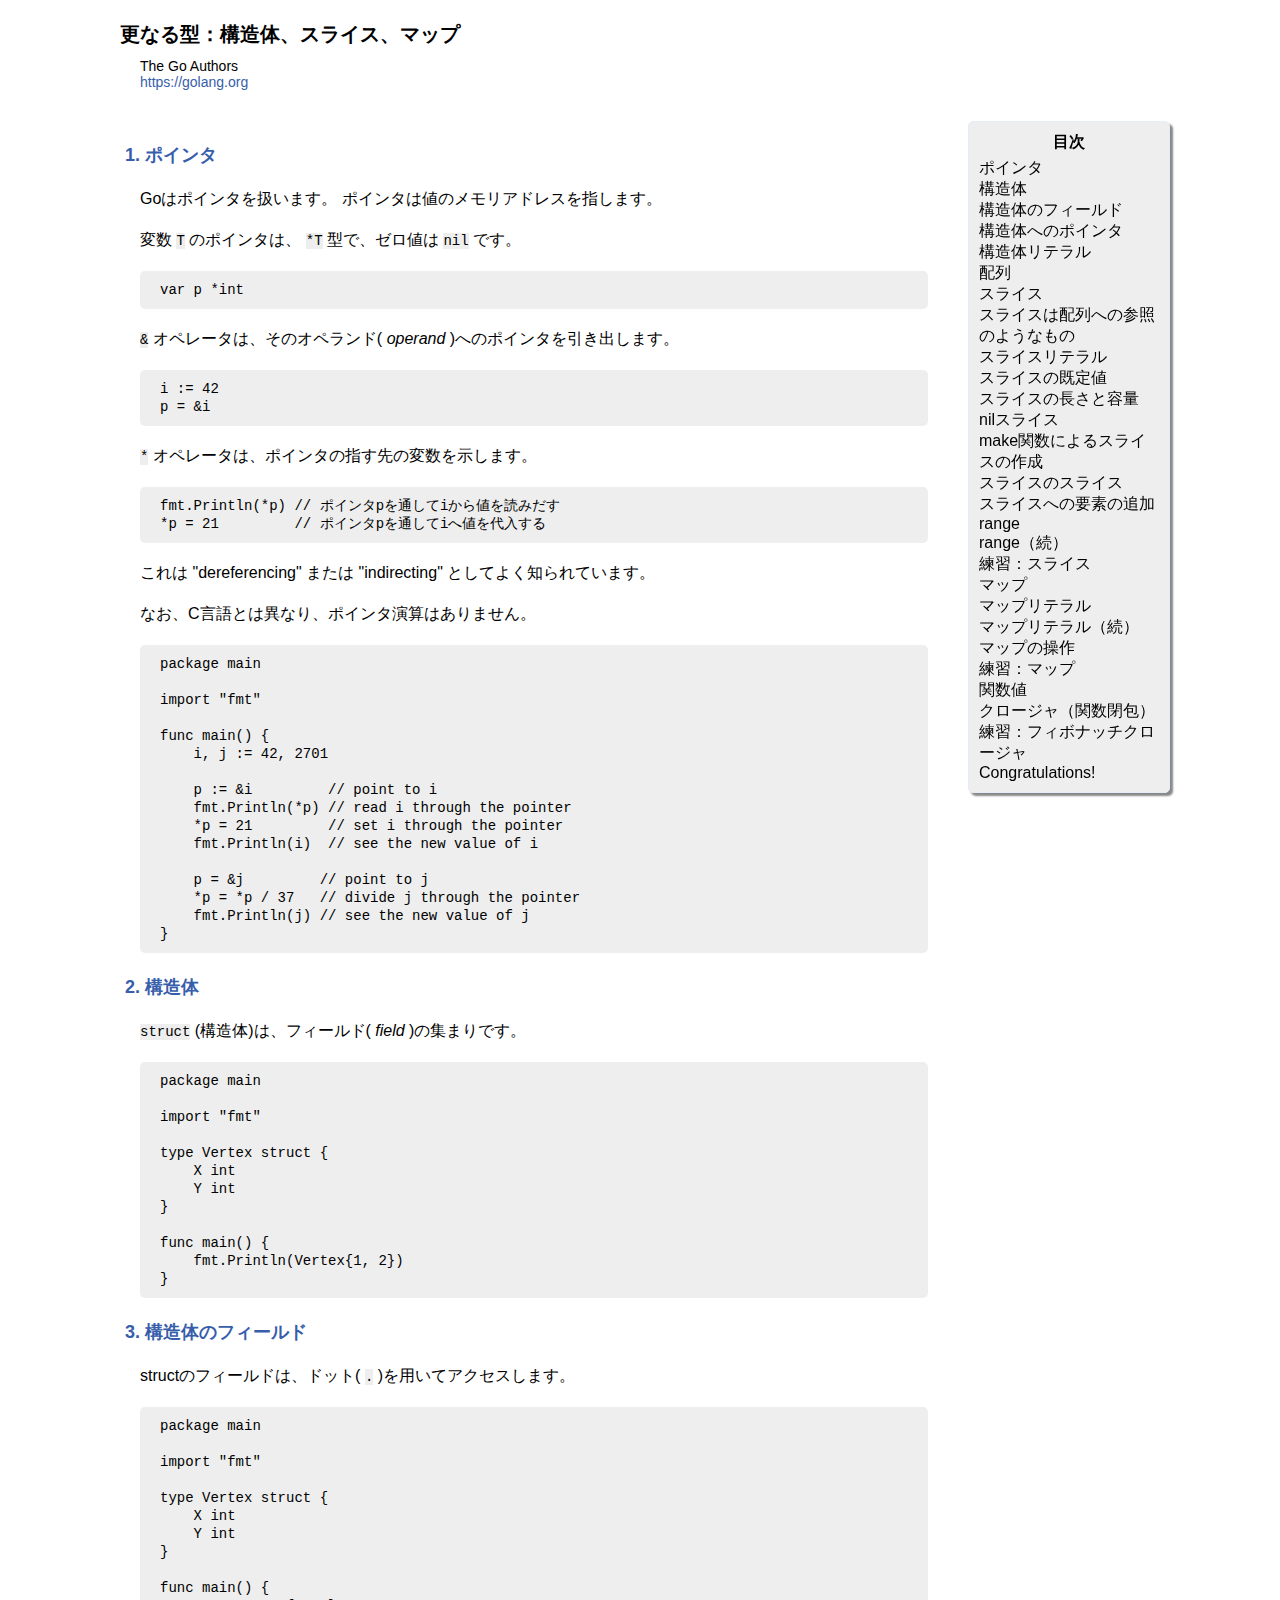
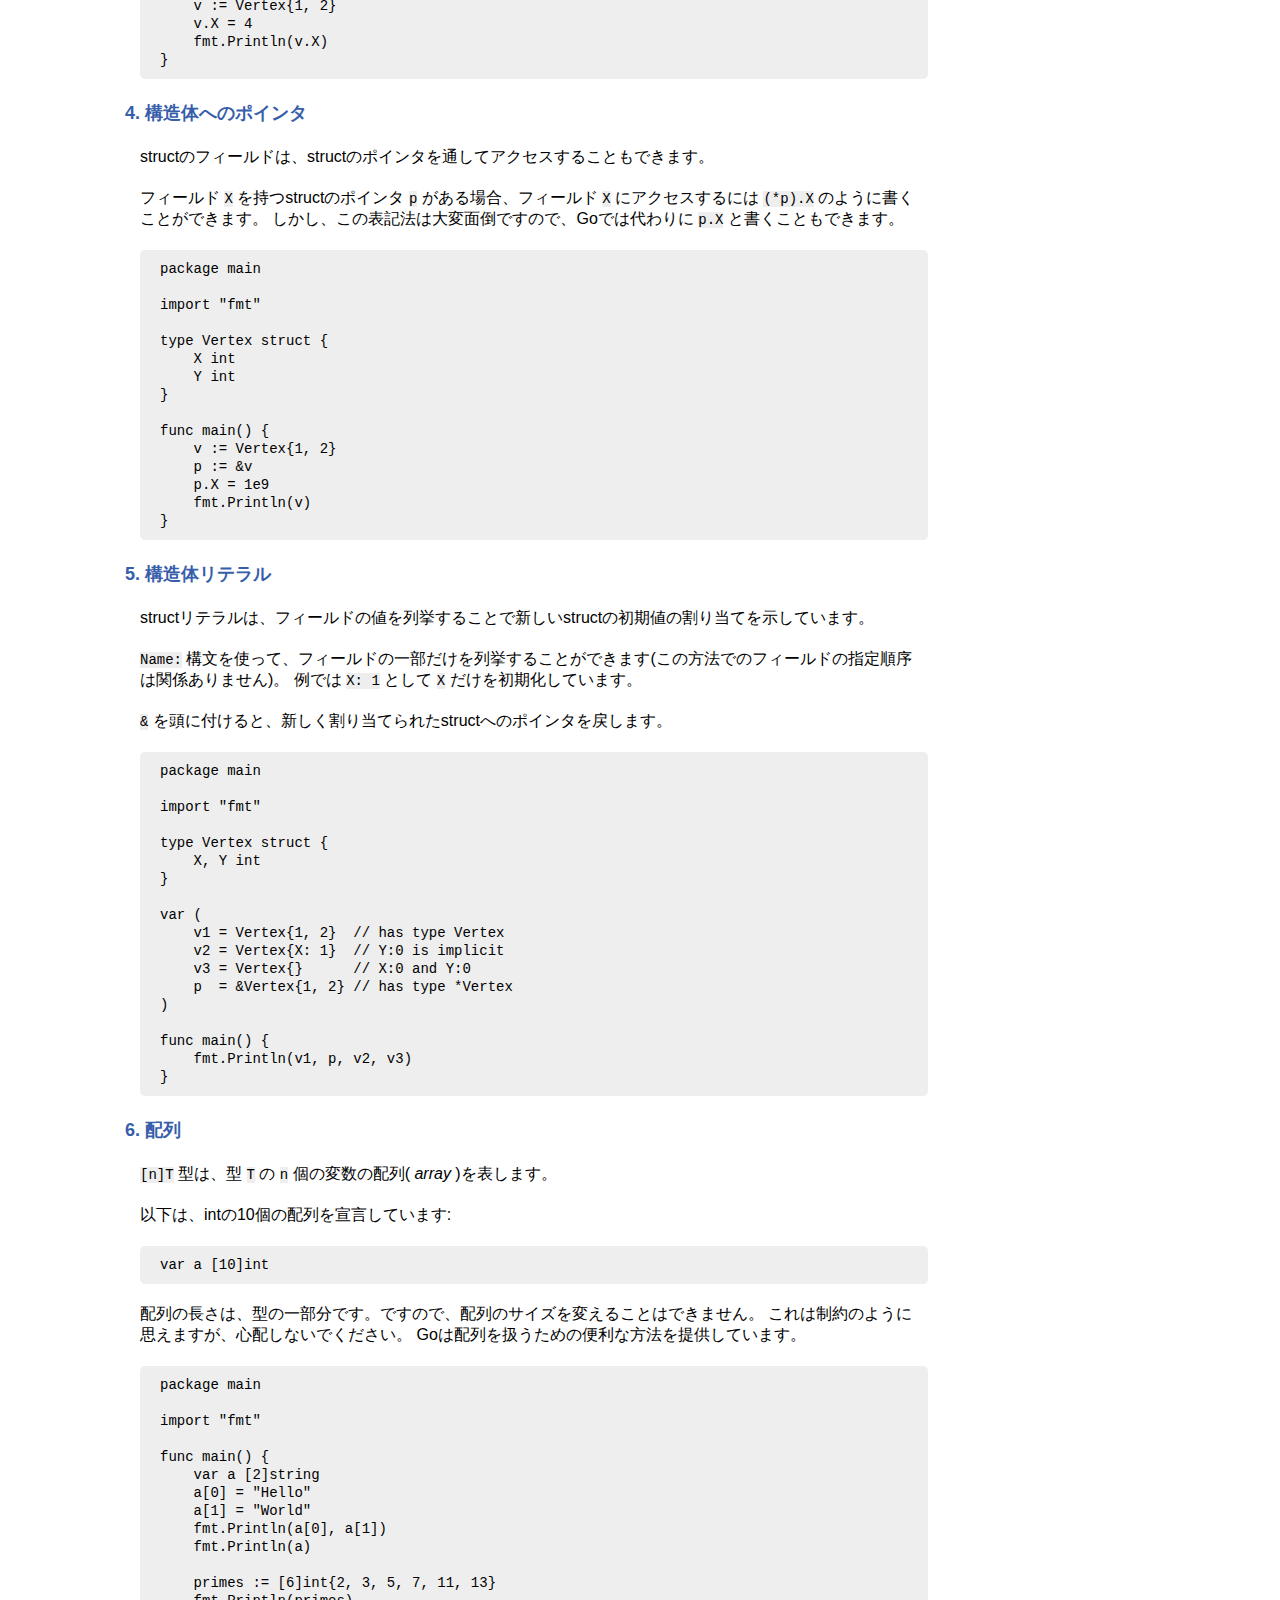
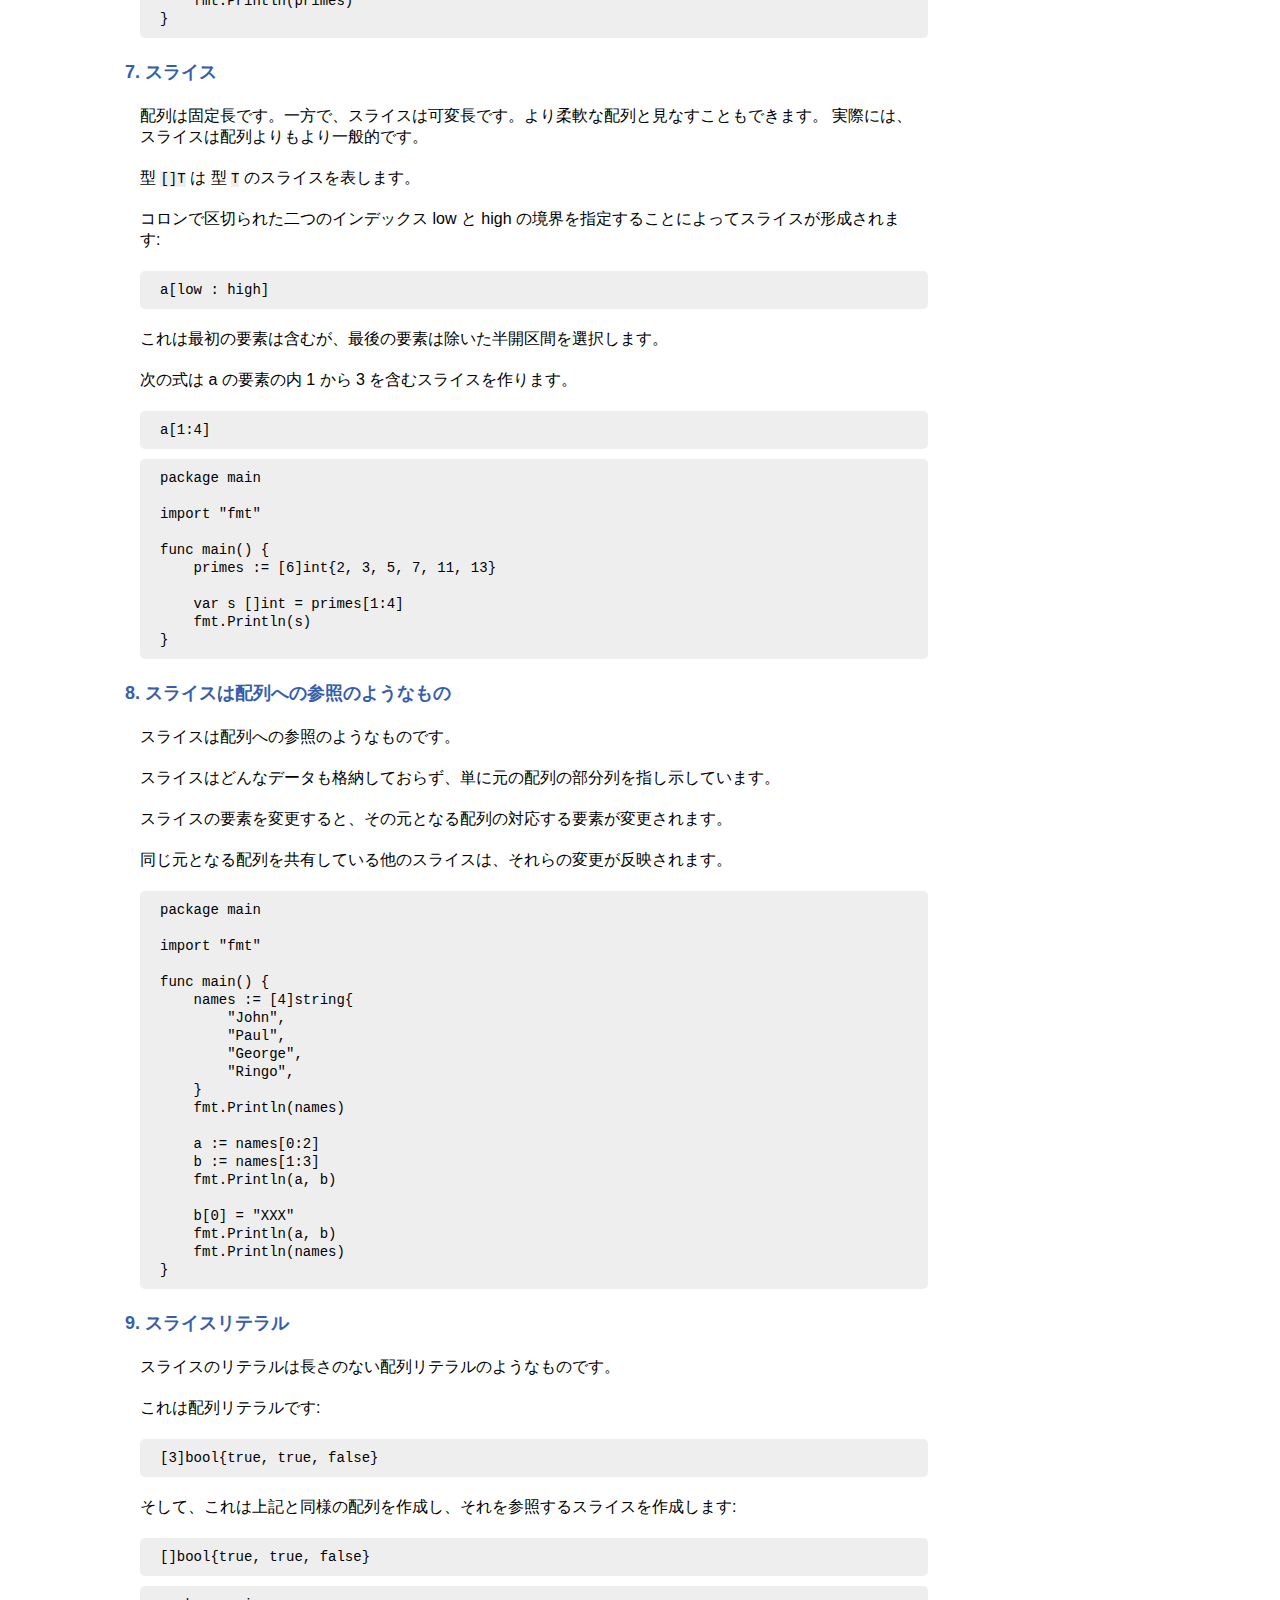
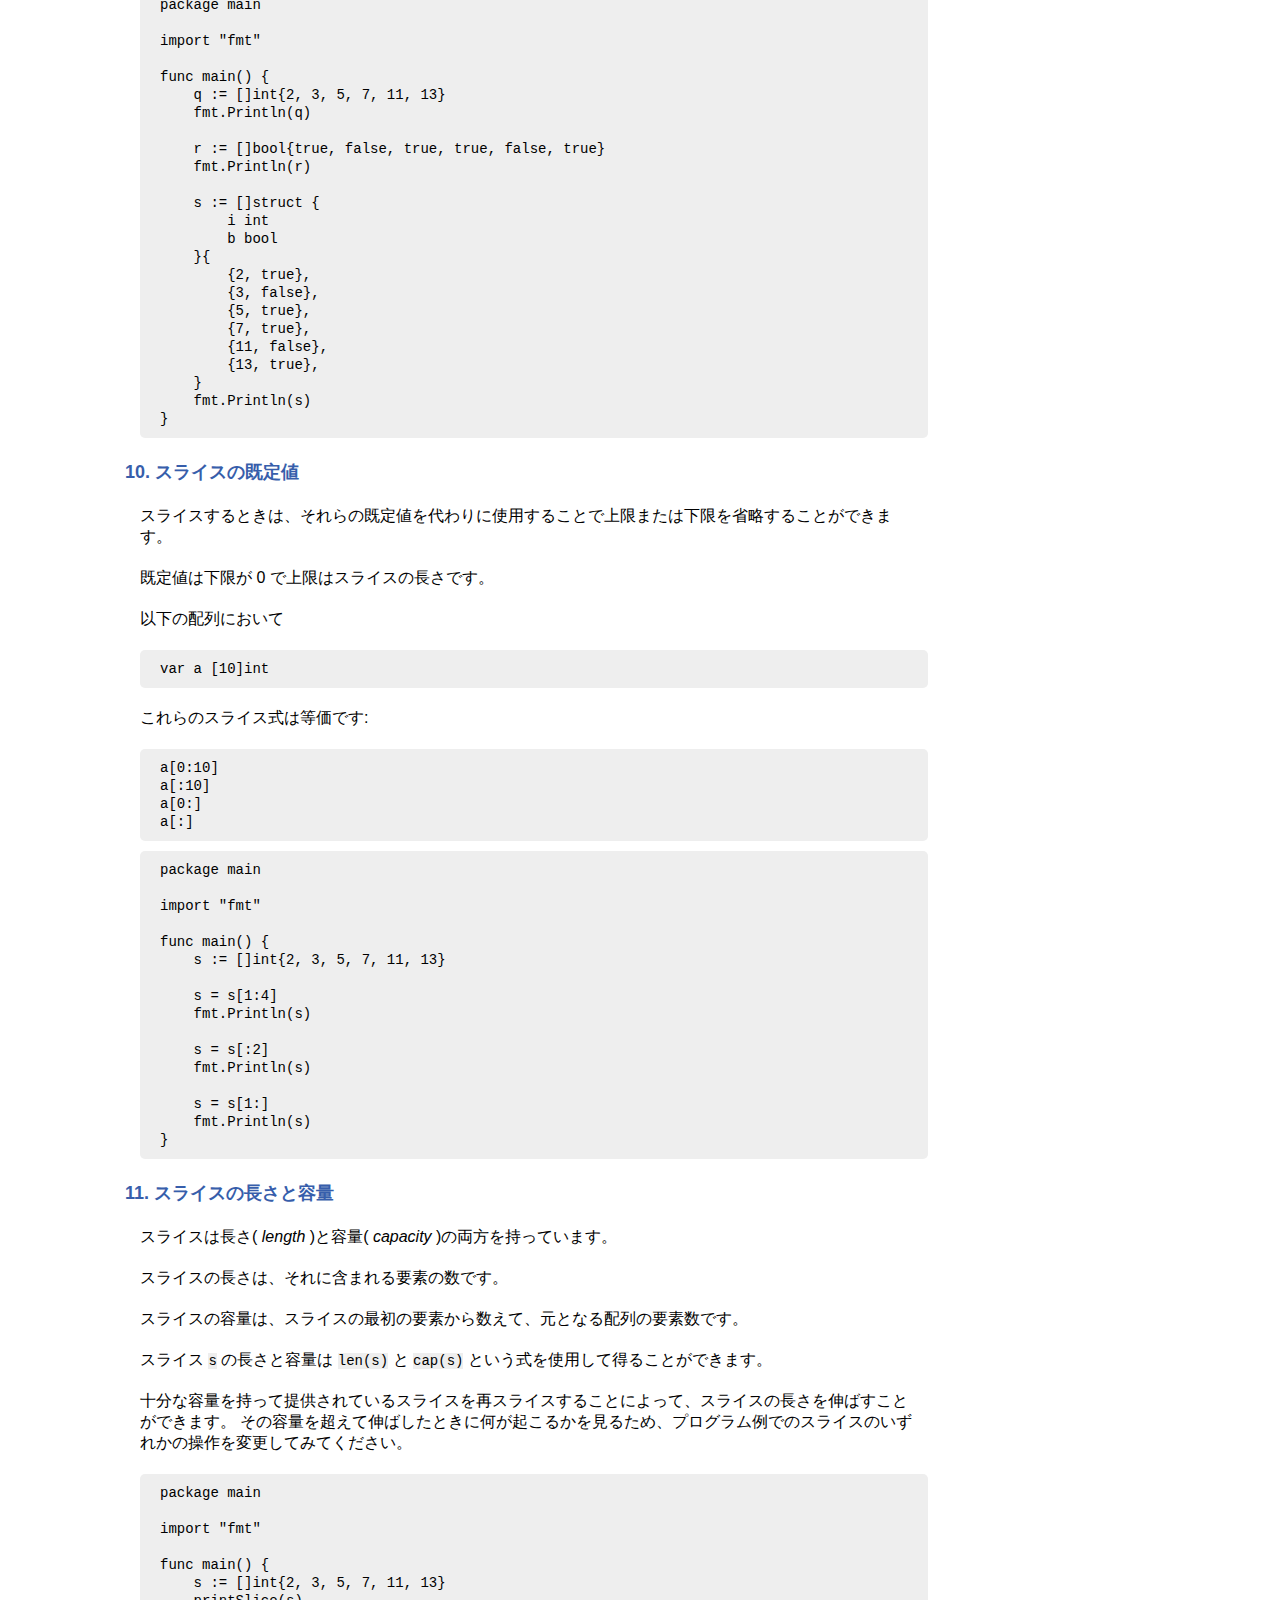
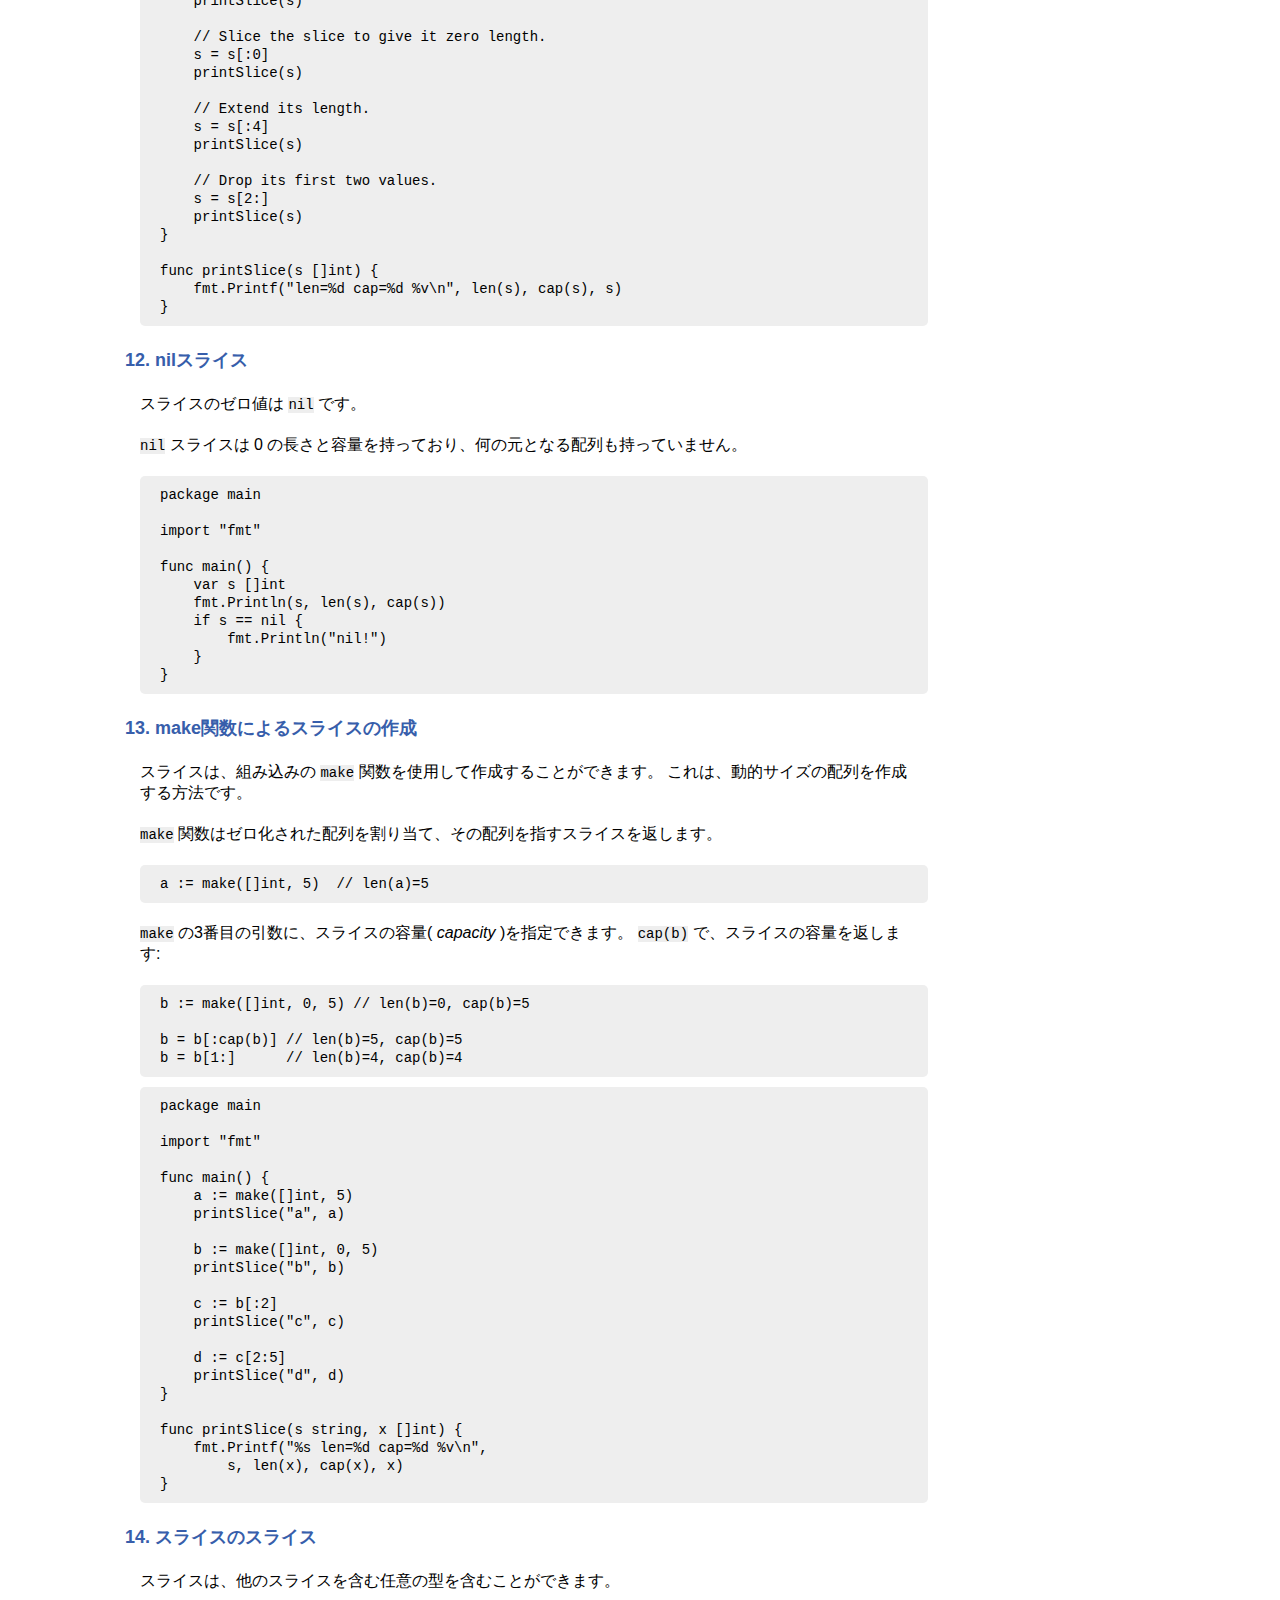
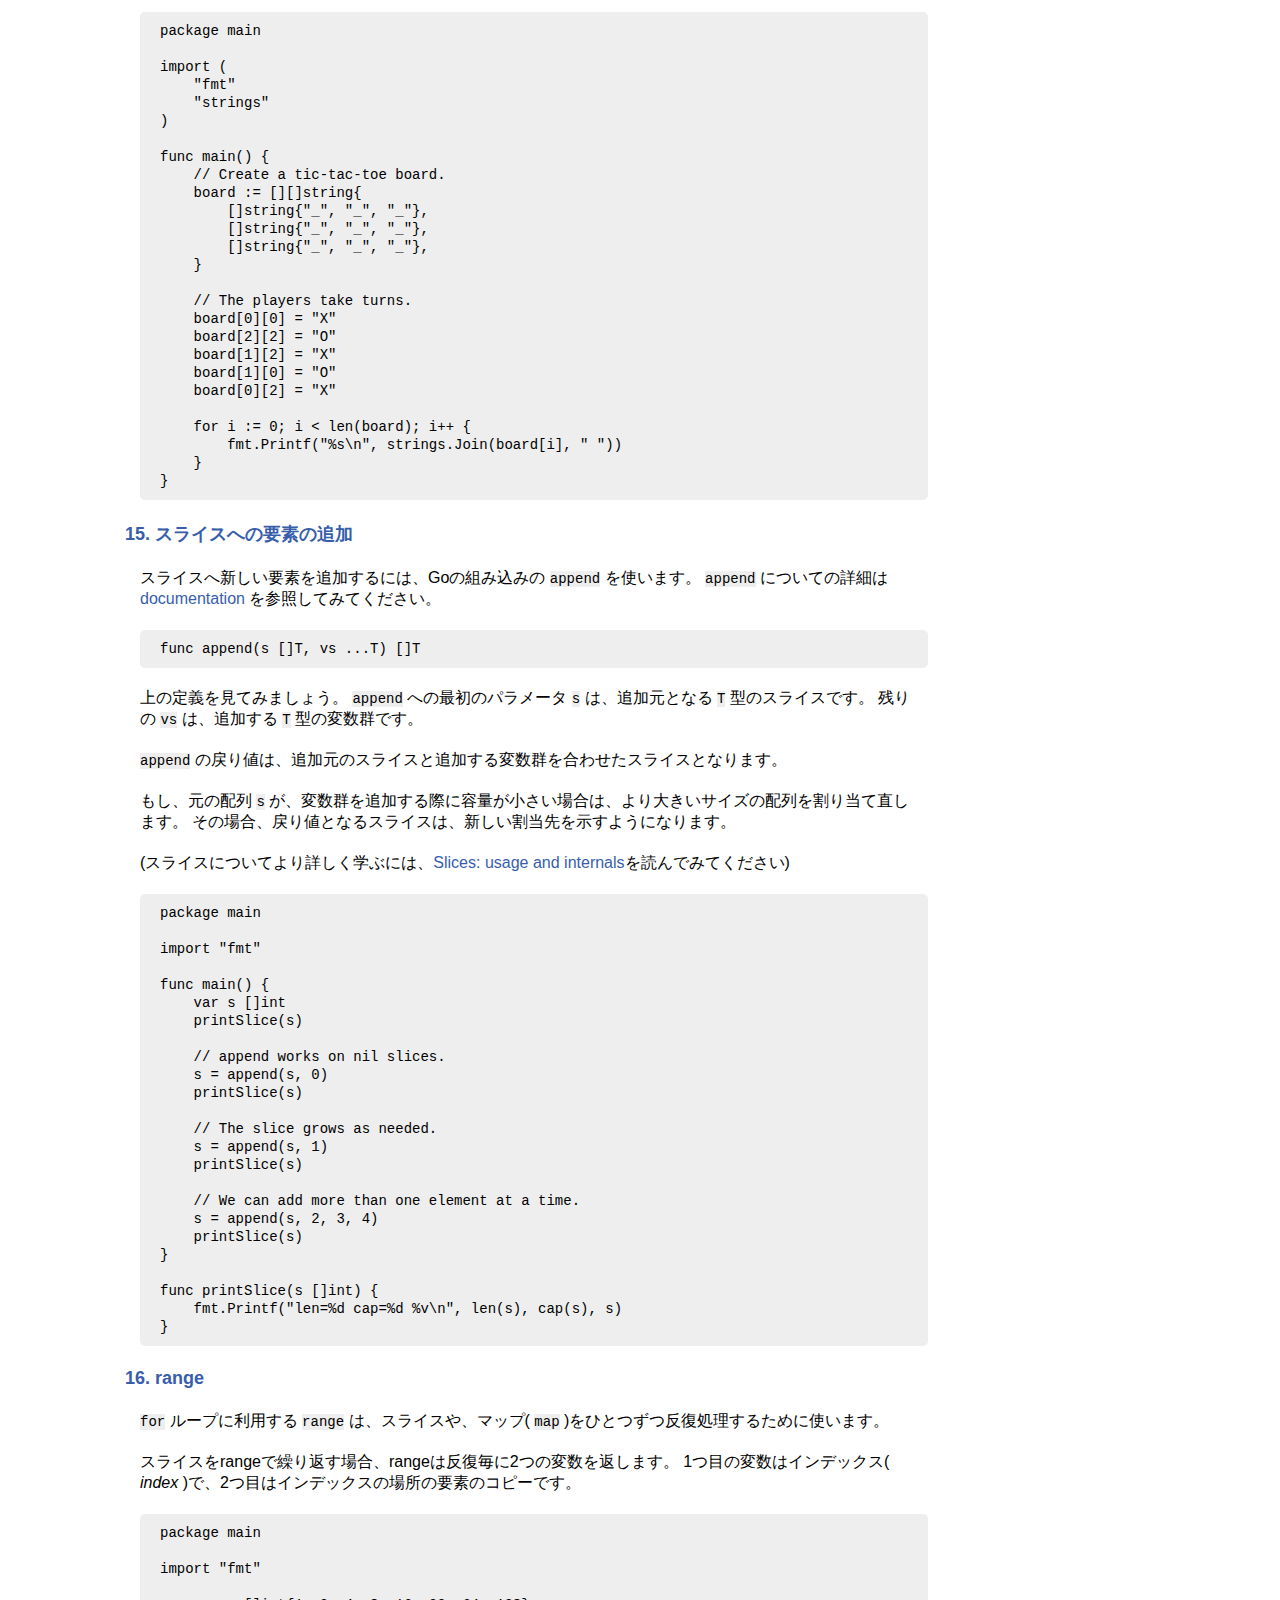
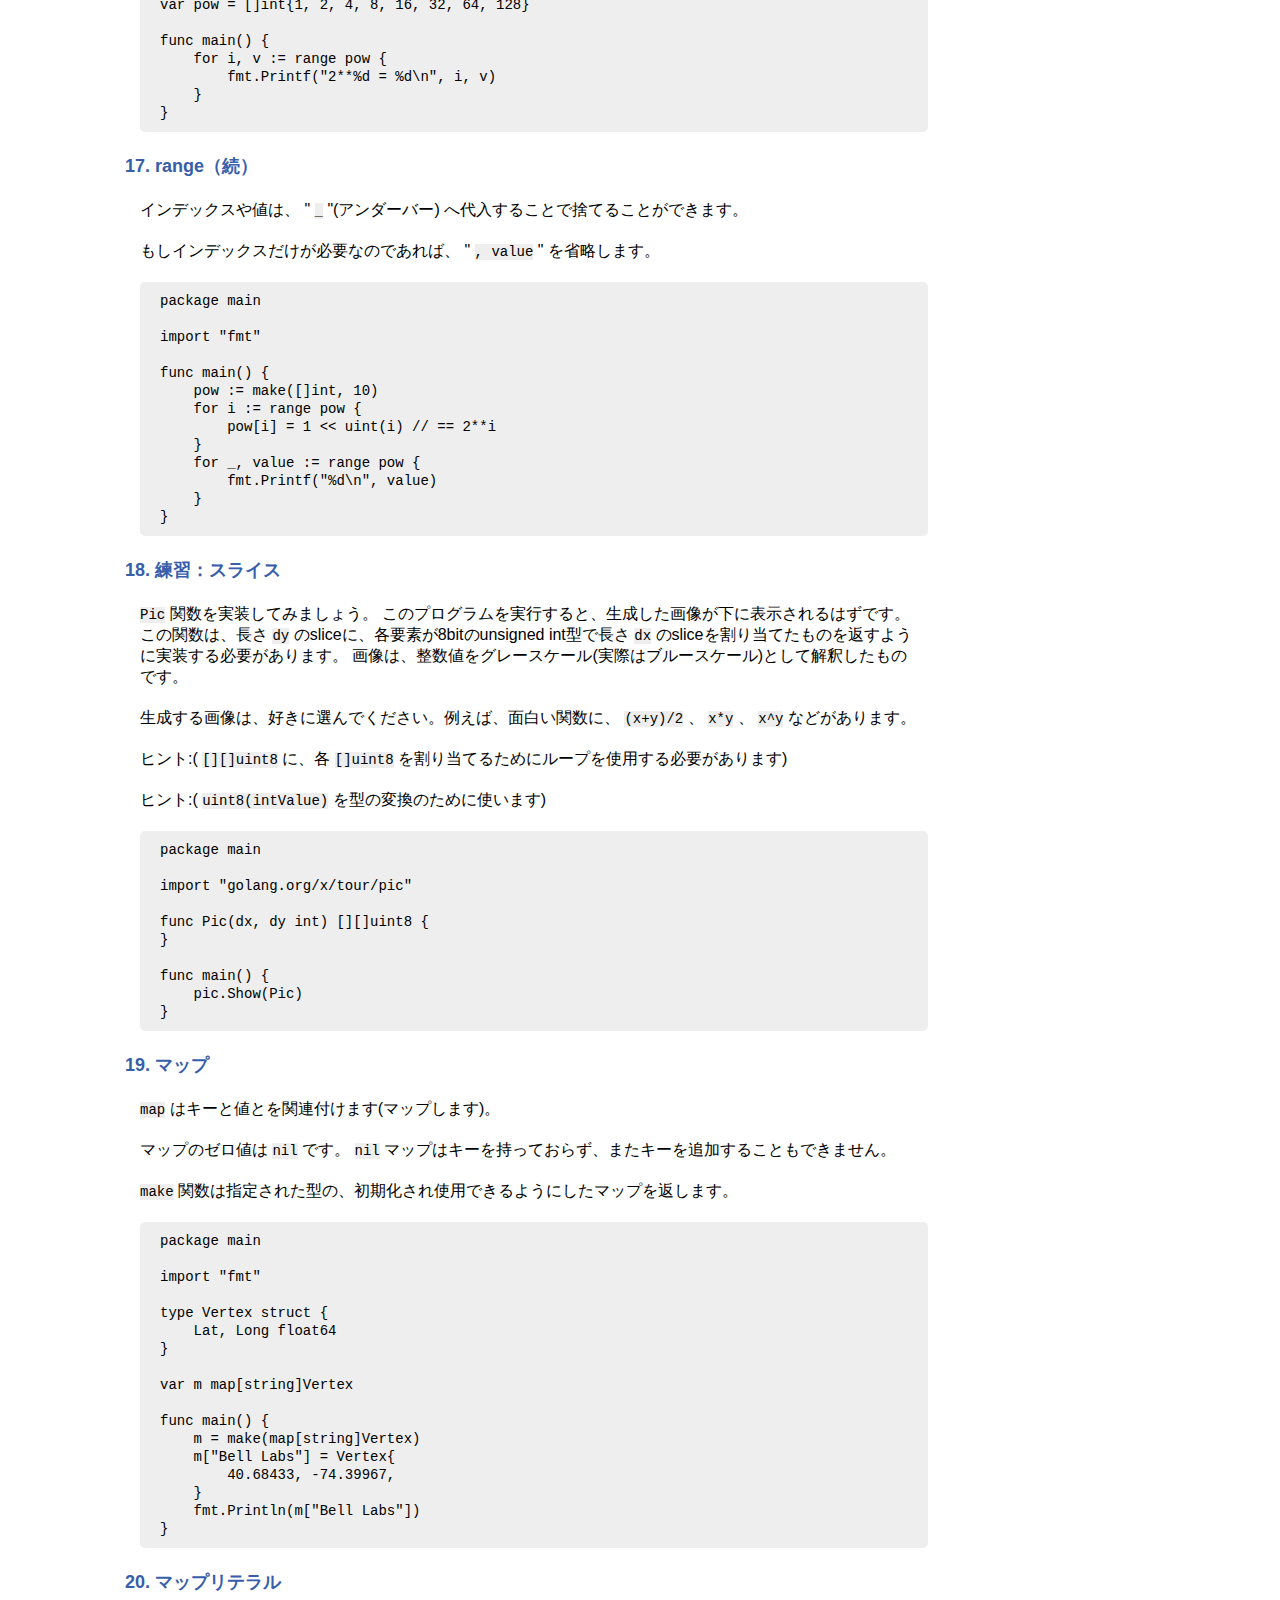
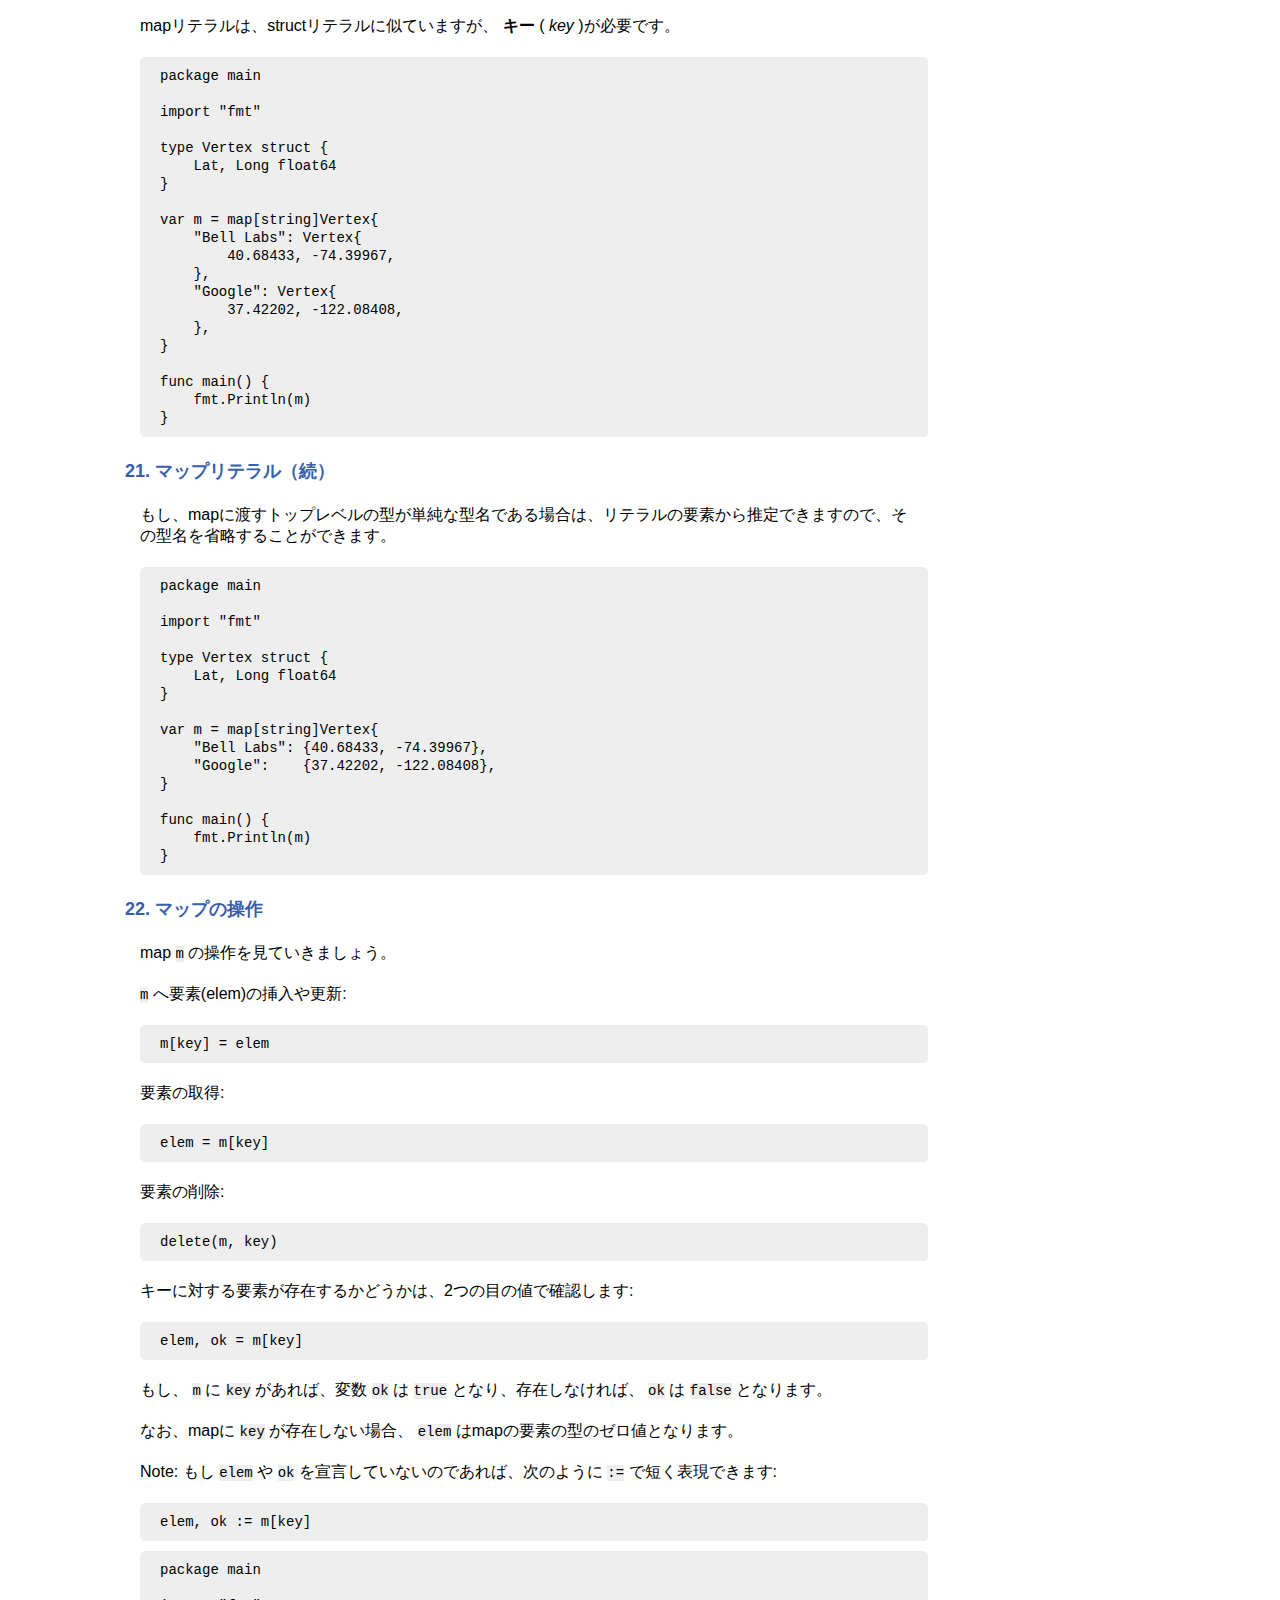
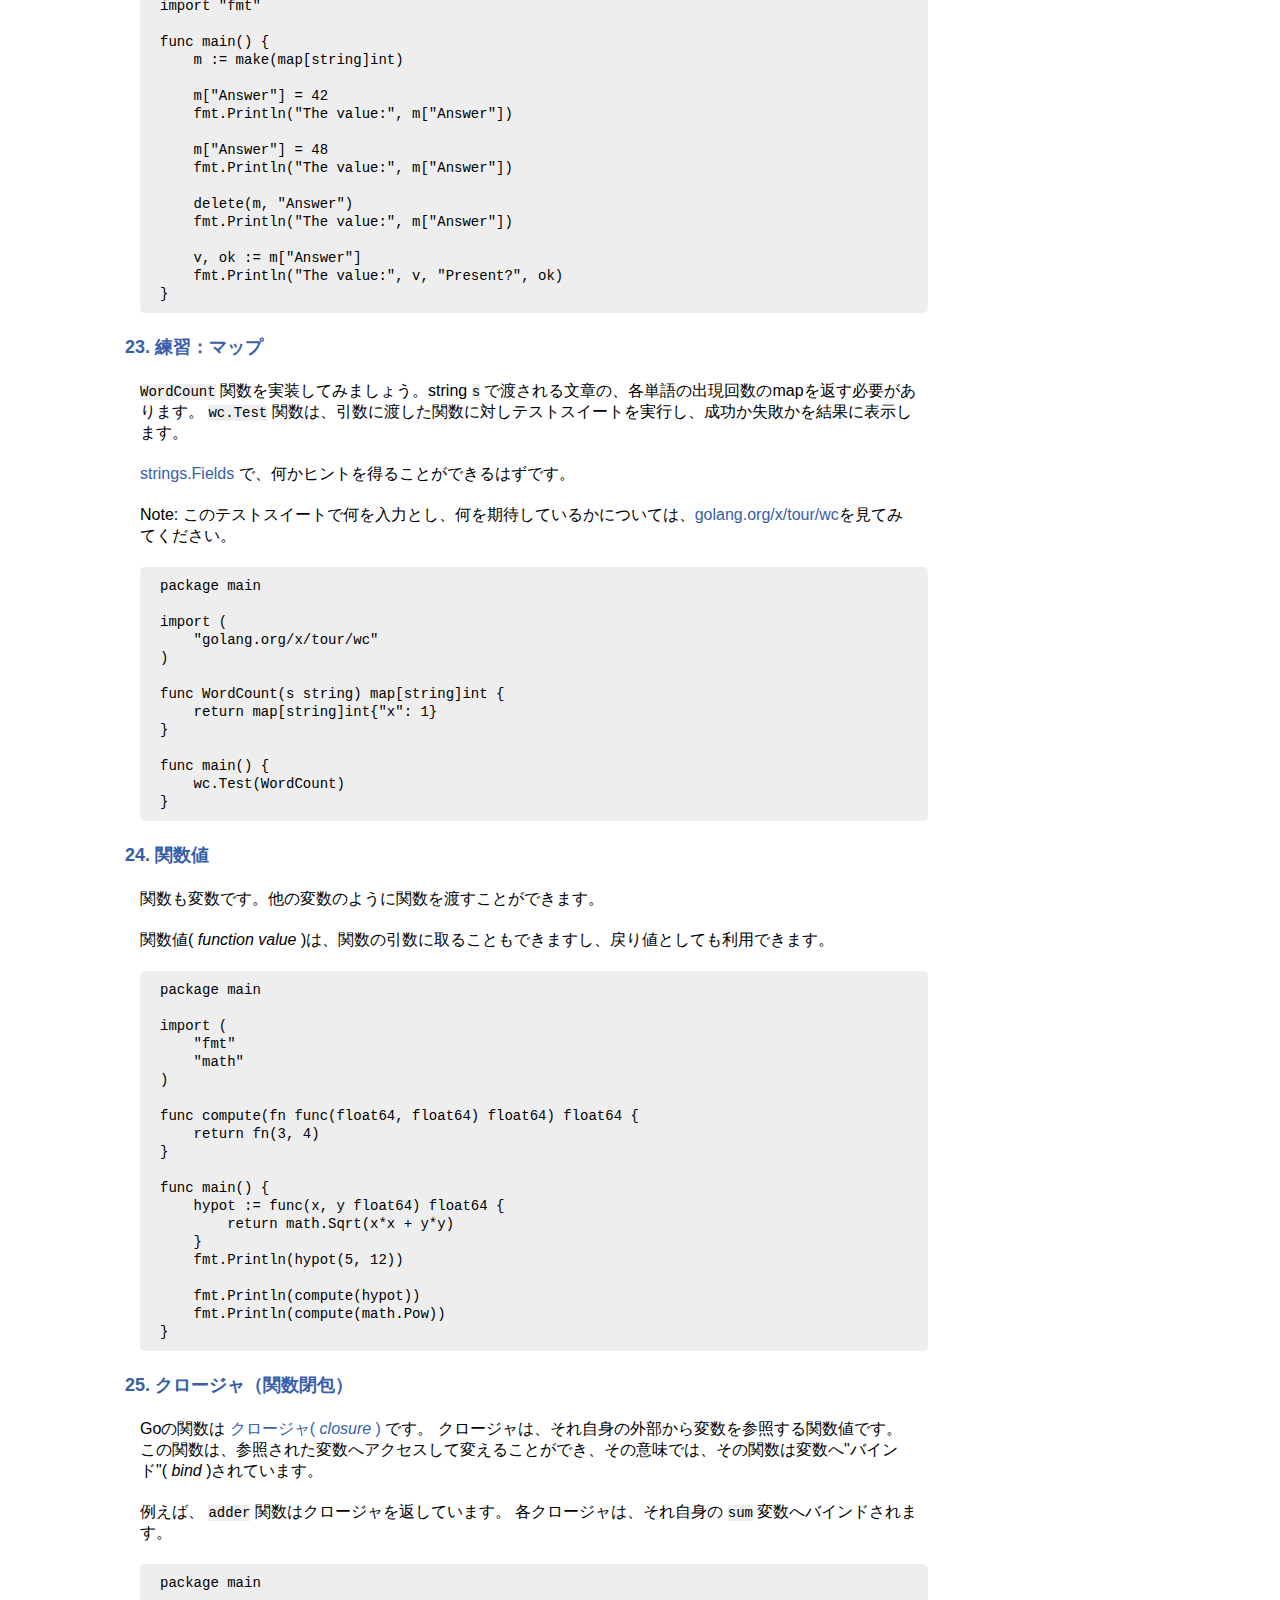
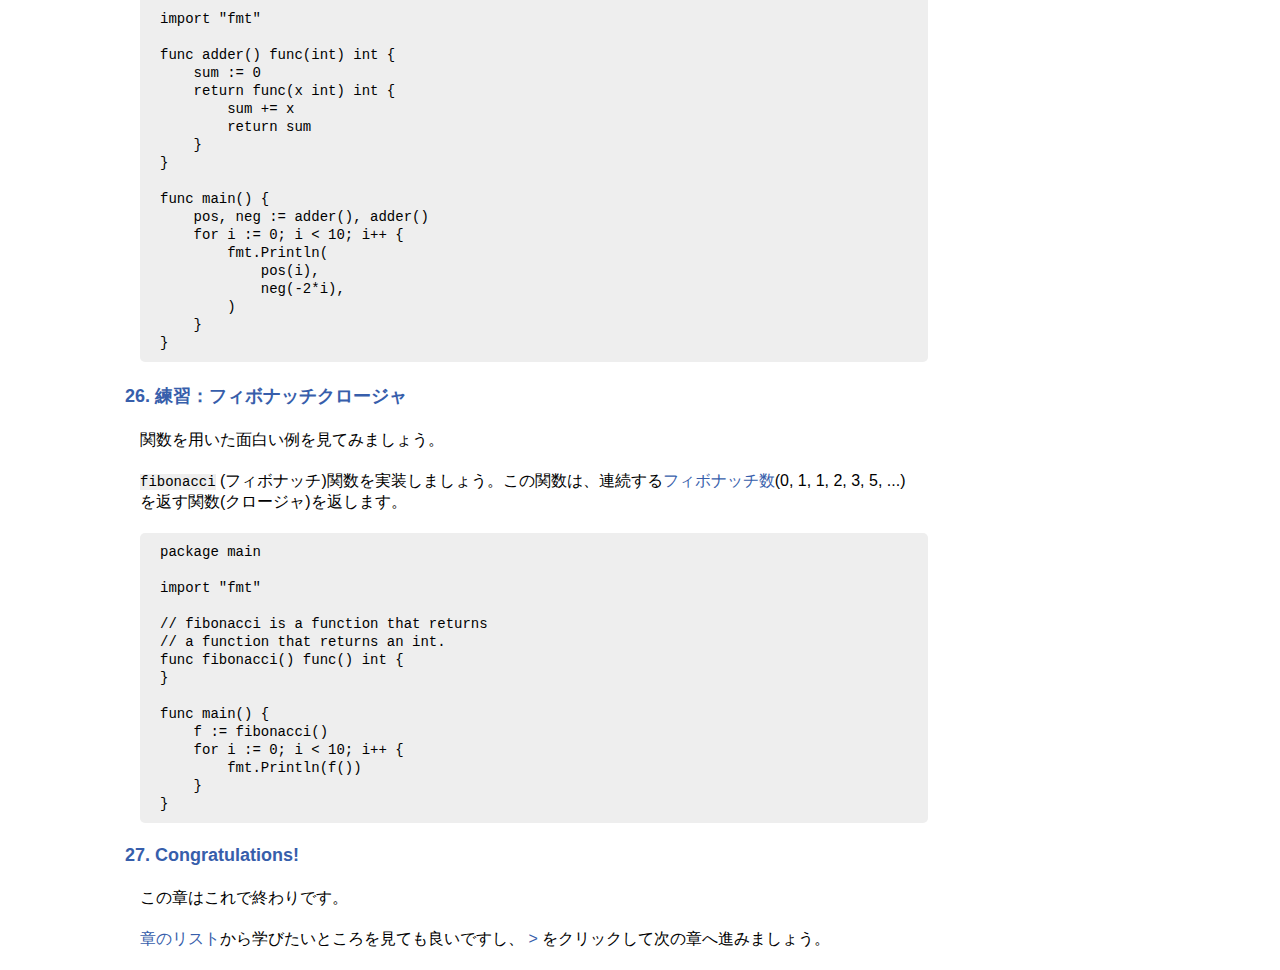
<file: html/moretypes.html>
<!DOCTYPE html>
<html>

<head>
  <title>更なる型：構造体、スライス、マップ</title>
  <link type="text/css" rel="stylesheet" href="article.css">
  <meta charset='utf-8'>
  <script>

    if (window["location"] && window["location"]["hostname"] == "talks.golang.org") {
      var _gaq = _gaq || [];
      _gaq.push(["_setAccount", "UA-11222381-6"]);
      _gaq.push(["b._setAccount", "UA-49880327-6"]);
      window.trackPageview = function () {
        _gaq.push(["_trackPageview", location.pathname + location.hash]);
        _gaq.push(["b._trackPageview", location.pathname + location.hash]);
      };
      window.trackPageview();
      window.trackEvent = function (category, action, opt_label, opt_value, opt_noninteraction) {
        _gaq.push(["_trackEvent", category, action, opt_label, opt_value, opt_noninteraction]);
        _gaq.push(["b._trackEvent", category, action, opt_label, opt_value, opt_noninteraction]);
      };
    }
  </script>
</head>

<body>
  <div id="topbar" class="wide">
    <div class="container">
      <div id="heading">更なる型：構造体、スライス、マップ

        <div class="author">


          <p>
            The Go Authors
          </p>

          <p class="link"><a href="https://golang.org" target="_blank">https://golang.org</a></p>
        </div>


      </div>
    </div>
  </div>
  <div id="page" class="wide">
    <div id="toc" class="no-print">
      <div id="tochead">目次</div>

      <ul class="toc-outer">

        <li><a href="#TOC_1.">ポインタ</a></li>


        <li><a href="#TOC_2.">構造体</a></li>


        <li><a href="#TOC_3.">構造体のフィールド</a></li>


        <li><a href="#TOC_4.">構造体へのポインタ</a></li>


        <li><a href="#TOC_5.">構造体リテラル</a></li>


        <li><a href="#TOC_6.">配列</a></li>


        <li><a href="#TOC_7.">スライス</a></li>


        <li><a href="#TOC_8.">スライスは配列への参照のようなもの</a></li>


        <li><a href="#TOC_9.">スライスリテラル</a></li>


        <li><a href="#TOC_10.">スライスの既定値</a></li>


        <li><a href="#TOC_11.">スライスの長さと容量</a></li>


        <li><a href="#TOC_12.">nilスライス</a></li>


        <li><a href="#TOC_13.">make関数によるスライスの作成</a></li>


        <li><a href="#TOC_14.">スライスのスライス</a></li>


        <li><a href="#TOC_15.">スライスへの要素の追加</a></li>


        <li><a href="#TOC_16.">range</a></li>


        <li><a href="#TOC_17.">range（続）</a></li>


        <li><a href="#TOC_18.">練習：スライス</a></li>


        <li><a href="#TOC_19.">マップ</a></li>


        <li><a href="#TOC_20.">マップリテラル</a></li>


        <li><a href="#TOC_21.">マップリテラル（続）</a></li>


        <li><a href="#TOC_22.">マップの操作</a></li>


        <li><a href="#TOC_23.">練習：マップ</a></li>


        <li><a href="#TOC_24.">関数値</a></li>


        <li><a href="#TOC_25.">クロージャ（関数閉包）</a></li>


        <li><a href="#TOC_26.">練習：フィボナッチクロージャ</a></li>


        <li><a href="#TOC_27.">Congratulations!</a></li>


      </ul>

    </div>

    <div class="container">





      <h1 id="TOC_1.">1. ポインタ</h1>


      <p>
        Goはポインタを扱います。


        ポインタは値のメモリアドレスを指します。
      </p>



      <p>
        変数 <code>T</code> のポインタは、 <code>*T</code> 型で、ゼロ値は <code>nil</code> です。
      </p>



      <div class="code">
        <pre>var p *int</pre>
      </div>



      <p>
        <code>&amp;</code> オペレータは、そのオペランド( <i>operand</i> )へのポインタを引き出します。
      </p>



      <div class="code">
        <pre>i := 42
p = &amp;i</pre>
      </div>



      <p>
        <code>*</code> オペレータは、ポインタの指す先の変数を示します。
      </p>



      <div class="code">
        <pre>fmt.Println(*p) // ポインタpを通してiから値を読みだす
*p = 21         // ポインタpを通してiへ値を代入する</pre>
      </div>



      <p>
        これは &#34;dereferencing&#34; または &#34;indirecting&#34; としてよく知られています。
      </p>



      <p>
        なお、C言語とは異なり、ポインタ演算はありません。
      </p>


      <div class="code">
        <pre><span num="3">package main</span>
<span num="4"></span>
<span num="5">import &#34;fmt&#34;</span>
<span num="6"></span>
<span num="7">func main() {</span>
<span num="8">    i, j := 42, 2701</span>
<span num="9"></span>
<span num="10">    p := &amp;i         // point to i</span>
<span num="11">    fmt.Println(*p) // read i through the pointer</span>
<span num="12">    *p = 21         // set i through the pointer</span>
<span num="13">    fmt.Println(i)  // see the new value of i</span>
<span num="14"></span>
<span num="15">    p = &amp;j         // point to j</span>
<span num="16">    *p = *p / 37   // divide j through the pointer</span>
<span num="17">    fmt.Println(j) // see the new value of j</span>
<span num="18">}</span>
</pre>
      </div>




      <h1 id="TOC_2.">2. 構造体</h1>


      <p>
        <code>struct</code> (構造体)は、フィールド( <i>field</i> )の集まりです。
      </p>


      <div class="code">
        <pre><span num="3">package main</span>
<span num="4"></span>
<span num="5">import &#34;fmt&#34;</span>
<span num="6"></span>
<span num="7">type Vertex struct {</span>
<span num="8">    X int</span>
<span num="9">    Y int</span>
<span num="10">}</span>
<span num="11"></span>
<span num="12">func main() {</span>
<span num="13">    fmt.Println(Vertex{1, 2})</span>
<span num="14">}</span>
</pre>
      </div>




      <h1 id="TOC_3.">3. 構造体のフィールド</h1>


      <p>
        structのフィールドは、ドット( <code>.</code> )を用いてアクセスします。
      </p>


      <div class="code">
        <pre><span num="3">package main</span>
<span num="4"></span>
<span num="5">import &#34;fmt&#34;</span>
<span num="6"></span>
<span num="7">type Vertex struct {</span>
<span num="8">    X int</span>
<span num="9">    Y int</span>
<span num="10">}</span>
<span num="11"></span>
<span num="12">func main() {</span>
<span num="13">    v := Vertex{1, 2}</span>
<span num="14">    v.X = 4</span>
<span num="15">    fmt.Println(v.X)</span>
<span num="16">}</span>
</pre>
      </div>




      <h1 id="TOC_4.">4. 構造体へのポインタ</h1>


      <p>
        structのフィールドは、structのポインタを通してアクセスすることもできます。
      </p>



      <p>
        フィールド <code>X</code> を持つstructのポインタ <code>p</code> がある場合、フィールド <code>X</code> にアクセスするには <code>(*p).X</code>
        のように書くことができます。


        しかし、この表記法は大変面倒ですので、Goでは代わりに <code>p.X</code> と書くこともできます。
      </p>


      <div class="code">
        <pre><span num="3">package main</span>
<span num="4"></span>
<span num="5">import &#34;fmt&#34;</span>
<span num="6"></span>
<span num="7">type Vertex struct {</span>
<span num="8">    X int</span>
<span num="9">    Y int</span>
<span num="10">}</span>
<span num="11"></span>
<span num="12">func main() {</span>
<span num="13">    v := Vertex{1, 2}</span>
<span num="14">    p := &amp;v</span>
<span num="15">    p.X = 1e9</span>
<span num="16">    fmt.Println(v)</span>
<span num="17">}</span>
</pre>
      </div>




      <h1 id="TOC_5.">5. 構造体リテラル</h1>


      <p>
        structリテラルは、フィールドの値を列挙することで新しいstructの初期値の割り当てを示しています。
      </p>



      <p>
        <code>Name:</code> 構文を使って、フィールドの一部だけを列挙することができます(この方法でのフィールドの指定順序は関係ありません)。


        例では <code>X: 1</code> として <code>X</code> だけを初期化しています。
      </p>



      <p>
        <code>&amp;</code> を頭に付けると、新しく割り当てられたstructへのポインタを戻します。
      </p>


      <div class="code">
        <pre><span num="3">package main</span>
<span num="4"></span>
<span num="5">import &#34;fmt&#34;</span>
<span num="6"></span>
<span num="7">type Vertex struct {</span>
<span num="8">    X, Y int</span>
<span num="9">}</span>
<span num="10"></span>
<span num="11">var (</span>
<span num="12">    v1 = Vertex{1, 2}  // has type Vertex</span>
<span num="13">    v2 = Vertex{X: 1}  // Y:0 is implicit</span>
<span num="14">    v3 = Vertex{}      // X:0 and Y:0</span>
<span num="15">    p  = &amp;Vertex{1, 2} // has type *Vertex</span>
<span num="16">)</span>
<span num="17"></span>
<span num="18">func main() {</span>
<span num="19">    fmt.Println(v1, p, v2, v3)</span>
<span num="20">}</span>
</pre>
      </div>




      <h1 id="TOC_6.">6. 配列</h1>


      <p>
        <code>[n]T</code> 型は、型 <code>T</code> の <code>n</code> 個の変数の配列( <i>array</i> )を表します。
      </p>



      <p>
        以下は、intの10個の配列を宣言しています:
      </p>



      <div class="code">
        <pre>var a [10]int</pre>
      </div>



      <p>
        配列の長さは、型の一部分です。ですので、配列のサイズを変えることはできません。


        これは制約のように思えますが、心配しないでください。


        Goは配列を扱うための便利な方法を提供しています。
      </p>


      <div class="code">
        <pre><span num="3">package main</span>
<span num="4"></span>
<span num="5">import &#34;fmt&#34;</span>
<span num="6"></span>
<span num="7">func main() {</span>
<span num="8">    var a [2]string</span>
<span num="9">    a[0] = &#34;Hello&#34;</span>
<span num="10">    a[1] = &#34;World&#34;</span>
<span num="11">    fmt.Println(a[0], a[1])</span>
<span num="12">    fmt.Println(a)</span>
<span num="13"></span>
<span num="14">    primes := [6]int{2, 3, 5, 7, 11, 13}</span>
<span num="15">    fmt.Println(primes)</span>
<span num="16">}</span>
</pre>
      </div>




      <h1 id="TOC_7.">7. スライス</h1>


      <p>
        配列は固定長です。一方で、スライスは可変長です。より柔軟な配列と見なすこともできます。


        実際には、スライスは配列よりもより一般的です。
      </p>



      <p>
        型 <code>[]T</code> は 型 <code>T</code> のスライスを表します。
      </p>



      <p>
        コロンで区切られた二つのインデックス low と high の境界を指定することによってスライスが形成されます:
      </p>



      <div class="code">
        <pre>a[low : high]</pre>
      </div>



      <p>
        これは最初の要素は含むが、最後の要素は除いた半開区間を選択します。
      </p>



      <p>
        次の式は a の要素の内 1 から 3 を含むスライスを作ります。
      </p>



      <div class="code">
        <pre>a[1:4]</pre>
      </div>


      <div class="code">
        <pre><span num="3">package main</span>
<span num="4"></span>
<span num="5">import &#34;fmt&#34;</span>
<span num="6"></span>
<span num="7">func main() {</span>
<span num="8">    primes := [6]int{2, 3, 5, 7, 11, 13}</span>
<span num="9"></span>
<span num="10">    var s []int = primes[1:4]</span>
<span num="11">    fmt.Println(s)</span>
<span num="12">}</span>
</pre>
      </div>




      <h1 id="TOC_8.">8. スライスは配列への参照のようなもの</h1>


      <p>
        スライスは配列への参照のようなものです。
      </p>



      <p>
        スライスはどんなデータも格納しておらず、単に元の配列の部分列を指し示しています。
      </p>



      <p>
        スライスの要素を変更すると、その元となる配列の対応する要素が変更されます。
      </p>



      <p>
        同じ元となる配列を共有している他のスライスは、それらの変更が反映されます。
      </p>


      <div class="code">
        <pre><span num="3">package main</span>
<span num="4"></span>
<span num="5">import &#34;fmt&#34;</span>
<span num="6"></span>
<span num="7">func main() {</span>
<span num="8">    names := [4]string{</span>
<span num="9">        &#34;John&#34;,</span>
<span num="10">        &#34;Paul&#34;,</span>
<span num="11">        &#34;George&#34;,</span>
<span num="12">        &#34;Ringo&#34;,</span>
<span num="13">    }</span>
<span num="14">    fmt.Println(names)</span>
<span num="15"></span>
<span num="16">    a := names[0:2]</span>
<span num="17">    b := names[1:3]</span>
<span num="18">    fmt.Println(a, b)</span>
<span num="19"></span>
<span num="20">    b[0] = &#34;XXX&#34;</span>
<span num="21">    fmt.Println(a, b)</span>
<span num="22">    fmt.Println(names)</span>
<span num="23">}</span>
</pre>
      </div>




      <h1 id="TOC_9.">9. スライスリテラル</h1>


      <p>
        スライスのリテラルは長さのない配列リテラルのようなものです。
      </p>



      <p>
        これは配列リテラルです:
      </p>



      <div class="code">
        <pre>[3]bool{true, true, false}</pre>
      </div>



      <p>
        そして、これは上記と同様の配列を作成し、それを参照するスライスを作成します:
      </p>



      <div class="code">
        <pre>[]bool{true, true, false}</pre>
      </div>


      <div class="code">
        <pre><span num="3">package main</span>
<span num="4"></span>
<span num="5">import &#34;fmt&#34;</span>
<span num="6"></span>
<span num="7">func main() {</span>
<span num="8">    q := []int{2, 3, 5, 7, 11, 13}</span>
<span num="9">    fmt.Println(q)</span>
<span num="10"></span>
<span num="11">    r := []bool{true, false, true, true, false, true}</span>
<span num="12">    fmt.Println(r)</span>
<span num="13"></span>
<span num="14">    s := []struct {</span>
<span num="15">        i int</span>
<span num="16">        b bool</span>
<span num="17">    }{</span>
<span num="18">        {2, true},</span>
<span num="19">        {3, false},</span>
<span num="20">        {5, true},</span>
<span num="21">        {7, true},</span>
<span num="22">        {11, false},</span>
<span num="23">        {13, true},</span>
<span num="24">    }</span>
<span num="25">    fmt.Println(s)</span>
<span num="26">}</span>
</pre>
      </div>




      <h1 id="TOC_10.">10. スライスの既定値</h1>


      <p>
        スライスするときは、それらの既定値を代わりに使用することで上限または下限を省略することができます。
      </p>



      <p>
        既定値は下限が 0 で上限はスライスの長さです。
      </p>



      <p>
        以下の配列において
      </p>



      <div class="code">
        <pre>var a [10]int</pre>
      </div>



      <p>
        これらのスライス式は等価です:
      </p>



      <div class="code">
        <pre>a[0:10]
a[:10]
a[0:]
a[:]</pre>
      </div>


      <div class="code">
        <pre><span num="3">package main</span>
<span num="4"></span>
<span num="5">import &#34;fmt&#34;</span>
<span num="6"></span>
<span num="7">func main() {</span>
<span num="8">    s := []int{2, 3, 5, 7, 11, 13}</span>
<span num="9"></span>
<span num="10">    s = s[1:4]</span>
<span num="11">    fmt.Println(s)</span>
<span num="12"></span>
<span num="13">    s = s[:2]</span>
<span num="14">    fmt.Println(s)</span>
<span num="15"></span>
<span num="16">    s = s[1:]</span>
<span num="17">    fmt.Println(s)</span>
<span num="18">}</span>
</pre>
      </div>




      <h1 id="TOC_11.">11. スライスの長さと容量</h1>


      <p>
        スライスは長さ( <i>length</i> )と容量( <i>capacity</i> )の両方を持っています。
      </p>



      <p>
        スライスの長さは、それに含まれる要素の数です。
      </p>



      <p>
        スライスの容量は、スライスの最初の要素から数えて、元となる配列の要素数です。
      </p>



      <p>
        スライス <code>s</code> の長さと容量は <code>len(s)</code> と <code>cap(s)</code> という式を使用して得ることができます。
      </p>



      <p>
        十分な容量を持って提供されているスライスを再スライスすることによって、スライスの長さを伸ばすことができます。


        その容量を超えて伸ばしたときに何が起こるかを見るため、プログラム例でのスライスのいずれかの操作を変更してみてください。
      </p>


      <div class="code">
        <pre><span num="3">package main</span>
<span num="4"></span>
<span num="5">import &#34;fmt&#34;</span>
<span num="6"></span>
<span num="7">func main() {</span>
<span num="8">    s := []int{2, 3, 5, 7, 11, 13}</span>
<span num="9">    printSlice(s)</span>
<span num="10"></span>
<span num="11">    // Slice the slice to give it zero length.</span>
<span num="12">    s = s[:0]</span>
<span num="13">    printSlice(s)</span>
<span num="14"></span>
<span num="15">    // Extend its length.</span>
<span num="16">    s = s[:4]</span>
<span num="17">    printSlice(s)</span>
<span num="18"></span>
<span num="19">    // Drop its first two values.</span>
<span num="20">    s = s[2:]</span>
<span num="21">    printSlice(s)</span>
<span num="22">}</span>
<span num="23"></span>
<span num="24">func printSlice(s []int) {</span>
<span num="25">    fmt.Printf(&#34;len=%d cap=%d %v\n&#34;, len(s), cap(s), s)</span>
<span num="26">}</span>
</pre>
      </div>




      <h1 id="TOC_12.">12. nilスライス</h1>


      <p>
        スライスのゼロ値は <code>nil</code> です。
      </p>



      <p>
        <code>nil</code> スライスは 0 の長さと容量を持っており、何の元となる配列も持っていません。
      </p>


      <div class="code">
        <pre><span num="3">package main</span>
<span num="4"></span>
<span num="5">import &#34;fmt&#34;</span>
<span num="6"></span>
<span num="7">func main() {</span>
<span num="8">    var s []int</span>
<span num="9">    fmt.Println(s, len(s), cap(s))</span>
<span num="10">    if s == nil {</span>
<span num="11">        fmt.Println(&#34;nil!&#34;)</span>
<span num="12">    }</span>
<span num="13">}</span>
</pre>
      </div>




      <h1 id="TOC_13.">13. make関数によるスライスの作成</h1>


      <p>
        スライスは、組み込みの <code>make</code> 関数を使用して作成することができます。


        これは、動的サイズの配列を作成する方法です。
      </p>



      <p>
        <code>make</code> 関数はゼロ化された配列を割り当て、その配列を指すスライスを返します。
      </p>



      <div class="code">
        <pre>a := make([]int, 5)  // len(a)=5</pre>
      </div>



      <p>
        <code>make</code> の3番目の引数に、スライスの容量( <i>capacity</i> )を指定できます。


        <code>cap(b)</code> で、スライスの容量を返します:
      </p>



      <div class="code">
        <pre>b := make([]int, 0, 5) // len(b)=0, cap(b)=5

b = b[:cap(b)] // len(b)=5, cap(b)=5
b = b[1:]      // len(b)=4, cap(b)=4</pre>
      </div>


      <div class="code">
        <pre><span num="3">package main</span>
<span num="4"></span>
<span num="5">import &#34;fmt&#34;</span>
<span num="6"></span>
<span num="7">func main() {</span>
<span num="8">    a := make([]int, 5)</span>
<span num="9">    printSlice(&#34;a&#34;, a)</span>
<span num="10"></span>
<span num="11">    b := make([]int, 0, 5)</span>
<span num="12">    printSlice(&#34;b&#34;, b)</span>
<span num="13"></span>
<span num="14">    c := b[:2]</span>
<span num="15">    printSlice(&#34;c&#34;, c)</span>
<span num="16"></span>
<span num="17">    d := c[2:5]</span>
<span num="18">    printSlice(&#34;d&#34;, d)</span>
<span num="19">}</span>
<span num="20"></span>
<span num="21">func printSlice(s string, x []int) {</span>
<span num="22">    fmt.Printf(&#34;%s len=%d cap=%d %v\n&#34;,</span>
<span num="23">        s, len(x), cap(x), x)</span>
<span num="24">}</span>
</pre>
      </div>




      <h1 id="TOC_14.">14. スライスのスライス</h1>


      <p>
        スライスは、他のスライスを含む任意の型を含むことができます。
      </p>


      <div class="code">
        <pre><span num="3">package main</span>
<span num="4"></span>
<span num="5">import (</span>
<span num="6">    &#34;fmt&#34;</span>
<span num="7">    &#34;strings&#34;</span>
<span num="8">)</span>
<span num="9"></span>
<span num="10">func main() {</span>
<span num="11">    // Create a tic-tac-toe board.</span>
<span num="12">    board := [][]string{</span>
<span num="13">        []string{&#34;_&#34;, &#34;_&#34;, &#34;_&#34;},</span>
<span num="14">        []string{&#34;_&#34;, &#34;_&#34;, &#34;_&#34;},</span>
<span num="15">        []string{&#34;_&#34;, &#34;_&#34;, &#34;_&#34;},</span>
<span num="16">    }</span>
<span num="17"></span>
<span num="18">    // The players take turns.</span>
<span num="19">    board[0][0] = &#34;X&#34;</span>
<span num="20">    board[2][2] = &#34;O&#34;</span>
<span num="21">    board[1][2] = &#34;X&#34;</span>
<span num="22">    board[1][0] = &#34;O&#34;</span>
<span num="23">    board[0][2] = &#34;X&#34;</span>
<span num="24"></span>
<span num="25">    for i := 0; i &lt; len(board); i&#43;&#43; {</span>
<span num="26">        fmt.Printf(&#34;%s\n&#34;, strings.Join(board[i], &#34; &#34;))</span>
<span num="27">    }</span>
<span num="28">}</span>
</pre>
      </div>




      <h1 id="TOC_15.">15. スライスへの要素の追加</h1>


      <p>
        スライスへ新しい要素を追加するには、Goの組み込みの <code>append</code> を使います。


        <code>append</code> についての詳細は <a href="https://golang.org/pkg/builtin/#append" target="_blank">documentation</a>
        を参照してみてください。
      </p>



      <div class="code">
        <pre>func append(s []T, vs ...T) []T</pre>
      </div>



      <p>
        上の定義を見てみましょう。 <code>append</code> への最初のパラメータ <code>s</code> は、追加元となる <code>T</code> 型のスライスです。


        残りの <code>vs</code> は、追加する <code>T</code> 型の変数群です。
      </p>



      <p>
        <code>append</code> の戻り値は、追加元のスライスと追加する変数群を合わせたスライスとなります。
      </p>



      <p>
        もし、元の配列 <code>s</code> が、変数群を追加する際に容量が小さい場合は、より大きいサイズの配列を割り当て直します。


        その場合、戻り値となるスライスは、新しい割当先を示すようになります。
      </p>



      <p>
        (スライスについてより詳しく学ぶには、<a href="https://blog.golang.org/go-slices-usage-and-internals" target="_blank">Slices: usage
          and internals</a>を読んでみてください)
      </p>


      <div class="code">
        <pre><span num="3">package main</span>
<span num="4"></span>
<span num="5">import &#34;fmt&#34;</span>
<span num="6"></span>
<span num="7">func main() {</span>
<span num="8">    var s []int</span>
<span num="9">    printSlice(s)</span>
<span num="10"></span>
<span num="11">    // append works on nil slices.</span>
<span num="12">    s = append(s, 0)</span>
<span num="13">    printSlice(s)</span>
<span num="14"></span>
<span num="15">    // The slice grows as needed.</span>
<span num="16">    s = append(s, 1)</span>
<span num="17">    printSlice(s)</span>
<span num="18"></span>
<span num="19">    // We can add more than one element at a time.</span>
<span num="20">    s = append(s, 2, 3, 4)</span>
<span num="21">    printSlice(s)</span>
<span num="22">}</span>
<span num="23"></span>
<span num="24">func printSlice(s []int) {</span>
<span num="25">    fmt.Printf(&#34;len=%d cap=%d %v\n&#34;, len(s), cap(s), s)</span>
<span num="26">}</span>
</pre>
      </div>




      <h1 id="TOC_16.">16. range</h1>


      <p>
        <code>for</code> ループに利用する <code>range</code> は、スライスや、マップ( <code>map</code> )をひとつずつ反復処理するために使います。
      </p>



      <p>
        スライスをrangeで繰り返す場合、rangeは反復毎に2つの変数を返します。


        1つ目の変数はインデックス( <i>index</i> )で、2つ目はインデックスの場所の要素のコピーです。
      </p>


      <div class="code">
        <pre><span num="3">package main</span>
<span num="4"></span>
<span num="5">import &#34;fmt&#34;</span>
<span num="6"></span>
<span num="7">var pow = []int{1, 2, 4, 8, 16, 32, 64, 128}</span>
<span num="8"></span>
<span num="9">func main() {</span>
<span num="10">    for i, v := range pow {</span>
<span num="11">        fmt.Printf(&#34;2**%d = %d\n&#34;, i, v)</span>
<span num="12">    }</span>
<span num="13">}</span>
</pre>
      </div>




      <h1 id="TOC_17.">17. range（続）</h1>


      <p>
        インデックスや値は、 &#34; <code>_</code> &#34;(アンダーバー) へ代入することで捨てることができます。
      </p>



      <p>
        もしインデックスだけが必要なのであれば、 &#34; <code>, value</code> &#34; を省略します。
      </p>


      <div class="code">
        <pre><span num="3">package main</span>
<span num="4"></span>
<span num="5">import &#34;fmt&#34;</span>
<span num="6"></span>
<span num="7">func main() {</span>
<span num="8">    pow := make([]int, 10)</span>
<span num="9">    for i := range pow {</span>
<span num="10">        pow[i] = 1 &lt;&lt; uint(i) // == 2**i</span>
<span num="11">    }</span>
<span num="12">    for _, value := range pow {</span>
<span num="13">        fmt.Printf(&#34;%d\n&#34;, value)</span>
<span num="14">    }</span>
<span num="15">}</span>
</pre>
      </div>




      <h1 id="TOC_18.">18. 練習：スライス</h1>


      <p>
        <code>Pic</code> 関数を実装してみましょう。


        このプログラムを実行すると、生成した画像が下に表示されるはずです。


        この関数は、長さ <code>dy</code> のsliceに、各要素が8bitのunsigned int型で長さ <code>dx</code> のsliceを割り当てたものを返すように実装する必要があります。


        画像は、整数値をグレースケール(実際はブルースケール)として解釈したものです。
      </p>



      <p>
        生成する画像は、好きに選んでください。例えば、面白い関数に、 <code>(x+y)/2</code> 、 <code>x*y</code> 、 <code>x^y</code> などがあります。
      </p>



      <p>
        ヒント:( <code>[][]uint8</code> に、各 <code>[]uint8</code> を割り当てるためにループを使用する必要があります)
      </p>



      <p>
        ヒント:( <code>uint8(intValue)</code> を型の変換のために使います)
      </p>


      <div class="code">
        <pre><span num="3">package main</span>
<span num="4"></span>
<span num="5">import &#34;golang.org/x/tour/pic&#34;</span>
<span num="6"></span>
<span num="7">func Pic(dx, dy int) [][]uint8 {</span>
<span num="8">}</span>
<span num="9"></span>
<span num="10">func main() {</span>
<span num="11">    pic.Show(Pic)</span>
<span num="12">}</span>
</pre>
      </div>




      <h1 id="TOC_19.">19. マップ</h1>


      <p>
        <code>map</code> はキーと値とを関連付けます(マップします)。
      </p>



      <p>
        マップのゼロ値は <code>nil</code> です。


        <code>nil</code> マップはキーを持っておらず、またキーを追加することもできません。
      </p>



      <p>
        <code>make</code> 関数は指定された型の、初期化され使用できるようにしたマップを返します。
      </p>


      <div class="code">
        <pre><span num="3">package main</span>
<span num="4"></span>
<span num="5">import &#34;fmt&#34;</span>
<span num="6"></span>
<span num="7">type Vertex struct {</span>
<span num="8">    Lat, Long float64</span>
<span num="9">}</span>
<span num="10"></span>
<span num="11">var m map[string]Vertex</span>
<span num="12"></span>
<span num="13">func main() {</span>
<span num="14">    m = make(map[string]Vertex)</span>
<span num="15">    m[&#34;Bell Labs&#34;] = Vertex{</span>
<span num="16">        40.68433, -74.39967,</span>
<span num="17">    }</span>
<span num="18">    fmt.Println(m[&#34;Bell Labs&#34;])</span>
<span num="19">}</span>
</pre>
      </div>




      <h1 id="TOC_20.">20. マップリテラル</h1>


      <p>
        mapリテラルは、structリテラルに似ていますが、 <b>キー</b> ( <i>key</i> )が必要です。
      </p>


      <div class="code">
        <pre><span num="3">package main</span>
<span num="4"></span>
<span num="5">import &#34;fmt&#34;</span>
<span num="6"></span>
<span num="7">type Vertex struct {</span>
<span num="8">    Lat, Long float64</span>
<span num="9">}</span>
<span num="10"></span>
<span num="11">var m = map[string]Vertex{</span>
<span num="12">    &#34;Bell Labs&#34;: Vertex{</span>
<span num="13">        40.68433, -74.39967,</span>
<span num="14">    },</span>
<span num="15">    &#34;Google&#34;: Vertex{</span>
<span num="16">        37.42202, -122.08408,</span>
<span num="17">    },</span>
<span num="18">}</span>
<span num="19"></span>
<span num="20">func main() {</span>
<span num="21">    fmt.Println(m)</span>
<span num="22">}</span>
</pre>
      </div>




      <h1 id="TOC_21.">21. マップリテラル（続）</h1>


      <p>
        もし、mapに渡すトップレベルの型が単純な型名である場合は、リテラルの要素から推定できますので、その型名を省略することができます。
      </p>


      <div class="code">
        <pre><span num="3">package main</span>
<span num="4"></span>
<span num="5">import &#34;fmt&#34;</span>
<span num="6"></span>
<span num="7">type Vertex struct {</span>
<span num="8">    Lat, Long float64</span>
<span num="9">}</span>
<span num="10"></span>
<span num="11">var m = map[string]Vertex{</span>
<span num="12">    &#34;Bell Labs&#34;: {40.68433, -74.39967},</span>
<span num="13">    &#34;Google&#34;:    {37.42202, -122.08408},</span>
<span num="14">}</span>
<span num="15"></span>
<span num="16">func main() {</span>
<span num="17">    fmt.Println(m)</span>
<span num="18">}</span>
</pre>
      </div>




      <h1 id="TOC_22.">22. マップの操作</h1>


      <p>
        map <code>m</code> の操作を見ていきましょう。
      </p>



      <p>
        <code>m</code> へ要素(elem)の挿入や更新:
      </p>



      <div class="code">
        <pre>m[key] = elem</pre>
      </div>



      <p>
        要素の取得:
      </p>



      <div class="code">
        <pre>elem = m[key]</pre>
      </div>



      <p>
        要素の削除:
      </p>



      <div class="code">
        <pre>delete(m, key)</pre>
      </div>



      <p>
        キーに対する要素が存在するかどうかは、2つの目の値で確認します:
      </p>



      <div class="code">
        <pre>elem, ok = m[key]</pre>
      </div>



      <p>
        もし、 <code>m</code> に <code>key</code> があれば、変数 <code>ok</code> は <code>true</code> となり、存在しなければ、 <code>ok</code> は
        <code>false</code> となります。
      </p>



      <p>
        なお、mapに <code>key</code> が存在しない場合、 <code>elem</code> はmapの要素の型のゼロ値となります。
      </p>



      <p>
        Note: もし <code>elem</code> や <code>ok</code> を宣言していないのであれば、次のように <code>:=</code> で短く表現できます:
      </p>



      <div class="code">
        <pre>elem, ok := m[key]</pre>
      </div>


      <div class="code">
        <pre><span num="3">package main</span>
<span num="4"></span>
<span num="5">import &#34;fmt&#34;</span>
<span num="6"></span>
<span num="7">func main() {</span>
<span num="8">    m := make(map[string]int)</span>
<span num="9"></span>
<span num="10">    m[&#34;Answer&#34;] = 42</span>
<span num="11">    fmt.Println(&#34;The value:&#34;, m[&#34;Answer&#34;])</span>
<span num="12"></span>
<span num="13">    m[&#34;Answer&#34;] = 48</span>
<span num="14">    fmt.Println(&#34;The value:&#34;, m[&#34;Answer&#34;])</span>
<span num="15"></span>
<span num="16">    delete(m, &#34;Answer&#34;)</span>
<span num="17">    fmt.Println(&#34;The value:&#34;, m[&#34;Answer&#34;])</span>
<span num="18"></span>
<span num="19">    v, ok := m[&#34;Answer&#34;]</span>
<span num="20">    fmt.Println(&#34;The value:&#34;, v, &#34;Present?&#34;, ok)</span>
<span num="21">}</span>
</pre>
      </div>




      <h1 id="TOC_23.">23. 練習：マップ</h1>


      <p>
        <code>WordCount</code> 関数を実装してみましょう。string <code>s</code> で渡される文章の、各単語の出現回数のmapを返す必要があります。


        <code>wc.Test</code> 関数は、引数に渡した関数に対しテストスイートを実行し、成功か失敗かを結果に表示します。
      </p>



      <p>
        <a href="https://golang.org/pkg/strings/#Fields" target="_blank">strings.Fields</a> で、何かヒントを得ることができるはずです。
      </p>



      <p>
        Note: このテストスイートで何を入力とし、何を期待しているかについては、<a href="https://github.com/golang/tour/blob/master/wc/wc.go"
          target="_blank">golang.org/x/tour/wc</a>を見てみてください。
      </p>


      <div class="code">
        <pre><span num="3">package main</span>
<span num="4"></span>
<span num="5">import (</span>
<span num="6">    &#34;golang.org/x/tour/wc&#34;</span>
<span num="7">)</span>
<span num="8"></span>
<span num="9">func WordCount(s string) map[string]int {</span>
<span num="10">    return map[string]int{&#34;x&#34;: 1}</span>
<span num="11">}</span>
<span num="12"></span>
<span num="13">func main() {</span>
<span num="14">    wc.Test(WordCount)</span>
<span num="15">}</span>
</pre>
      </div>




      <h1 id="TOC_24.">24. 関数値</h1>


      <p>
        関数も変数です。他の変数のように関数を渡すことができます。
      </p>



      <p>
        関数値( <i>function value</i> )は、関数の引数に取ることもできますし、戻り値としても利用できます。
      </p>


      <div class="code">
        <pre><span num="3">package main</span>
<span num="4"></span>
<span num="5">import (</span>
<span num="6">    &#34;fmt&#34;</span>
<span num="7">    &#34;math&#34;</span>
<span num="8">)</span>
<span num="9"></span>
<span num="10">func compute(fn func(float64, float64) float64) float64 {</span>
<span num="11">    return fn(3, 4)</span>
<span num="12">}</span>
<span num="13"></span>
<span num="14">func main() {</span>
<span num="15">    hypot := func(x, y float64) float64 {</span>
<span num="16">        return math.Sqrt(x*x &#43; y*y)</span>
<span num="17">    }</span>
<span num="18">    fmt.Println(hypot(5, 12))</span>
<span num="19"></span>
<span num="20">    fmt.Println(compute(hypot))</span>
<span num="21">    fmt.Println(compute(math.Pow))</span>
<span num="22">}</span>
</pre>
      </div>




      <h1 id="TOC_25.">25. クロージャ（関数閉包）</h1>


      <p>
        Goの関数は <a href="https://ja.wikipedia.org/wiki/クロージャ" target="_blank">クロージャ( <i>closure</i> )</a> です。


        クロージャは、それ自身の外部から変数を参照する関数値です。


        この関数は、参照された変数へアクセスして変えることができ、その意味では、その関数は変数へ&#34;バインド&#34;( <i>bind</i> )されています。
      </p>



      <p>
        例えば、 <code>adder</code> 関数はクロージャを返しています。


        各クロージャは、それ自身の <code>sum</code> 変数へバインドされます。
      </p>


      <div class="code">
        <pre><span num="3">package main</span>
<span num="4"></span>
<span num="5">import &#34;fmt&#34;</span>
<span num="6"></span>
<span num="7">func adder() func(int) int {</span>
<span num="8">    sum := 0</span>
<span num="9">    return func(x int) int {</span>
<span num="10">        sum &#43;= x</span>
<span num="11">        return sum</span>
<span num="12">    }</span>
<span num="13">}</span>
<span num="14"></span>
<span num="15">func main() {</span>
<span num="16">    pos, neg := adder(), adder()</span>
<span num="17">    for i := 0; i &lt; 10; i&#43;&#43; {</span>
<span num="18">        fmt.Println(</span>
<span num="19">            pos(i),</span>
<span num="20">            neg(-2*i),</span>
<span num="21">        )</span>
<span num="22">    }</span>
<span num="23">}</span>
</pre>
      </div>




      <h1 id="TOC_26.">26. 練習：フィボナッチクロージャ</h1>


      <p>
        関数を用いた面白い例を見てみましょう。
      </p>



      <p>
        <code>fibonacci</code> (フィボナッチ)関数を実装しましょう。この関数は、連続する<a
          href="https://ja.wikipedia.org/wiki/%E3%83%95%E3%82%A3%E3%83%9C%E3%83%8A%E3%83%83%E3%83%81%E6%95%B0"
          target="_blank">フィボナッチ数</a>(0, 1, 1, 2, 3, 5, ...)を返す関数(クロージャ)を返します。
      </p>


      <div class="code">
        <pre><span num="3">package main</span>
<span num="4"></span>
<span num="5">import &#34;fmt&#34;</span>
<span num="6"></span>
<span num="7">// fibonacci is a function that returns</span>
<span num="8">// a function that returns an int.</span>
<span num="9">func fibonacci() func() int {</span>
<span num="10">}</span>
<span num="11"></span>
<span num="12">func main() {</span>
<span num="13">    f := fibonacci()</span>
<span num="14">    for i := 0; i &lt; 10; i&#43;&#43; {</span>
<span num="15">        fmt.Println(f())</span>
<span num="16">    }</span>
<span num="17">}</span>
</pre>
      </div>




      <h1 id="TOC_27.">27. Congratulations!</h1>


      <p>
        この章はこれで終わりです。
      </p>



      <p>
        <a href="/list" target="_self">章のリスト</a>から学びたいところを見ても良いですし、


        <a href="javascript:click(&#39;.next-page&#39;)" target="_self">&gt;</a> をクリックして次の章へ進みましょう。
      </p>





    </div>
  </div>



  <script>
    (function () {

      if (window["location"] && window["location"]["hostname"] == "talks.golang.org") {
        var ga = document.createElement("script"); ga.type = "text/javascript"; ga.async = true;
        ga.src = ("https:" == document.location.protocol ? "https://ssl" : "http://www") + ".google-analytics.com/ga.js";
        var s = document.getElementsByTagName("script")[0]; s.parentNode.insertBefore(ga, s);
      }
    })();
  </script>
</body>

</html>
</file>
<file: html/article.css>
body {
  margin: 0 auto;
  font-family: Helvetica, Arial, sans-serif;
  font-size: 16px;
  max-width: 1080px;
}
pre,
code {
  font-family: Menlo, monospace;
  font-size: 14px;
  background-color: #eee;
}
pre {
  line-height: 18px;
  margin: 0;
  padding: 0;
  overflow-x: auto;
}
a {
  color: #375eab;
  text-decoration: none;
}
a:hover {
  text-decoration: underline;
}
p,
ul,
ol {
  margin: 20px;
}

h1,
h2,
h3,
h4 {
  margin: 20px 0;
  padding: 0;
  color: #375eab;
  font-weight: bold;
}
h1 {
  font-size: 18px;
  padding: 2px 5px;
}
h2 {
  font-size: 16px;
}
h3 {
  font-size: 16px;
}
h3,
h4 {
  margin: 20px 5px;
}
h4 {
  font-size: 16px;
}

div#heading {
  margin: 0 0 10px 0;
  padding: 21px 0;
  font-size: 20px;
  font-weight: bold;
}

div#heading .author {
  padding-top: 10px;
  font-size: 14px;
  font-weight: normal;
}

div#topbar {
}

body {
  text-align: center;
}
div#page {
  width: 100%;
  display: flex;
  flex-direction: row-reverse;
}
div#page > .container,
div#topbar > .container {
  text-align: left;
  margin-left: auto;
  margin-right: auto;
  padding: 0 20px;
  min-width: 0;
}
div#page.wide > .container,
div#topbar.wide > .container {
  width: auto;
}

div#footer {
  text-align: center;
  color: #666;
  font-size: 14px;
  margin: 40px 0;
}

.author p {
  margin: 0;
  padding: 0 20px;
}

div.code,
div.output {
  margin: 10px 10px 10px 20px;
  padding: 10px 10px 10px 20px;
  -webkit-border-radius: 5px;
  -moz-border-radius: 5px;
  border-radius: 5px;
}

div.output {
  padding: 10px;
}

div.code {
  background-color: #eee;
}
div.output {
  background: black;
}
div.output .stdout {
  color: #e6e6e6;
}
div.output .stderr {
  color: rgb(244, 74, 63);
}
div.output .system {
  color: rgb(255, 209, 77);
}

.buttons {
  margin-left: 20px;
}
div.output .buttons {
  margin-left: 0;
  margin-bottom: 10px;
}
div#toc {
  margin: 0px 10px;
  padding: 10px;
  border: 1px solid #e5ecf9;
  background-color: #eee;
  box-shadow: 3px 3px 2px #888888;

  max-width: 180px;
  min-width: 120px;

  -webkit-border-radius: 5px;
  -moz-border-radius: 5px;
  border-radius: 5px;

  max-height: calc(100vh - 20px);
  overflow-y: scroll;

  top: 10px;
  height: 100%;
  position: sticky;
  flex-shrink: 0;
  text-align: left;
}

#tochead {
  font-weight: bold;
  font-variant: small-caps;
  font-size: 100%;
  text-align: center;
  padding-bottom: 5px;
}

#toc ul,
#toc a {
  list-style-type: none;
  padding-left: 0px;
  color: black;
  margin: 0px;
}

ul.toc-inner a {
  padding-left: 10px !important;
}

@media print {
  .no-print,
  .no-print * {
    display: none !important;
  }
}
</file>
